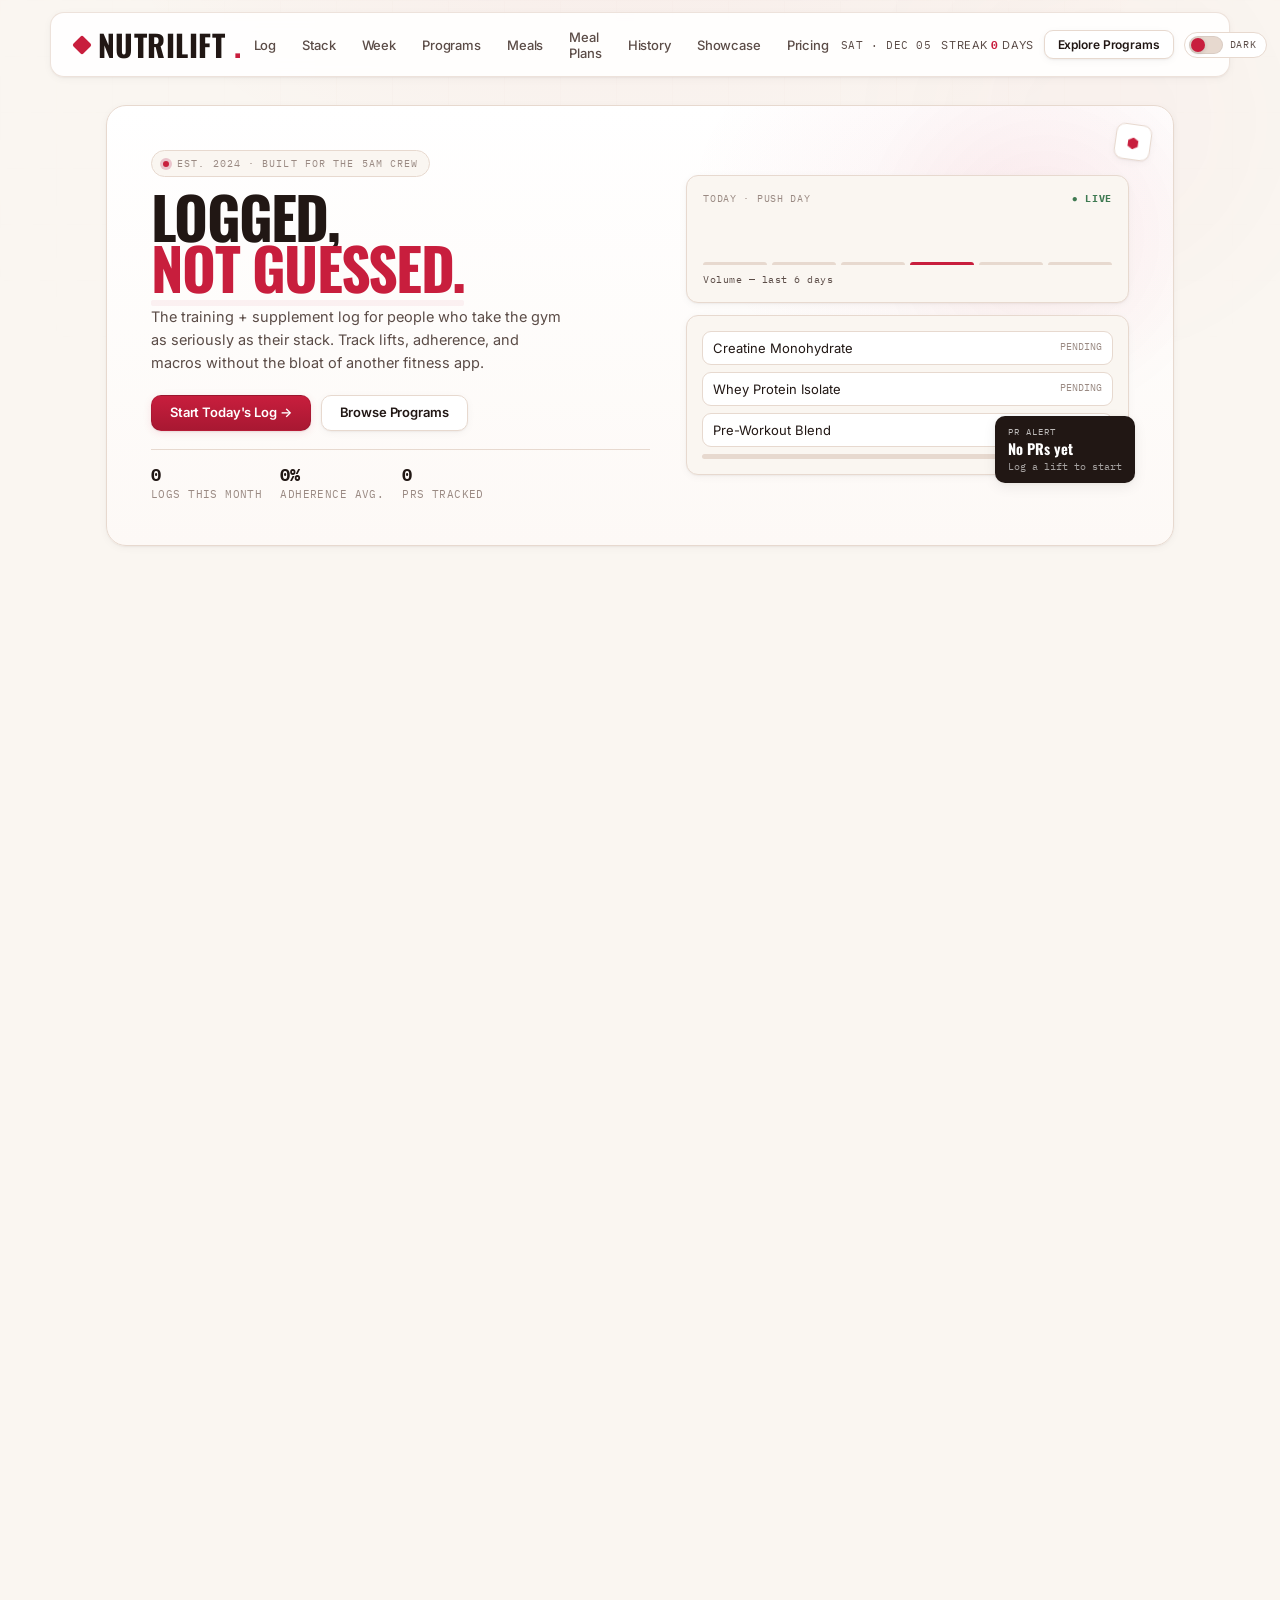
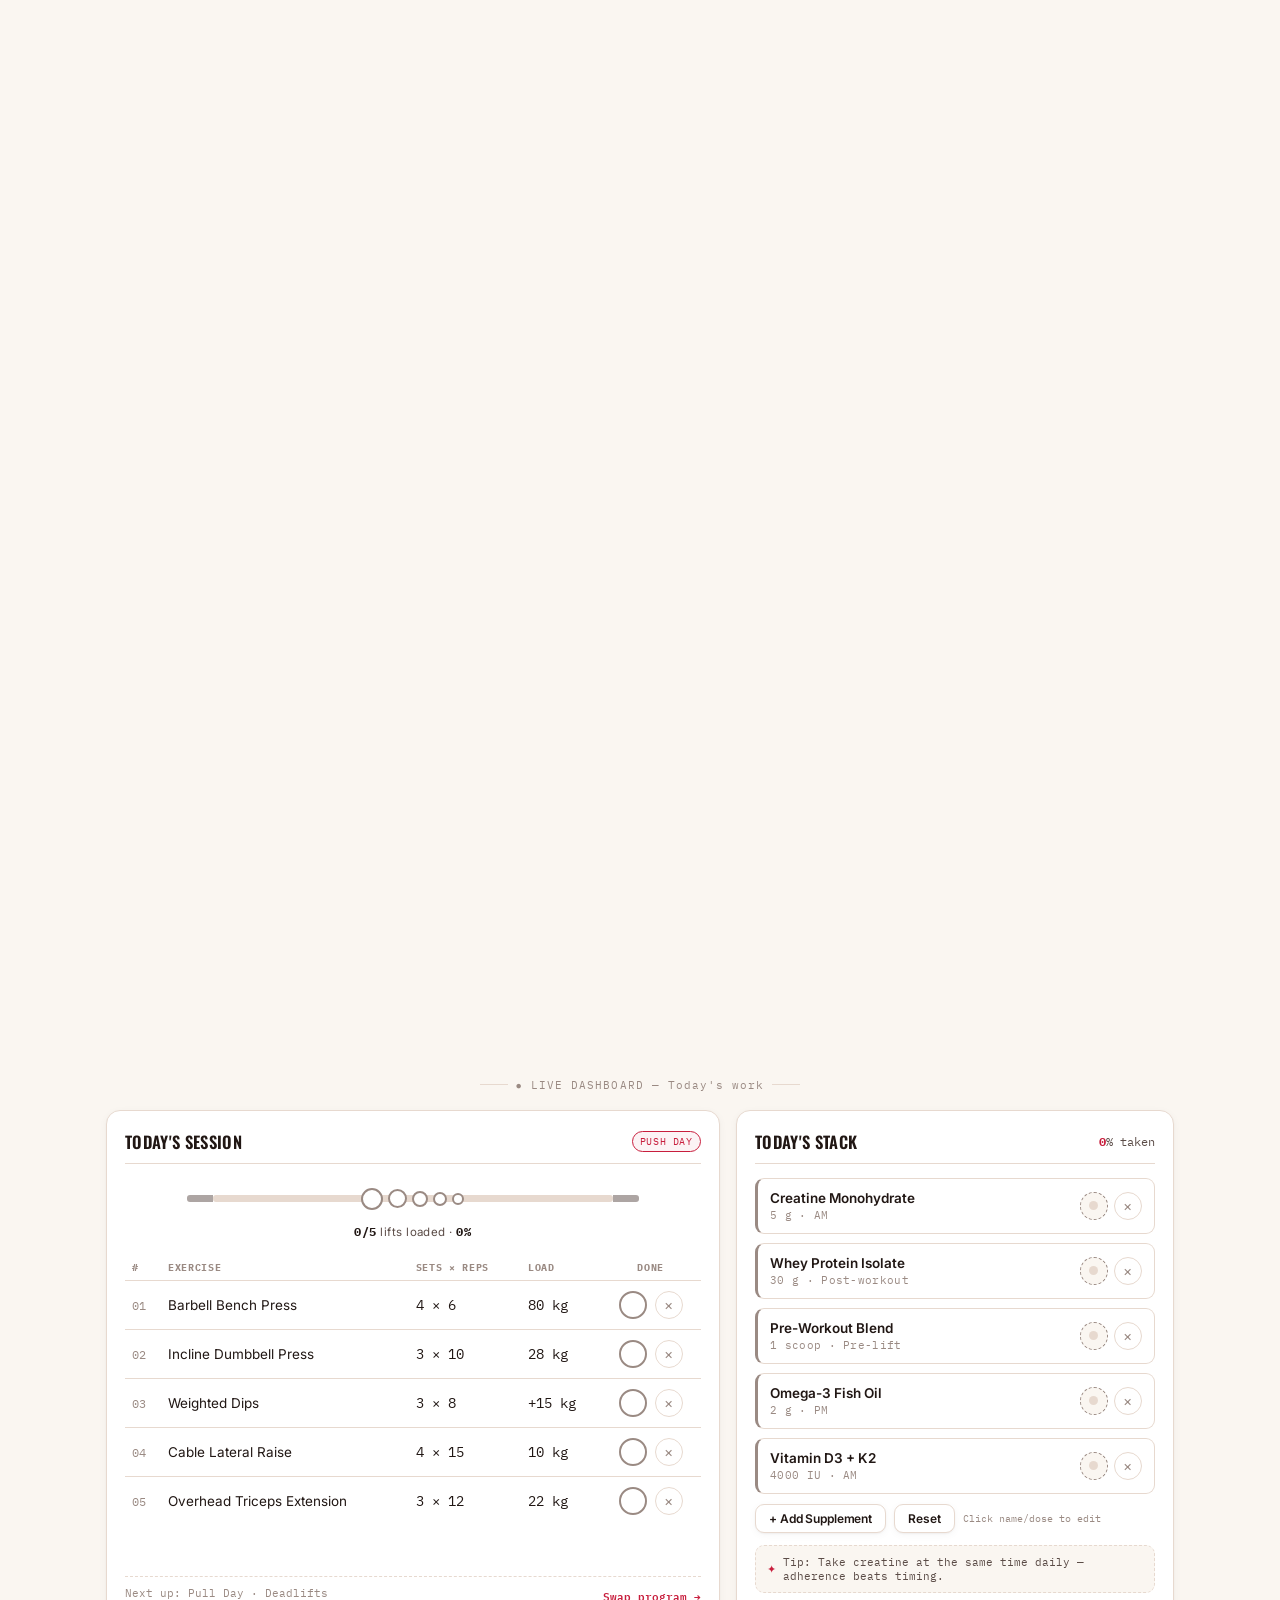
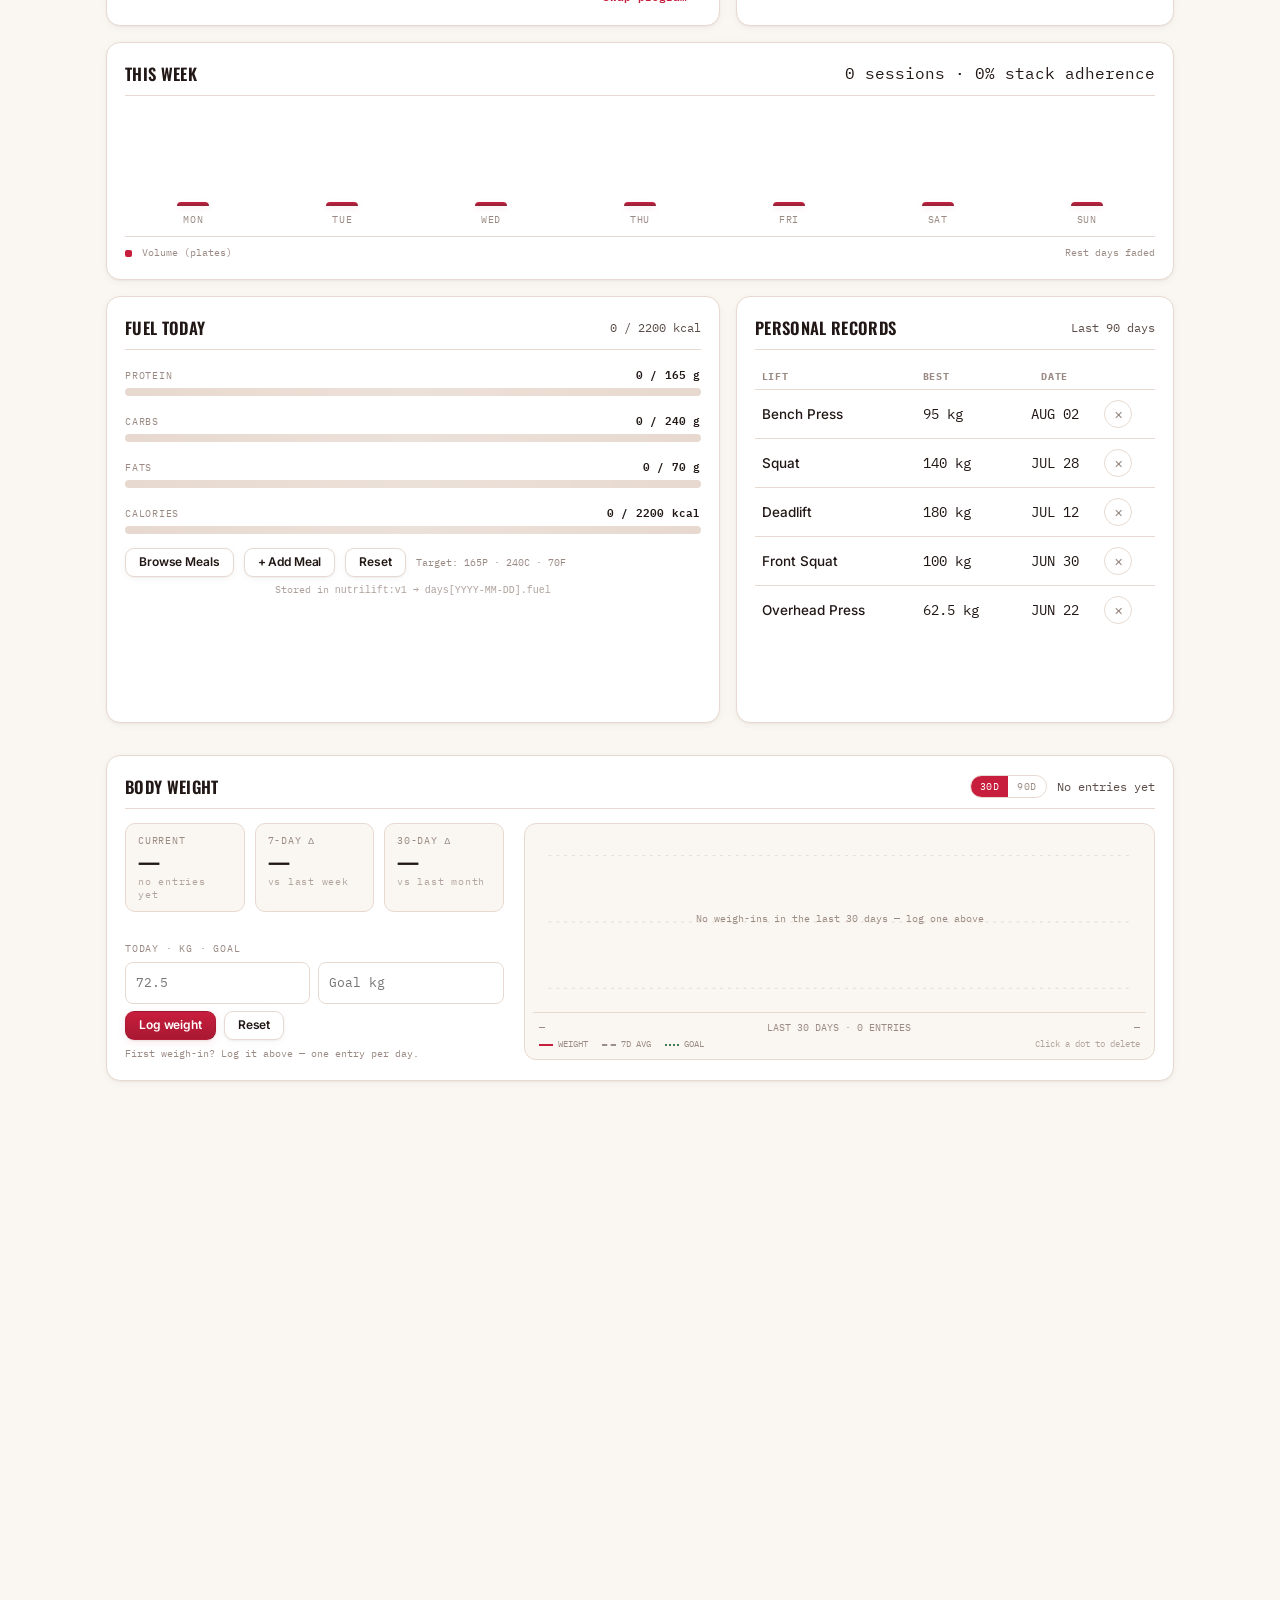
<file: index.html>
<!DOCTYPE html>
<html lang="en" data-theme="light">
<head>
  <meta charset="UTF-8">
  <meta name="viewport" content="width=device-width, initial-scale=1.0">
  <meta name="description" content="Nutrilift — training and supplement stack log. Log your lifts, track your macros, and keep the streak alive.">
  <meta name="theme-color" content="#C81E3D">
  <title>Nutrilift — Training & Stack Log</title>
  <link rel="icon" href="data:image/svg+xml,%3Csvg xmlns='http://www.w3.org/2000/svg' viewBox='0 0 32 32'%3E%3Crect x='7' y='7' width='18' height='18' rx='2' fill='%23C81E3D' transform='rotate(45 16 16)'/%3E%3Crect x='12.5' y='12.5' width='7' height='7' fill='white' opacity='0.92' transform='rotate(45 16 16)'/%3E%3C/svg%3E">
  <link rel="preconnect" href="https://fonts.googleapis.com">
  <link rel="preconnect" href="https://fonts.gstatic.com" crossorigin>
  <link href="https://fonts.googleapis.com/css2?family=Oswald:wght@500;600;700&family=Inter:wght@400;500;600;700&family=IBM+Plex+Mono:wght@500;600&display=swap" rel="stylesheet">
  <link rel="stylesheet" href="style.css">
  <script>
    (function() {
      try {
        var s = JSON.parse(localStorage.getItem("nutrilift:v1") || "{}");
        var t = s.theme || (window.matchMedia("(prefers-color-scheme: dark)").matches ? "dark" : "light");
        document.documentElement.setAttribute("data-theme", t);
      } catch (e) {}
    })();
  </script>
</head>
<body>
  <a href="#dashboard" class="skip-link">Skip to content</a>
  <div class="scene-bg" aria-hidden="true"><div class="scene-grid"></div><div class="orb orb-1"></div></div>

  <!-- Masthead -->
  <header class="masthead">
    <div class="masthead-left">
      <a href="index.html" class="wordmark"><span class="mark"></span>NUTRILIFT<span class="dot">.</span></a>
    </div>
    <nav class="masthead-center" aria-label="Primary">
      <a href="#log">Log</a>
      <a href="#stack">Stack</a>
      <a href="#week">Week</a>
      <a href="programs.html">Programs</a>
      <a href="meals.html">Meals</a>
      <a href="meal-plans.html">Meal Plans</a>
      <a href="history.html">History</a>
      <a href="showcase.html">Showcase</a>
      <a href="#pricing">Pricing</a>
    </nav>
    <button type="button" id="mobileNavToggle" class="mobile-toggle" aria-label="Toggle navigation" aria-expanded="false" aria-controls="mobileNav">☰</button>
    <nav id="mobileNav" class="mobile-nav" aria-hidden="true" aria-label="Mobile">
      <a href="#log">Log</a><a href="#stack">Stack</a><a href="#week">Week</a><a href="programs.html">Programs</a><a href="meals.html">Meals</a><a href="meal-plans.html">Meal Plans</a><a href="history.html">History</a><a href="showcase.html">Showcase</a><a href="#pricing">Pricing</a>
    </nav>
    <div class="masthead-right">
      <span class="date-badge mono" id="dateBadge"></span>
      <span class="streak">STREAK <strong class="mono" id="streakCount">0</strong> DAYS</span>
      <a href="programs.html" class="btn btn-sm btn-outline hide-mobile">Explore Programs</a>
      <button id="themeToggle" class="mode-switch" aria-pressed="false" aria-label="Switch to dark mode">
        <span class="switch-track"><span class="switch-thumb"></span></span>
        <span class="switch-label">DARK</span>
      </button>
    </div>
  </header>

  <!-- HERO -->
  <section class="hero">
    <div class="hero-inner tilt-3d subtle-tilt" data-tilt id="heroInner">
      <div class="hero-ambient" aria-hidden="true"><div class="hero-glow"></div></div>
      <div class="hero-float" aria-hidden="true"><span>⬢</span></div>
      <div class="hero-copy">
        <div class="hero-eyebrow mono"><span class="eyebrow-dot"></span> EST. 2024 · BUILT FOR THE 5AM CREW</div>
        <h1 class="hero-title">LOGGED,<br><span class="accent">NOT GUESSED.</span></h1>
        <p class="hero-sub">The training + supplement log for people who take the gym as seriously as their stack. Track lifts, adherence, and macros without the bloat of another fitness app.</p>
        <div class="hero-actions">
          <a href="#log" class="btn btn-primary">Start Today's Log →</a>
          <a href="programs.html" class="btn btn-ghost">Browse Programs</a>
        </div>
        <div class="hero-stats">
          <div class="h-stat"><strong class="mono">0</strong><span>logs this month</span></div>
          <div class="h-stat"><strong class="mono">0%</strong><span>adherence avg.</span></div>
          <div class="h-stat"><strong class="mono">0</strong><span>PRs tracked</span></div>
        </div>
      </div>
      <div class="hero-visual">
        <div class="hero-card hero-card-main">
          <div class="hero-card-head">
            <span class="mono" id="heroSessionLabel">TODAY · PUSH DAY</span><span class="mono live-dot">● LIVE</span>
          </div>
          <div class="hero-mini-bars">
            <span style="--h:38%"></span><span style="--h:65%"></span><span style="--h:42%"></span><span style="--h:88%"></span><span style="--h:55%"></span><span style="--h:72%"></span>
          </div>
          <div class="hero-mini-label mono">Volume — last 6 days</div>
        </div>
        <div class="hero-card hero-card-stack">
          <div class="hero-stack-row"><span>Creatine</span><span class="mono taken">TAKEN ✓</span></div>
          <div class="hero-stack-row"><span>Whey Isolate</span><span class="mono taken">TAKEN ✓</span></div>
          <div class="hero-stack-row"><span>Pre-Workout</span><span class="mono pending">PENDING</span></div>
          <div class="hero-stack-progress"><span style="width:66%" id="heroStackProgress"></span></div>
        </div>
        <div class="hero-badge">
          <span class="mono">PR ALERT</span>
          <strong>No PRs yet</strong>
          <span class="mono">Log a lift to start</span>
        </div>
      </div>
    </div>
  </section>

  <!-- METHOD / FEATURES -->
  <section class="method" id="method">
    <div class="section-head">
      <span class="mono eyebrow">THE METHOD</span>
      <h2>Three pillars. No fluff.</h2>
      <p>Most apps try to do everything. We obsess over three things and do them absurdly well.</p>
    </div>
    <div class="feature-grid">
      <article class="feature-card">
        <div class="feature-icon">◈</div>
        <h3>Lift Log that respects tempo</h3>
        <p>Sets × reps × load with RPE hints, rest timers, and a barbell that loads as you check off. Zero swipe-fatigue.</p>
        <ul class="mono">
          <li>→ Barbell progress visualization</li>
          <li>→ PR auto-detection</li>
          <li>→ Export to CSV / Sheets</li>
        </ul>
      </article>
      <article class="feature-card featured tilt-3d subtle-tilt" data-tilt>
        <div class="feature-icon">⬢</div>
        <h3>Stack adherence, not reminders spam</h3>
        <p>Your supplement stack is a ritual, not a notification hell. One-tap pop, streaks, and weekly adherence that matters.</p>
        <ul class="mono">
          <li>→ Creatine / Whey / Omega-3 presets</li>
          <li>→ AM / Pre / Post / PM timing</li>
          <li>→ 90-day adherence curve</li>
        </ul>
        <span class="featured-tag mono">MOST LOVED</span>
      </article>
      <article class="feature-card">
        <div class="feature-icon">⬣</div>
        <h3>Fuel without MyFitnessPal trauma</h3>
        <p>Protein, carbs, fats, calories — tracked as bars, not a second job. Set targets once, log with one tap.</p>
        <ul class="mono">
          <li>→ Macro bars with targets</li>
          <li>→ 1-tap meal presets</li>
          <li>→ Weekly avg. & deficit view</li>
        </ul>
      </article>
    </div>
  </section>

  <!-- MAIN DASHBOARD CONTENT -->
  <main class="content" id="dashboard">

    <div class="section-label mono">● LIVE DASHBOARD — Today's work</div>

    <div class="grid">
      <section class="panel session-panel" id="log">
        <div class="panel-head">
          <h2>Today's Session</h2>
          <button type="button" class="session-tag" id="sessionTag" aria-label="Change session — current Push Day" title="Click to switch Push → Pull → Legs">PUSH DAY</button>
        </div>

        <div class="barbell" id="barbell">
          <span class="sleeve left"></span>
          <div class="plates" id="platesRow"></div>
          <span class="sleeve right"></span>
        </div>
        <p class="progress-label"><span class="mono" id="doneCount">0</span><span class="mono">/</span><span class="mono" id="totalCount">5</span> lifts loaded · <span class="mono" id="donePct">0%</span></p>

        <table class="log-sheet" id="logSheet">
          <thead>
            <tr><th>#</th><th>Exercise</th><th>Sets × Reps</th><th>Load</th><th class="th-check">Done</th></tr>
          </thead>
          <tbody>
            <tr data-done="false">
              <td class="idx mono">01</td>
              <td contenteditable="true" data-field="name" spellcheck="false">Barbell Bench Press</td>
              <td class="mono" contenteditable="true" data-field="sets" spellcheck="false">4 × 6</td>
              <td class="mono" contenteditable="true" data-field="load" spellcheck="false">80 kg</td>
              <td class="th-check row-actions"><button type="button" class="check-btn" aria-pressed="false" aria-label="Mark Barbell Bench Press complete"></button><button type="button" class="del-lift icon-btn" aria-label="Delete exercise" title="Delete">×</button></td>
            </tr>
            <tr data-done="false">
              <td class="idx mono">02</td>
              <td contenteditable="true" data-field="name" spellcheck="false">Incline Dumbbell Press</td>
              <td class="mono" contenteditable="true" data-field="sets" spellcheck="false">3 × 10</td>
              <td class="mono" contenteditable="true" data-field="load" spellcheck="false">28 kg</td>
              <td class="th-check row-actions"><button type="button" class="check-btn" aria-pressed="false" aria-label="Mark Incline Dumbbell Press complete"></button><button type="button" class="del-lift icon-btn" aria-label="Delete exercise" title="Delete">×</button></td>
            </tr>
            <tr data-done="false">
              <td class="idx mono">03</td>
              <td contenteditable="true" data-field="name" spellcheck="false">Weighted Dips</td>
              <td class="mono" contenteditable="true" data-field="sets" spellcheck="false">3 × 8</td>
              <td class="mono" contenteditable="true" data-field="load" spellcheck="false">+15 kg</td>
              <td class="th-check row-actions"><button type="button" class="check-btn" aria-pressed="false" aria-label="Mark Weighted Dips complete"></button><button type="button" class="del-lift icon-btn" aria-label="Delete exercise" title="Delete">×</button></td>
            </tr>
            <tr data-done="false">
              <td class="idx mono">04</td>
              <td contenteditable="true" data-field="name" spellcheck="false">Cable Lateral Raise</td>
              <td class="mono" contenteditable="true" data-field="sets" spellcheck="false">4 × 15</td>
              <td class="mono" contenteditable="true" data-field="load" spellcheck="false">10 kg</td>
              <td class="th-check row-actions"><button type="button" class="check-btn" aria-pressed="false" aria-label="Mark Cable Lateral Raise complete"></button><button type="button" class="del-lift icon-btn" aria-label="Delete exercise" title="Delete">×</button></td>
            </tr>
            <tr data-done="false">
              <td class="idx mono">05</td>
              <td contenteditable="true" data-field="name" spellcheck="false">Overhead Triceps Extension</td>
              <td class="mono" contenteditable="true" data-field="sets" spellcheck="false">3 × 12</td>
              <td class="mono" contenteditable="true" data-field="load" spellcheck="false">22 kg</td>
              <td class="th-check row-actions"><button type="button" class="check-btn" aria-pressed="false" aria-label="Mark Overhead Triceps Extension complete"></button><button type="button" class="del-lift icon-btn" aria-label="Delete exercise" title="Delete">×</button></td>
            </tr>
          </tbody>
        </table>
        <div style="display:flex; gap:8px; margin-top:10px; flex-wrap:wrap;">
          <button type="button" class="btn btn-sm btn-outline" id="addLiftBtn">+ Add Exercise</button>
          <button type="button" class="btn btn-sm btn-ghost" id="resetLiftsBtn">Reset Session</button>
          <span class="mono" style="font-size:10px; color:var(--muted); align-self:center;">Click text to edit · saved locally</span>
        </div>
        <div class="panel-foot mono">
          <span id="nextUp">Next up: Pull Day · Deadlifts</span><a href="programs.html">Swap program →</a>
        </div>
      </section>

      <aside class="panel stack-panel" id="stack">
        <div class="panel-head">
          <h2>Today's Stack</h2>
          <span class="adherence mono"><span id="adherencePct">0</span>% taken</span>
        </div>

        <ul class="pill-list" id="pillList">
          <li class="pill-card" data-taken="false">
            <div class="pill-label">
              <span class="pill-name" contenteditable="true" spellcheck="false">Creatine Monohydrate</span>
              <span class="pill-dose mono" contenteditable="true" spellcheck="false">5 g · AM</span>
            </div>
            <div style="display:flex; gap:6px; align-items:center;"><button type="button" class="pop-btn" aria-pressed="false" aria-label="Mark taken"><span class="pop"></span></button><button type="button" class="del-stack icon-btn" aria-label="Delete" title="Delete">×</button></div>
          </li>
          <li class="pill-card" data-taken="false">
            <div class="pill-label">
              <span class="pill-name" contenteditable="true" spellcheck="false">Whey Protein Isolate</span>
              <span class="pill-dose mono" contenteditable="true" spellcheck="false">30 g · Post-workout</span>
            </div>
            <div style="display:flex; gap:6px; align-items:center;"><button type="button" class="pop-btn" aria-pressed="false" aria-label="Mark taken"><span class="pop"></span></button><button type="button" class="del-stack icon-btn" aria-label="Delete" title="Delete">×</button></div>
          </li>
          <li class="pill-card" data-taken="false">
            <div class="pill-label">
              <span class="pill-name" contenteditable="true" spellcheck="false">Pre-Workout Blend</span>
              <span class="pill-dose mono" contenteditable="true" spellcheck="false">1 scoop · Pre-lift</span>
            </div>
            <div style="display:flex; gap:6px; align-items:center;"><button type="button" class="pop-btn" aria-pressed="false" aria-label="Mark taken"><span class="pop"></span></button><button type="button" class="del-stack icon-btn" aria-label="Delete" title="Delete">×</button></div>
          </li>
          <li class="pill-card" data-taken="false">
            <div class="pill-label">
              <span class="pill-name" contenteditable="true" spellcheck="false">Omega-3 Fish Oil</span>
              <span class="pill-dose mono" contenteditable="true" spellcheck="false">2 g · PM</span>
            </div>
            <div style="display:flex; gap:6px; align-items:center;"><button type="button" class="pop-btn" aria-pressed="false" aria-label="Mark taken"><span class="pop"></span></button><button type="button" class="del-stack icon-btn" aria-label="Delete" title="Delete">×</button></div>
          </li>
          <li class="pill-card" data-taken="false">
            <div class="pill-label">
              <span class="pill-name" contenteditable="true" spellcheck="false">Vitamin D3 + K2</span>
              <span class="pill-dose mono" contenteditable="true" spellcheck="false">4000 IU · AM</span>
            </div>
            <div style="display:flex; gap:6px; align-items:center;"><button type="button" class="pop-btn" aria-pressed="false" aria-label="Mark taken"><span class="pop"></span></button><button type="button" class="del-stack icon-btn" aria-label="Delete" title="Delete">×</button></div>
          </li>
        </ul>
        <div style="display:flex; gap:8px; margin-top:10px; flex-wrap:wrap;">
          <button type="button" class="btn btn-sm btn-outline" id="addStackBtn">+ Add Supplement</button>
          <button type="button" class="btn btn-sm btn-ghost" id="resetStackBtn">Reset</button>
          <span class="mono" style="font-size:10px; color:var(--muted); align-self:center;">Click name/dose to edit</span>
        </div>
        <form id="stackForm" hidden style="margin-top:10px; display:grid; gap:8px; background:var(--paper); border:1px solid var(--line); border-radius:9px; padding:10px;">
          <div style="display:grid; grid-template-columns:1.15fr 0.85fr; gap:8px;">
            <label class="mono" style="font-size:10px; color:var(--muted);">Name<input id="stackName" placeholder="Ashwagandha" style="width:100%; margin-top:4px; padding:7px 8px; border:1px solid var(--line); border-radius:7px; background:var(--surface);"></label>
            <label class="mono" style="font-size:10px; color:var(--muted);">Dose<input id="stackDose" placeholder="600 mg · PM" style="width:100%; margin-top:4px; padding:7px 8px; border:1px solid var(--line); border-radius:7px; background:var(--surface);"></label>
          </div>
          <div style="display:flex; gap:8px;"><button type="submit" class="btn btn-primary btn-sm" style="flex:1;">Add</button><button type="button" class="btn btn-ghost btn-sm" id="cancelStackBtn">Cancel</button></div>
        </form>
        <div class="stack-tip mono">
          <span class="tip-icon">✦</span> Tip: Take creatine at the same time daily — adherence beats timing.
        </div>
      </aside>
    </div>

    <section class="panel week-panel" id="week">
      <div class="panel-head">
        <h2>This Week</h2>
        <span class="mono" id="weekSummary">0 sessions · 0% stack adherence</span>
      </div>
      <div class="week-chart">
        <div class="day-col" style="--vol:0"><div class="plate-stack"></div><span class="day-label mono">MON</span></div>
        <div class="day-col" style="--vol:0"><div class="plate-stack"></div><span class="day-label mono">TUE</span></div>
        <div class="day-col" style="--vol:0"><div class="plate-stack"></div><span class="day-label mono">WED</span></div>
        <div class="day-col" style="--vol:0"><div class="plate-stack"></div><span class="day-label mono">THU</span></div>
        <div class="day-col" style="--vol:0"><div class="plate-stack"></div><span class="day-label mono">FRI</span></div>
        <div class="day-col" style="--vol:0"><div class="plate-stack"></div><span class="day-label mono">SAT</span></div>
        <div class="day-col" style="--vol:0"><div class="plate-stack"></div><span class="day-label mono">SUN</span></div>
      </div>
      <div class="week-legend mono"><span><i class="legend-dot"></i> Volume (plates)</span><span>Rest days faded</span></div>
    </section>

    <div class="grid">
      <section class="panel nutrition-panel" id="fuelPanel" aria-label="Fuel Today">
        <div class="panel-head">
          <h2>Fuel Today</h2>
          <span class="adherence mono" id="fuelKcalHead">0 / 2200 kcal</span>
        </div>
        <div class="macro-list" id="macroList">
          <div class="macro" data-macro="protein" style="--pct:0">
            <div class="macro-top"><span>PROTEIN</span><span class="macro-nums mono" id="proteinText">0 / 165 g</span></div>
            <div class="macro-bar"><span class="macro-fill" id="proteinFill"></span></div>
          </div>
          <div class="macro" data-macro="carbs" style="--pct:0">
            <div class="macro-top"><span>CARBS</span><span class="macro-nums mono" id="carbsText">0 / 240 g</span></div>
            <div class="macro-bar"><span class="macro-fill" id="carbsFill"></span></div>
          </div>
          <div class="macro" data-macro="fats" style="--pct:0">
            <div class="macro-top"><span>FATS</span><span class="macro-nums mono" id="fatsText">0 / 70 g</span></div>
            <div class="macro-bar"><span class="macro-fill" id="fatsFill"></span></div>
          </div>
          <div class="macro" data-macro="kcal" style="--pct:0">
            <div class="macro-top"><span>CALORIES</span><span class="macro-nums mono" id="kcalText">0 / 2200 kcal</span></div>
            <div class="macro-bar"><span class="macro-fill" id="kcalFill"></span></div>
          </div>
        </div>
        <div class="macro-actions">
          <a href="meals.html" class="btn btn-sm btn-ghost">Browse Meals</a>
          <button type="button" class="btn btn-sm btn-outline" id="addMealBtn">+ Add Meal</button>
          <button type="button" class="btn btn-sm btn-ghost" id="resetFuelBtn" title="Reset today">Reset</button>
          <span class="mono macro-hint">Target: 165P · 240C · 70F</span>
        </div>
        <form id="mealForm" hidden style="margin-top:12px; display:grid; gap:8px; background:var(--paper); border:1px solid var(--line); border-radius:9px; padding:10px;">
          <div style="display:grid; grid-template-columns:1fr 1fr; gap:8px;">
            <label class="mono" style="font-size:10px; color:var(--muted);">Protein g<input type="number" inputmode="decimal" id="mProtein" min="0" max="300" placeholder="25" style="width:100%; margin-top:4px; padding:7px 8px; border:1px solid var(--line); border-radius:7px; background:var(--surface);"></label>
            <label class="mono" style="font-size:10px; color:var(--muted);">Carbs g<input type="number" inputmode="decimal" id="mCarbs" min="0" max="500" placeholder="40" style="width:100%; margin-top:4px; padding:7px 8px; border:1px solid var(--line); border-radius:7px; background:var(--surface);"></label>
            <label class="mono" style="font-size:10px; color:var(--muted);">Fats g<input type="number" inputmode="decimal" id="mFats" min="0" max="200" placeholder="12" style="width:100%; margin-top:4px; padding:7px 8px; border:1px solid var(--line); border-radius:7px; background:var(--surface);"></label>
            <label class="mono" style="font-size:10px; color:var(--muted);">Kcal<input type="number" inputmode="decimal" id="mKcal" min="0" max="3000" placeholder="350" style="width:100%; margin-top:4px; padding:7px 8px; border:1px solid var(--line); border-radius:7px; background:var(--surface);"></label>
          </div>
          <div class="mono" style="font-size:10px; color:var(--muted);">Quick presets:</div>
          <div style="display:flex; gap:6px; flex-wrap:wrap;">
            <button type="button" class="btn btn-sm btn-ghost" data-preset="whey" style="font-size:11px;">Whey 25P 3C 2F 130kcal</button>
            <button type="button" class="btn btn-sm btn-ghost" data-preset="meal" style="font-size:11px;">Meal 35P 45C 15F 455kcal</button>
            <button type="button" class="btn btn-sm btn-ghost" data-preset="snack" style="font-size:11px;">Snack 10P 20C 8F 190kcal</button>
          </div>
          <div style="display:flex; gap:8px;">
            <button type="submit" class="btn btn-primary btn-sm" style="flex:1;">Save meal</button>
            <button type="button" class="btn btn-ghost btn-sm" id="cancelMealBtn">Cancel</button>
          </div>
          <span class="mono" style="font-size:10px; color:var(--muted);">Saved to localStorage · persists per day</span>
        </form>
        <div class="mono" style="font-size:10px; color:var(--muted); margin-top:6px; text-align:center; opacity:0.8;">Stored in <code>nutrilift:v1</code> → <code>days[YYYY-MM-DD].fuel</code></div>
      </section>

      <section class="panel pr-panel">
        <div class="panel-head">
          <h2>Personal Records</h2>
          <span class="adherence mono">Last 90 days</span>
        </div>
        <table class="pr-sheet" id="prSheet">
          <thead>
            <tr><th>Lift</th><th>Best</th><th class="th-check">Date</th><th></th></tr>
          </thead>
          <tbody>
            <tr><td contenteditable="true" spellcheck="false">Bench Press</td><td class="mono" contenteditable="true" spellcheck="false">95 kg</td><td class="mono th-check" contenteditable="true" spellcheck="false">AUG 02</td><td style="text-align:center;"><button type="button" class="del-pr icon-btn" aria-label="Delete">×</button></td></tr>
            <tr><td contenteditable="true" spellcheck="false">Squat</td><td class="mono" contenteditable="true" spellcheck="false">140 kg</td><td class="mono th-check" contenteditable="true" spellcheck="false">JUL 28</td><td style="text-align:center;"><button type="button" class="del-pr icon-btn" aria-label="Delete">×</button></td></tr>
            <tr><td contenteditable="true" spellcheck="false">Deadlift</td><td class="mono" contenteditable="true" spellcheck="false">180 kg</td><td class="mono th-check" contenteditable="true" spellcheck="false">JUL 12</td><td style="text-align:center;"><button type="button" class="del-pr icon-btn" aria-label="Delete">×</button></td></tr>
            <tr><td contenteditable="true" spellcheck="false">Front Squat</td><td class="mono" contenteditable="true" spellcheck="false">100 kg</td><td class="mono th-check" contenteditable="true" spellcheck="false">JUN 30</td><td style="text-align:center;"><button type="button" class="del-pr icon-btn" aria-label="Delete">×</button></td></tr>
            <tr><td contenteditable="true" spellcheck="false">Overhead Press</td><td class="mono" contenteditable="true" spellcheck="false">62.5 kg</td><td class="mono th-check" contenteditable="true" spellcheck="false">JUN 22</td><td style="text-align:center;"><button type="button" class="del-pr icon-btn" aria-label="Delete">×</button></td></tr>
          </tbody>
        </table>
        <div style="display:flex; gap:8px; margin-top:10px; flex-wrap:wrap;">
          <button type="button" class="btn btn-sm btn-outline" id="addPrBtn">+ Add PR</button>
          <button type="button" class="btn btn-sm btn-ghost" id="resetPrBtn">Reset</button>
          <span class="mono" style="font-size:10px; color:var(--muted); align-self:center;">Click to edit · saved locally</span>
        </div>
        <a href="history.html" class="pr-link mono">See log history →</a>
      </section>
    </div>

    <section class="panel weight-panel" id="weightPanel" aria-label="Body Weight">
      <div class="panel-head">
        <h2>Body Weight</h2>
        <div class="weight-head-right">
          <div class="weight-ranges" role="group" aria-label="Chart range">
            <button type="button" class="active" data-range="30" aria-pressed="true">30D</button>
            <button type="button" data-range="90" aria-pressed="false">90D</button>
          </div>
          <span class="adherence mono" id="weightHead">No entries yet</span>
        </div>
      </div>
      <div class="weight-layout">
        <div class="weight-side">
          <div class="weight-stats">
            <div class="weight-stat"><span class="mono">CURRENT</span><strong id="wCurrent">—</strong><span class="mono weight-sub" id="wCurrentDate">no entries yet</span></div>
            <div class="weight-stat"><span class="mono">7-DAY Δ</span><strong id="wDelta7" class="w-delta">—</strong><span class="mono weight-sub">vs last week</span></div>
            <div class="weight-stat"><span class="mono">30-DAY Δ</span><strong id="wDelta30" class="w-delta">—</strong><span class="mono weight-sub">vs last month</span></div>
          </div>
          <form id="weightForm" class="weight-form">
            <label class="mono" for="weightInput">TODAY · KG · GOAL</label>
            <div class="weight-row">
              <input type="number" inputmode="decimal" id="weightInput" min="20" max="400" step="0.1" placeholder="72.5" aria-label="Today's body weight in kilograms">
              <input type="number" inputmode="decimal" id="weightGoal" min="20" max="400" step="0.1" placeholder="Goal kg" aria-label="Goal body weight in kilograms (optional)">
            </div>
            <div class="weight-row">
              <button type="submit" class="btn btn-primary btn-sm">Log weight</button>
              <button type="button" class="btn btn-sm btn-ghost" id="resetWeightBtn" title="Delete all weight entries">Reset</button>
            </div>
            <span class="mono weight-hint" id="weightHint">First weigh-in? Log it above — one entry per day.</span>
          </form>
        </div>
        <div class="weight-chart-wrap" id="weightChartWrap">
          <svg id="weightChart" class="weight-chart" role="img" aria-label="Body weight trend, last 30 days"></svg>
          <div class="weight-chart-foot mono"><span id="wRangeStart">—</span><span id="wRangeMeta">LAST 30 DAYS · 0 ENTRIES</span><span id="wRangeEnd">—</span></div>
          <div class="weight-legend mono"><span><i class="wl-line"></i>WEIGHT</span><span><i class="wl-dash"></i>7D AVG</span><span><i class="wl-goal"></i>GOAL</span><span class="wl-hint">Click a dot to delete</span></div>
        </div>
      </div>
    </section>

  </main>

  <!-- INSIGHTS STRIP -->
  <section class="insights">
    <div class="insights-inner">
      <div class="insight-card">
        <span class="mono insight-kicker">STREAK MATH</span>
        <strong id="insightStreak">0 days</strong>
        <span class="mono">longest streak this year</span>
      </div>
      <div class="insight-card">
        <span class="mono insight-kicker">VOLUME</span>
        <strong id="insightVolume">0%</strong>
        <span class="mono">vs last 4 weeks</span>
      </div>
      <div class="insight-card">
        <span class="mono insight-kicker">ADHERENCE</span>
        <strong id="insightAdherence">0%</strong>
        <span class="mono">stack taken (90d avg)</span>
      </div>
      <div class="insight-card cta">
        <p>Your week in one email. No spam, just numbers.</p>
          <div class="inline-form">
          <input type="email" placeholder="you@email.com" aria-label="Email for weekly recap">
          <button type="button" class="btn btn-primary btn-sm" id="recapBtn">Get recap</button>
        </div>
      </div>
    </div>
  </section>

  <!-- PROGRAMS TEASER -->
  <section class="programs-teaser" id="programs-teaser">
    <div class="section-head">
      <span class="mono eyebrow">PROGRAM LIBRARY</span>
      <h2>Pick a program. Stick to it.</h2>
      <p>Six proven splits — from beginner 3-day to comp-peaking 6-day. Every set logged here.</p>
    </div>
    <div class="teaser-grid">
      <article class="program-card">
        <span class="mono program-meta">3 DAY · BEGINNER</span>
        <h3>Full-Body Foundation</h3>
        <p>Compound-first, 45-min sessions. Build base strength without living in the gym.</p>
        <div class="program-tags mono"><span>Squat</span><span>Bench</span><span>Row</span></div>
        <a href="programs.html" class="mono program-link">View program →</a>
      </article>
      <article class="program-card featured tilt-3d subtle-tilt" data-tilt>
        <span class="mono program-meta">5 DAY · INTERMEDIATE ★ POPULAR</span>
        <h3>Push / Pull / Legs Pro</h3>
        <p>Our most-logged split. Push, pull, legs, upper, lower — with progressive overload built in.</p>
        <div class="program-tags mono"><span>5× week</span><span>~70 min</span><span>PPL</span></div>
        <a href="programs.html" class="mono program-link">View program →</a>
      </article>
      <article class="program-card">
        <span class="mono program-meta">4 DAY · STRENGTH</span>
        <h3>Upper / Lower Power</h3>
        <p>Heavy upper, heavy lower, volume upper, volume lower. For lifters chasing numbers.</p>
        <div class="program-tags mono"><span>Strength</span><span>Hypertrophy</span><span>Peaking</span></div>
        <a href="programs.html" class="mono program-link">View program →</a>
      </article>
    </div>
    <a href="programs.html" class="btn btn-outline">Browse all 6 programs</a>
  </section>

  <!-- PRICING -->
  <section class="pricing" id="pricing">
    <div class="section-head">
      <span class="mono eyebrow">PRICING</span>
      <h2>Pay for iron, not for features you'll never use.</h2>
      <p>Free forever for logging. Pro is for streak-obsessed humans.</p>
    </div>
    <div class="pricing-grid">
      <article class="price-card">
        <h3>Starter</h3>
        <div class="price"><strong class="mono">₹0</strong><span class="mono">/ forever</span></div>
        <ul class="mono">
          <li>✓ Unlimited lift logging</li>
          <li>✓ 5-supplement stack</li>
          <li>✓ Weekly volume chart</li>
          <li class="muted">— No export / no insights</li>
        </ul>
        <a href="#log" class="btn btn-outline btn-block">Stay Free</a>
      </article>
      <article class="price-card popular tilt-3d subtle-tilt" data-tilt>
        <div class="popular-badge mono">MOST CHOSEN</div>
        <h3>Pro</h3>
        <div class="price"><strong class="mono">₹199</strong><span class="mono">/ month</span></div>
        <ul class="mono">
          <li>✓ Everything in Starter</li>
          <li>✓ Unlimited stack + history</li>
          <li>✓ PR timeline & streak freeze</li>
          <li>✓ CSV export & weekly email</li>
          <li>✓ Program library + swaps</li>
        </ul>
        <a href="programs.html" class="btn btn-primary btn-block">Get Pro — 14 days free</a>
        <span class="mono price-note">Cancel anytime. No questions.</span>
      </article>
      <article class="price-card">
        <h3>Squad</h3>
        <div class="price"><strong class="mono">₹499</strong><span class="mono">/ month</span></div>
        <ul class="mono">
          <li>✓ Everything in Pro</li>
          <li>✓ 5 seats — coach + lifters</li>
          <li>✓ Shared leaderboards</li>
          <li>✓ Coach comments on logs</li>
        </ul>
        <a href="programs.html" class="btn btn-outline btn-block">Start Squad</a>
      </article>
    </div>
  </section>

  <!-- FAQ -->
  <section class="faq" id="faq">
    <div class="section-head">
      <span class="mono eyebrow">FAQ</span>
      <h2>Straight answers.</h2>
    </div>
    <div class="faq-list">
      <details class="faq-item" open>
        <summary><span>Do I need to create an account?</span><span class="faq-icon"></span></summary>
        <p>No. Everything saves locally in your browser. Add to home screen and it behaves like an app. Account sync is coming for Pro.</p>
      </details>
      <details class="faq-item">
        <summary><span>Can I change exercises in Today's Session?</span><span class="faq-icon"></span></summary>
        <p>Yes — the table is just a starter Push Day. Swap any row, it persists for today, and your PRs track whatever you log.</p>
      </details>
      <details class="faq-item">
        <summary><span>How is the streak calculated?</span><span class="faq-icon"></span></summary>
        <p>A day counts if you log at least one lift or one supplement. Today is forgiven until midnight — yesterday's streak stays alive until you miss it.</p>
      </details>
      <details class="faq-item">
        <summary><span>Is my data private?</span><span class="faq-icon"></span></summary>
        <p>100% localStorage. Nothing leaves your device. Clear storage = reset. We don't sell supplements, we log them.</p>
      </details>
      <details class="faq-item">
        <summary><span>Dark mode?</span><span class="faq-icon"></span></summary>
        <p>Toggle top-right. It remembers your choice and respects system preference on first visit.</p>
      </details>
    </div>
  </section>

  <!-- EXTERNAL FITNESS RESOURCES — curated, opens in new tab -->
  <section class="external-resources" id="resources" aria-label="Trusted fitness resources">
    <div class="section-head">
      <span class="mono eyebrow">LEARN MORE</span>
      <h2>Trusted fitness resources</h2>
      <p>Curated external guides — opens in new tab, never leaves your log.</p>
    </div>
    <div class="resource-grid">
      <a href="https://www.bodybuilding.com/content/training.html" target="_blank" rel="noopener noreferrer" class="resource-card"><span class="mono resource-kicker">TRAINING</span><strong>Bodybuilding.com — Training Hub</strong><span>Programs, form guides &amp; exercise database</span><span class="mono resource-link">Visit →</span></a>
      <a href="https://www.healthline.com/nutrition" target="_blank" rel="noopener noreferrer" class="resource-card"><span class="mono resource-kicker">NUTRITION</span><strong>Healthline Nutrition</strong><span>Evidence-based articles on macros &amp; micros</span><span class="mono resource-link">Visit →</span></a>
      <a href="https://www.nerdfitness.com/blog/" target="_blank" rel="noopener noreferrer" class="resource-card"><span class="mono resource-kicker">BEGINNER</span><strong>Nerd Fitness</strong><span>Friendly strength &amp; habit guides</span><span class="mono resource-link">Visit →</span></a>
      <a href="https://examine.com/supplements/" target="_blank" rel="noopener noreferrer" class="resource-card"><span class="mono resource-kicker">SUPPLEMENTS</span><strong>Examine.com</strong><span>Unbiased supplement research breakdowns</span><span class="mono resource-link">Visit →</span></a>
      <a href="https://www.myfitnesspal.com/blog" target="_blank" rel="noopener noreferrer" class="resource-card"><span class="mono resource-kicker">TRACKING</span><strong>MyFitnessPal Blog</strong><span>Calorie &amp; macro tracking tips</span><span class="mono resource-link">Visit →</span></a>
      <a href="https://www.fitnessblender.com/articles" target="_blank" rel="noopener noreferrer" class="resource-card"><span class="mono resource-kicker">WORKOUTS</span><strong>Fitness Blender</strong><span>Free workout videos &amp; plans</span><span class="mono resource-link">Visit →</span></a>
    </div>
    <p class="mono" style="text-align:center; font-size:10.5px; color:var(--muted); margin-top:12px;">External sites — Nutrilift does not track you there.</p>
  </section>

  <!-- FINAL CTA -->
  <section class="cta-banner">
    <div class="cta-inner">
      <h2>Start today's log. <span>Keep the streak.</span></h2>
      <p class="mono">Push Day is waiting. It takes 12 seconds to log your first set.</p>
      <div class="cta-actions">
        <a href="#log" class="btn btn-primary btn-lg">Log Today's Session →</a>
        <a href="programs.html" class="btn btn-ghost btn-lg">Explore Programs</a>
      </div>
    </div>
  </section>

  <footer class="site-footer">
    <div class="footer-grid">
      <div class="footer-brand-col">
        <span class="footer-brand">NUTRILIFT<span>.</span></span>
        <p>Logged, not guessed. Training & stack log for the 5am crew. No ads, no supplement store, just the log.</p>
        <div class="footer-social mono">
          <a href="history.html">History</a><a href="showcase.html">Showcase</a>
        </div>
      </div>
      <div class="footer-col">
        <span class="mono footer-title">Product</span>
        <a href="#log">Today's Log</a><a href="#stack">Stack</a><a href="programs.html">Programs</a><a href="#pricing">Pricing</a>
      </div>
      <div class="footer-col">
        <span class="mono footer-title">Resources</span>
        <a href="#method">The Method</a><a href="#week">This Week</a><a href="#faq">FAQ</a><a href="showcase.html">Showcase</a>
      </div>
      <div class="footer-col">
        <span class="mono footer-title">Stay in the loop</span>
        <p class="mono footer-note">Weekly volume + adherence recap. Unsubscribe anytime.</p>
        <form class="footer-form" onsubmit="event.preventDefault(); this.reset(); window.NutriliftToast && window.NutriliftToast('You\'re on the list — check your inbox.');">
          <input type="email" placeholder="you@email.com" required aria-label="Email">
          <button class="btn btn-primary btn-sm" type="submit">Subscribe</button>
        </form>
      </div>
    </div>
    <div class="footer-bottom mono">
      <span>© <span id="footerYear">2026</span> Nutrilift · Built for lifters, not influencers. <span class="hide-mobile">· Press <kbd>?</kbd> for shortcuts, <kbd>t</kbd> theme</span></span>
      <span>SQUAT · BENCH · DEADLIFT · RINSE · REPEAT</span>
    </div>
  </footer>

  <div class="toast-stack" id="toastStack" aria-live="polite" aria-atomic="true"></div>
  <script src="script.js"></script>
</body>
</html>
</file>
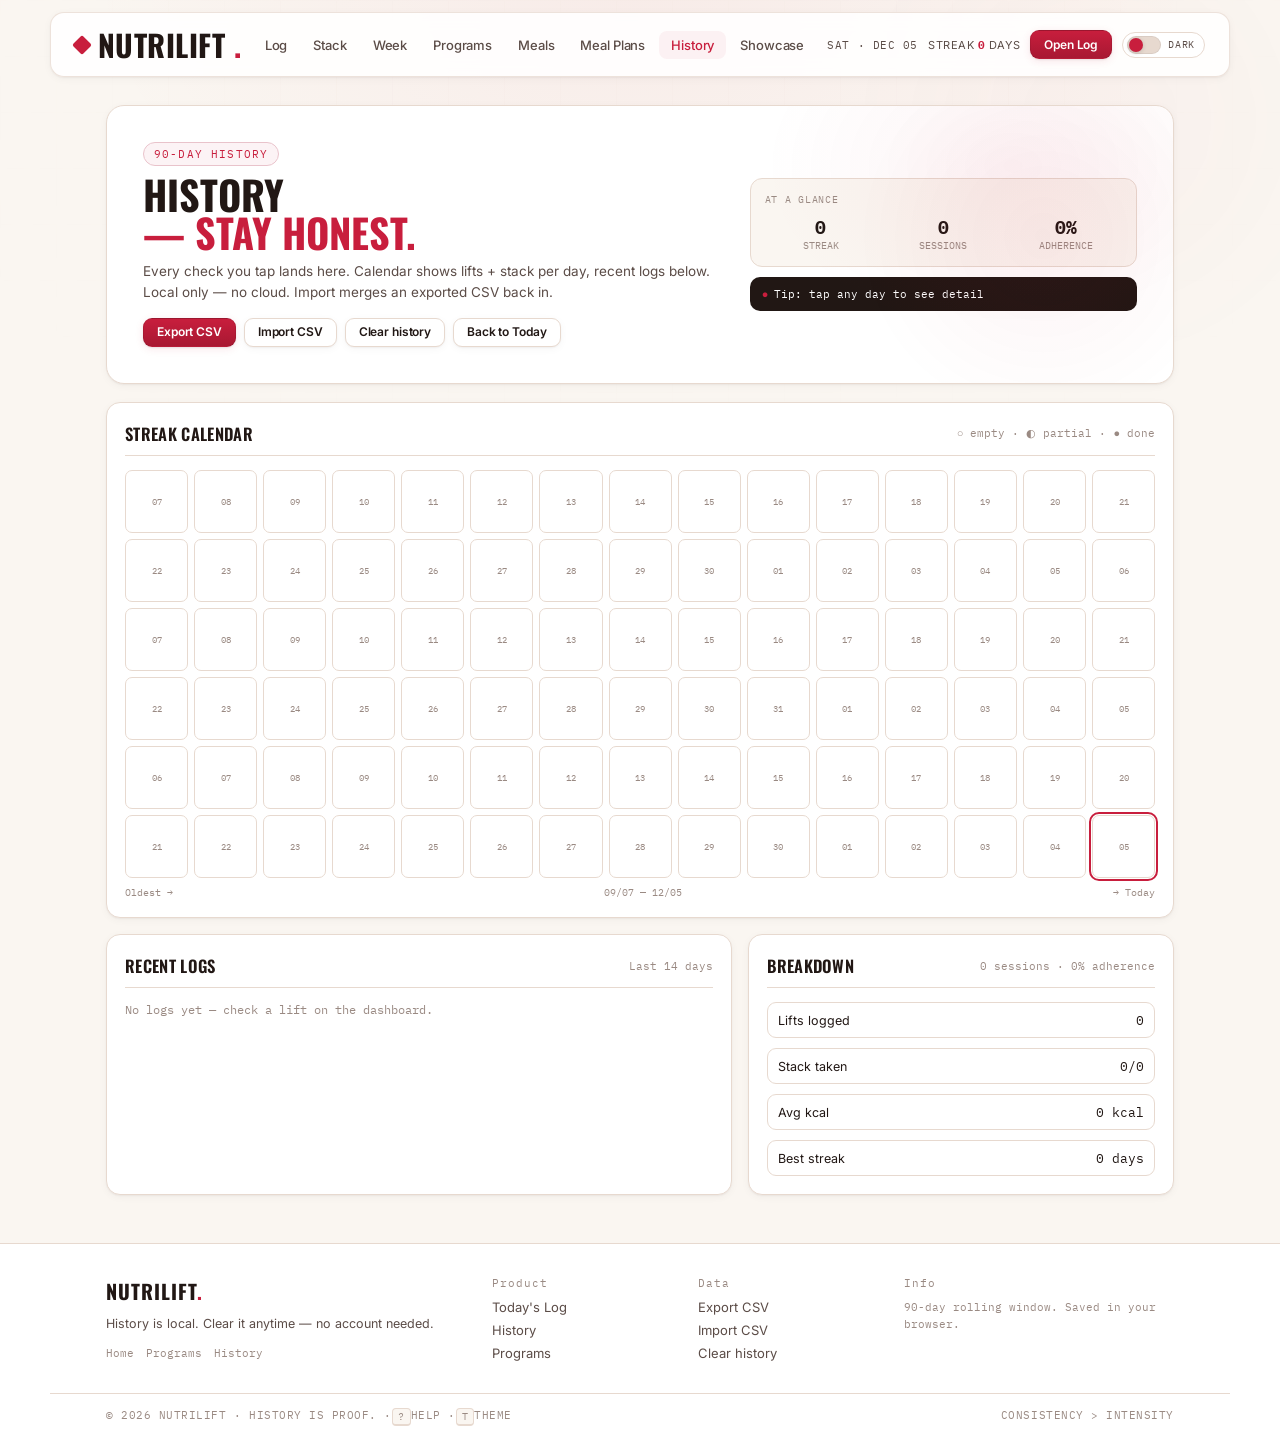
<file: history.html>
<!DOCTYPE html>
<html lang="en" data-theme="light">
<head>
  <meta charset="UTF-8">
  <meta name="viewport" content="width=device-width, initial-scale=1.0">
  <meta name="description" content="Nutrilift History — 90 days of lifts, stack, and streaks. Your consistency, visualized.">
  <meta name="theme-color" content="#C81E3D">
  <title>History — Nutrilift</title>
  <link rel="icon" href="data:image/svg+xml,%3Csvg xmlns='http://www.w3.org/2000/svg' viewBox='0 0 32 32'%3E%3Crect x='7' y='7' width='18' height='18' rx='2' fill='%23C81E3D' transform='rotate(45 16 16)'/%3E%3Crect x='12.5' y='12.5' width='7' height='7' fill='white' opacity='0.92' transform='rotate(45 16 16)'/%3E%3C/svg%3E">
  <link rel="preconnect" href="https://fonts.googleapis.com">
  <link rel="preconnect" href="https://fonts.gstatic.com" crossorigin>
  <link href="https://fonts.googleapis.com/css2?family=Oswald:wght@500;600;700&family=Inter:wght@400;500;600;700&family=IBM+Plex+Mono:wght@500;600&display=swap" rel="stylesheet">
  <link rel="stylesheet" href="style.css">
  <script>
    (function(){try{var s=JSON.parse(localStorage.getItem("nutrilift:v1")||"{}");var t=s.theme||(window.matchMedia("(prefers-color-scheme: dark)").matches?"dark":"light");document.documentElement.setAttribute("data-theme",t);}catch(e){}})();
  </script>
</head>
<body>
  <a href="#historyGrid" class="skip-link">Skip to content</a>
  <div class="scene-bg" aria-hidden="true"><div class="scene-grid"></div><div class="orb orb-1"></div></div>
  <header class="masthead">
    <div class="masthead-left"><a href="index.html" class="wordmark"><span class="mark"></span>NUTRILIFT<span class="dot">.</span></a></div>
    <nav class="masthead-center" aria-label="Primary">
      <a href="index.html#log">Log</a>
      <a href="index.html#stack">Stack</a>
      <a href="index.html#week">Week</a>
      <a href="programs.html">Programs</a>
      <a href="meals.html">Meals</a>
      <a href="meal-plans.html">Meal Plans</a>
      <a href="history.html" class="active">History</a>
      <a href="showcase.html">Showcase</a>
    </nav>
    <button type="button" id="mobileNavToggle" class="mobile-toggle" aria-label="Toggle navigation" aria-expanded="false" aria-controls="mobileNav">☰</button>
    <nav id="mobileNav" class="mobile-nav" aria-hidden="true" aria-label="Mobile">
      <a href="index.html#log">Log</a><a href="index.html#stack">Stack</a><a href="index.html#week">Week</a><a href="programs.html">Programs</a><a href="meals.html">Meals</a><a href="meal-plans.html">Meal Plans</a><a href="history.html">History</a><a href="showcase.html">Showcase</a><a href="index.html#pricing">Pricing</a>
    </nav>
    <div class="masthead-right">
      <span class="date-badge mono" id="dateBadge"></span>
      <span class="streak">STREAK <strong class="mono" id="streakCount">0</strong> DAYS</span>
      <a href="index.html#log" class="btn btn-sm btn-primary hide-mobile">Open Log</a>
      <button id="themeToggle" class="mode-switch" aria-pressed="false" aria-label="Switch to dark mode"><span class="switch-track"><span class="switch-thumb"></span></span><span class="switch-label">DARK</span></button>
    </div>
  </header>

  <section class="programs-hero">
    <div class="programs-hero-inner tilt-3d subtle-tilt" data-tilt style="position:relative; overflow:hidden;">
      <div class="hero-ambient" aria-hidden="true"><div class="hero-glow"></div></div>
      <div>
        <span class="mono eyebrow" style="display:inline-block; font-size:10.5px; letter-spacing:0.11em; color:var(--iron-red); border:1px solid var(--iron-red-dim); padding:4px 10px; border-radius:20px; background:var(--iron-red-soft);">90-DAY HISTORY</span>
        <h1>HISTORY<br><span>— STAY HONEST.</span></h1>
        <p>Every check you tap lands here. Calendar shows lifts + stack per day, recent logs below. Local only — no cloud. Import merges an exported CSV back in.</p>
        <div style="display:flex; gap:8px; flex-wrap:wrap; margin-top:10px;">
          <button type="button" class="btn btn-primary btn-sm" id="exportBtn">Export CSV</button>
          <button type="button" class="btn btn-outline btn-sm" id="importBtn">Import CSV</button>
          <button type="button" class="btn btn-outline btn-sm" id="clearBtn">Clear history</button>
          <a href="index.html#log" class="btn btn-ghost btn-sm">Back to Today</a>
        </div>
      </div>
      <div style="display:grid; gap:10px;">
        <div style="background:var(--paper); border:1px solid var(--line); border-radius:12px; padding:14px;">
          <div class="mono" style="font-size:10px; color:var(--muted); letter-spacing:0.07em;">AT A GLANCE</div>
          <div style="display:grid; grid-template-columns:1fr 1fr 1fr; gap:10px; margin-top:10px; text-align:center;">
            <div><strong class="mono" id="hStreak" style="font-size:18px;">0</strong><div class="mono" style="font-size:10px; color:var(--muted);">STREAK</div></div>
            <div><strong class="mono" id="hSessions" style="font-size:18px;">0</strong><div class="mono" style="font-size:10px; color:var(--muted);">SESSIONS</div></div>
            <div><strong class="mono" id="hAdherence" style="font-size:18px;">0%</strong><div class="mono" style="font-size:10px; color:var(--muted);">ADHERENCE</div></div>
          </div>
        </div>
        <div class="mono" style="background:var(--ink); color:var(--surface); border-radius:10px; padding:10px 12px; font-size:11px; display:flex; gap:6px; align-items:center;"><span style="color:var(--iron-red);">●</span> Tip: tap any day to see detail</div>
      </div>
    </div>
  </section>

  <main id="historyGrid" style="max-width:1180px; margin:18px auto 0; padding:0 clamp(20px,5vw,56px); display:grid; gap:16px;">
    <section class="panel" style="padding:18px;">
      <div class="panel-head"><h2>Streak Calendar</h2><span class="mono" style="font-size:11px; color:var(--muted);" id="calendarLegend">○ empty · ◐ partial · ● done</span></div>
      <div class="history-cal" id="historyCal" aria-label="90 day calendar"></div>
      <div class="mono" style="font-size:10px; color:var(--muted); margin-top:8px; display:flex; justify-content:space-between;"><span>Oldest →</span><span id="calRange">—</span><span>→ Today</span></div>
    </section>
    <div style="display:grid; grid-template-columns:1.25fr 0.85fr; gap:16px;">
      <section class="panel" style="padding:18px;">
        <div class="panel-head"><h2>Recent Logs</h2><span class="mono" style="font-size:11px; color:var(--muted);">Last 14 days</span></div>
        <div id="recentList" style="display:grid; gap:8px;"></div>
      </section>
      <section class="panel" style="padding:18px;">
        <div class="panel-head"><h2>Breakdown</h2><span class="mono" style="font-size:11px; color:var(--muted);" id="breakdownMeta">—</span></div>
        <div id="breakdown" style="display:grid; gap:10px;"></div>
        <div id="dayDetail" style="margin-top:12px; padding:10px; background:var(--paper); border:1px dashed var(--line); border-radius:9px; font-size:12px; color:var(--ink-soft); display:none;"></div>
      </section>
    </div>
  </main>

  <footer class="site-footer">
    <div class="footer-grid">
      <div class="footer-brand-col"><span class="footer-brand">NUTRILIFT<span>.</span></span><p>History is local. Clear it anytime — no account needed.</p><div class="footer-social mono"><a href="index.html">Home</a><a href="programs.html">Programs</a><a href="history.html">History</a></div></div>
      <div class="footer-col"><span class="mono footer-title">Product</span><a href="index.html#log">Today's Log</a><a href="history.html">History</a><a href="programs.html">Programs</a></div>
      <div class="footer-col"><span class="mono footer-title">Data</span><a href="#" id="footerExport">Export CSV</a><a href="#" id="footerImport">Import CSV</a><a href="#" id="footerClear">Clear history</a></div>
      <div class="footer-col"><span class="mono footer-title">Info</span><p class="mono footer-note">90-day rolling window. Saved in your browser.</p></div>
    </div>
    <div class="footer-bottom mono"><span>© <span id="footerYear">2026</span> Nutrilift · History is proof. <span class="hide-mobile">· <kbd>?</kbd> help · <kbd>t</kbd> theme</span></span><span>CONSISTENCY &gt; INTENSITY</span></div>
  </footer>

  <div class="toast-stack" id="toastStack" aria-live="polite" aria-atomic="true"></div>
  <input type="file" id="importFile" accept=".csv,text/csv" hidden tabindex="-1" aria-hidden="true">
  <script src="script.js"></script>
</body>
</html>
</file>
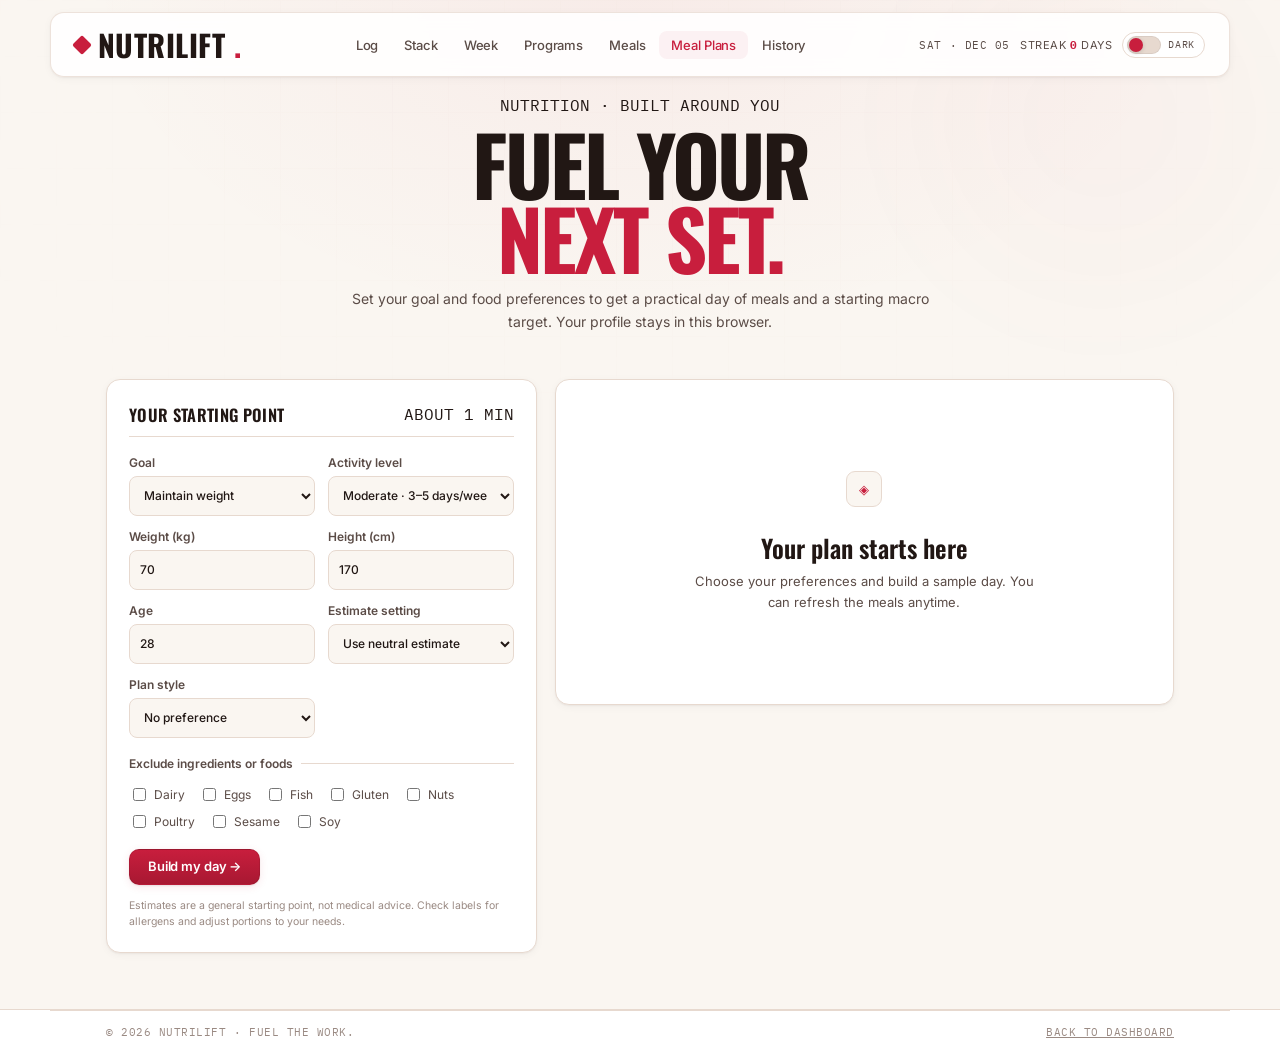
<file: meal-plans.html>
<!DOCTYPE html>
<html lang="en" data-theme="light">
<head>
  <meta charset="UTF-8"><meta name="viewport" content="width=device-width, initial-scale=1.0">
  <meta name="description" content="Build a meal plan around your goals, activity, and food preferences with Nutrilift.">
  <meta name="theme-color" content="#C81E3D"><title>Meal Plans — Nutrilift</title>
  <link rel="preconnect" href="https://fonts.googleapis.com"><link rel="preconnect" href="https://fonts.gstatic.com" crossorigin>
  <link href="https://fonts.googleapis.com/css2?family=Oswald:wght@500;600;700&family=Inter:wght@400;500;600;700&family=IBM+Plex+Mono:wght@500;600&display=swap" rel="stylesheet"><link rel="stylesheet" href="style.css">
  <script>(function(){try{var s=JSON.parse(localStorage.getItem('nutrilift:v1')||'{}');document.documentElement.dataset.theme=s.theme||(matchMedia('(prefers-color-scheme: dark)').matches?'dark':'light')}catch(e){}})();</script>
</head>
<body class="meal-page">
  <a href="#mealContent" class="skip-link">Skip to content</a><div class="scene-bg" aria-hidden="true"><div class="scene-grid"></div><div class="orb orb-1"></div></div>
  <header class="masthead"><div class="masthead-left"><a href="index.html" class="wordmark"><span class="mark"></span>NUTRILIFT<span class="dot">.</span></a></div>
    <nav class="masthead-center" aria-label="Primary"><a href="index.html#log">Log</a><a href="index.html#stack">Stack</a><a href="index.html#week">Week</a><a href="programs.html">Programs</a><a href="meals.html">Meals</a><a href="meal-plans.html" class="active">Meal Plans</a><a href="history.html">History</a></nav>
    <button type="button" id="mobileNavToggle" class="mobile-toggle" aria-label="Toggle navigation" aria-expanded="false" aria-controls="mobileNav">☰</button>
    <nav id="mobileNav" class="mobile-nav" aria-hidden="true" aria-label="Mobile"><a href="index.html#log">Log</a><a href="programs.html">Programs</a><a href="meals.html">Meals</a><a href="meal-plans.html">Meal Plans</a><a href="history.html">History</a><a href="showcase.html">Showcase</a></nav>
    <div class="masthead-right"><span class="date-badge mono" id="dateBadge"></span><span class="streak">STREAK <strong class="mono" id="streakCount">0</strong> DAYS</span><button id="themeToggle" class="mode-switch" aria-pressed="false" aria-label="Switch to dark mode"><span class="switch-track"><span class="switch-thumb"></span></span><span class="switch-label">DARK</span></button></div>
  </header>
  <main class="meal-content content" id="mealContent">
    <section class="meal-hero"><span class="mono eyebrow">NUTRITION · BUILT AROUND YOU</span><h1>FUEL YOUR<br><span class="accent">NEXT SET.</span></h1><p>Set your goal and food preferences to get a practical day of meals and a starting macro target. Your profile stays in this browser.</p></section>
    <div class="meal-layout">
      <form id="mealProfile" class="panel meal-form">
        <div class="panel-head"><h2>Your starting point</h2><span class="mono eyebrow">ABOUT 1 MIN</span></div>
        <div class="meal-fields">
          <label>Goal<select name="goal"><option value="maintain">Maintain weight</option><option value="lose">Lose weight gradually</option><option value="gain">Build muscle</option></select></label>
          <label>Activity level<select name="activity"><option value="1.2">Mostly sitting</option><option value="1.375">Light activity · 1–3 days/week</option><option value="1.55" selected>Moderate · 3–5 days/week</option><option value="1.725">Very active · 6–7 days/week</option></select></label>
          <label>Weight (kg)<input name="weight" type="number" min="35" max="250" value="70" required></label>
          <label>Height (cm)<input name="height" type="number" min="120" max="230" value="170" required></label>
          <label>Age<input name="age" type="number" min="18" max="100" value="28" required></label>
          <label>Estimate setting<select name="sex"><option value="female">Female</option><option value="male">Male</option><option value="neutral" selected>Use neutral estimate</option></select></label>
          <label>Plan style<select name="diet"><option value="any">No preference</option><option value="vegetarian">Vegetarian · no meat, fish, or eggs</option><option value="vegan">Vegan</option><option value="pescatarian">Pescatarian</option><option value="high-protein">Higher protein</option></select></label>
        </div>
        <fieldset class="meal-avoid"><legend>Exclude ingredients or foods</legend><div class="avoid-options"><label><input type="checkbox" name="avoid" value="dairy"> Dairy</label><label><input type="checkbox" name="avoid" value="eggs"> Eggs</label><label><input type="checkbox" name="avoid" value="fish"> Fish</label><label><input type="checkbox" name="avoid" value="gluten"> Gluten</label><label><input type="checkbox" name="avoid" value="nuts"> Nuts</label><label><input type="checkbox" name="avoid" value="poultry"> Poultry</label><label><input type="checkbox" name="avoid" value="sesame"> Sesame</label><label><input type="checkbox" name="avoid" value="soy"> Soy</label></div></fieldset>
        <button class="btn btn-primary" type="submit">Build my day →</button>
        <p class="meal-disclaimer">Estimates are a general starting point, not medical advice. Check labels for allergens and adjust portions to your needs.</p>
      </form>
      <section class="panel meal-results" id="mealResults" aria-live="polite">
        <div class="meal-empty"><div class="feature-icon">◈</div><h2>Your plan starts here</h2><p>Choose your preferences and build a sample day. You can refresh the meals anytime.</p></div>
      </section>
    </div>
  </main>
  <footer class="site-footer"><div class="footer-bottom mono"><span>© <span id="footerYear">2026</span> Nutrilift · Fuel the work.</span><a href="index.html">Back to dashboard</a></div></footer>
  <div id="toastStack" class="toast-stack" aria-live="polite"></div><script src="script.js"></script>
</body></html>
</file>
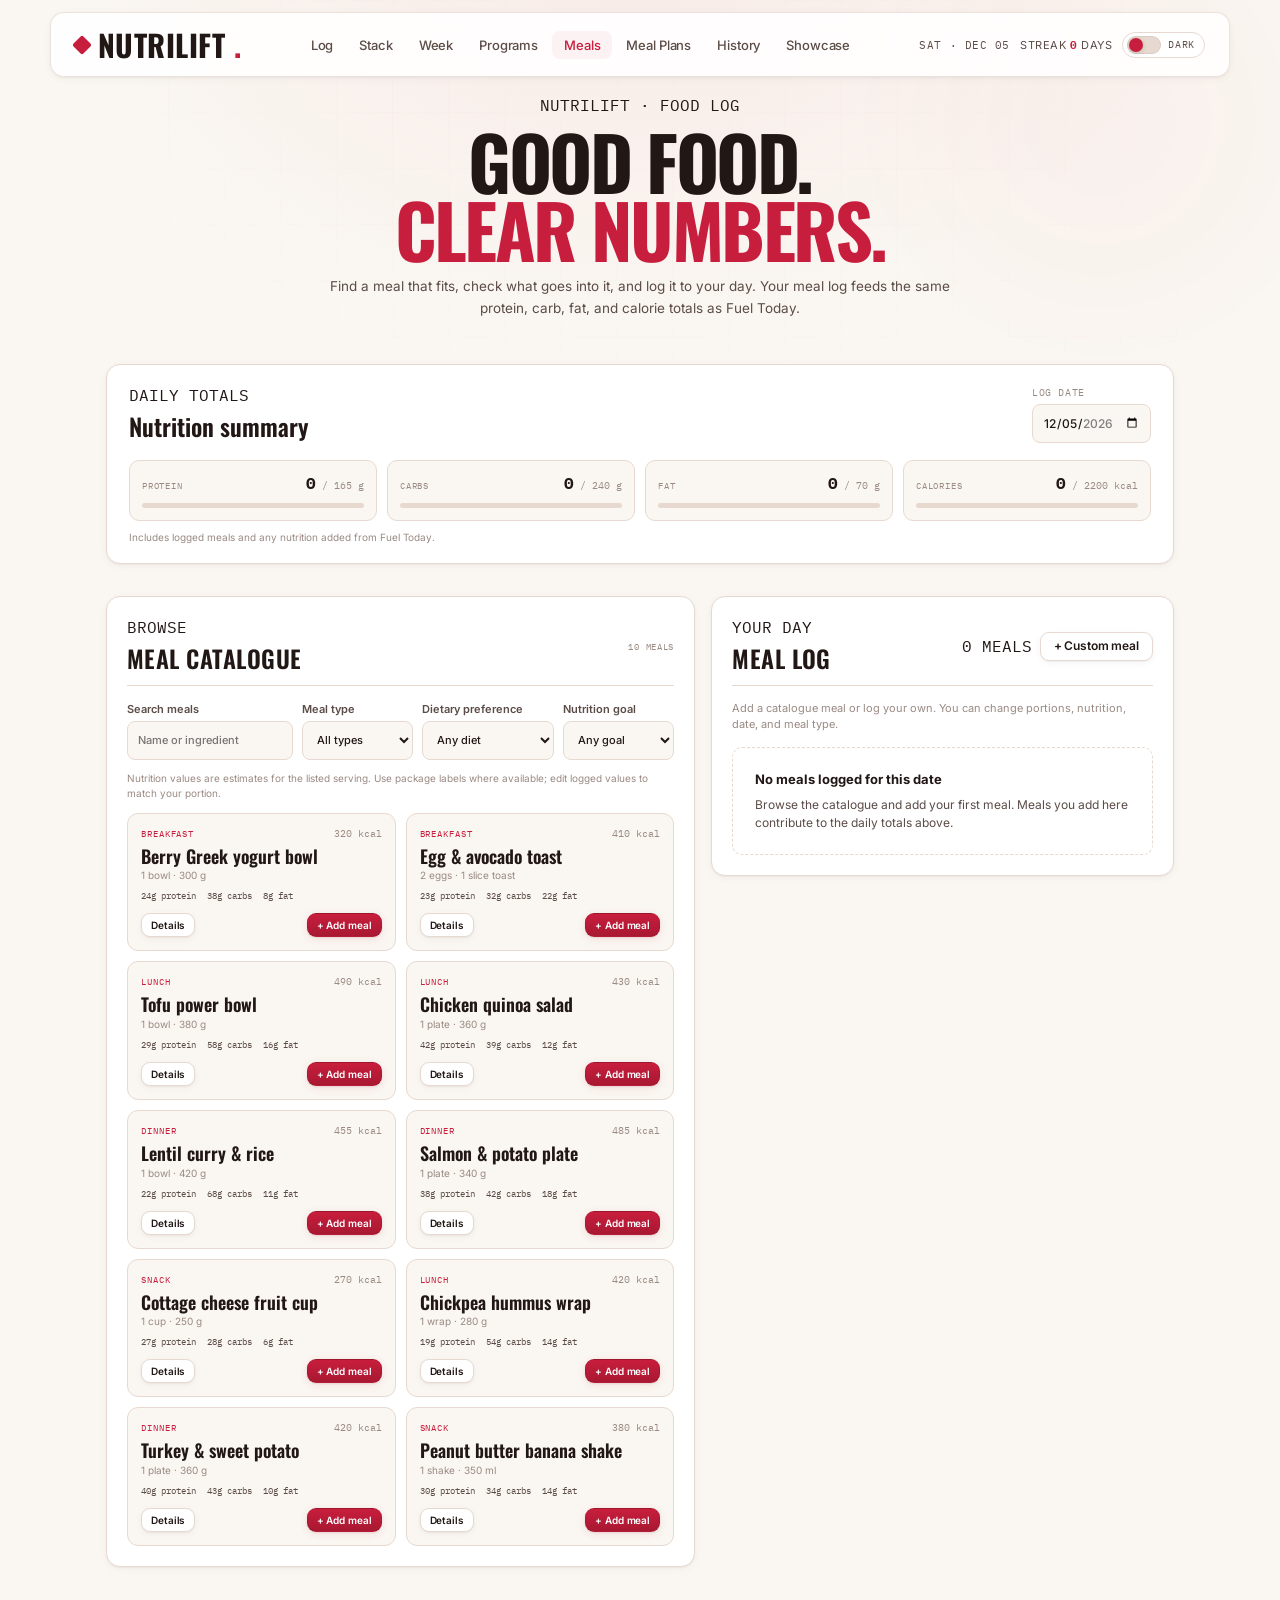
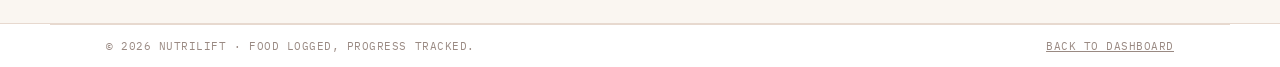
<file: meals.html>
<!DOCTYPE html>
<html lang="en" data-theme="light">
<head>
  <meta charset="UTF-8"><meta name="viewport" content="width=device-width, initial-scale=1.0">
  <meta name="description" content="Browse, explore, and log meals with daily nutrition tracking in Nutrilift.">
  <meta name="theme-color" content="#C81E3D"><title>Meals — Nutrilift</title>
  <link rel="preconnect" href="https://fonts.googleapis.com"><link rel="preconnect" href="https://fonts.gstatic.com" crossorigin>
  <link href="https://fonts.googleapis.com/css2?family=Oswald:wght@500;600;700&family=Inter:wght@400;500;600;700&family=IBM+Plex+Mono:wght@500;600&display=swap" rel="stylesheet"><link rel="stylesheet" href="style.css">
  <script>(function(){try{var s=JSON.parse(localStorage.getItem('nutrilift:v1')||'{}');document.documentElement.dataset.theme=s.theme||(matchMedia('(prefers-color-scheme: dark)').matches?'dark':'light')}catch(e){}})();</script>
</head>
<body class="meals-page">
  <a href="#mealsContent" class="skip-link">Skip to meals</a>
  <div class="scene-bg" aria-hidden="true"><div class="scene-grid"></div><div class="orb orb-1"></div></div>
  <header class="masthead">
    <div class="masthead-left"><a href="index.html" class="wordmark"><span class="mark"></span>NUTRILIFT<span class="dot">.</span></a></div>
    <nav class="masthead-center" aria-label="Primary"><a href="index.html#log">Log</a><a href="index.html#stack">Stack</a><a href="index.html#week">Week</a><a href="programs.html">Programs</a><a href="meals.html" class="active">Meals</a><a href="meal-plans.html">Meal Plans</a><a href="history.html">History</a><a href="showcase.html">Showcase</a></nav>
    <button type="button" id="mobileNavToggle" class="mobile-toggle" aria-label="Toggle navigation" aria-expanded="false" aria-controls="mobileNav">☰</button>
    <nav id="mobileNav" class="mobile-nav" aria-hidden="true" aria-label="Mobile"><a href="index.html#log">Log</a><a href="programs.html">Programs</a><a href="meals.html">Meals</a><a href="meal-plans.html">Meal Plans</a><a href="history.html">History</a><a href="showcase.html">Showcase</a></nav>
    <div class="masthead-right"><span class="date-badge mono" id="dateBadge"></span><span class="streak">STREAK <strong class="mono" id="streakCount">0</strong> DAYS</span><button id="themeToggle" class="mode-switch" aria-pressed="false" aria-label="Switch to dark mode"><span class="switch-track"><span class="switch-thumb"></span></span><span class="switch-label">DARK</span></button></div>
  </header>
  <main class="content meals-content" id="mealsContent">
    <section class="meals-hero"><span class="mono eyebrow">NUTRILIFT · FOOD LOG</span><h1>GOOD FOOD.<br><span class="accent">CLEAR NUMBERS.</span></h1><p>Find a meal that fits, check what goes into it, and log it to your day. Your meal log feeds the same protein, carb, fat, and calorie totals as Fuel Today.</p></section>
    <section class="panel daily-nutrition" aria-labelledby="dailyNutritionTitle">
      <div class="daily-nutrition-head"><div><span class="mono eyebrow">DAILY TOTALS</span><h2 id="dailyNutritionTitle">Nutrition summary</h2></div><label class="meal-date-label">Log date<input id="mealLogDate" type="date" aria-label="Meal log date"></label></div>
      <div class="daily-nutrition-grid" id="mealNutritionSummary" aria-live="polite"></div>
      <p class="daily-nutrition-note">Includes logged meals and any nutrition added from Fuel Today.</p>
    </section>
    <div class="meals-columns">
      <section class="panel meal-library" aria-labelledby="mealLibraryTitle">
        <div class="panel-head"><div><span class="mono eyebrow">BROWSE</span><h2 id="mealLibraryTitle">Meal catalogue</h2></div><span class="mono meal-count" id="mealResultCount" aria-live="polite"></span></div>
        <div class="meal-filters">
          <label class="meal-search">Search meals<input id="mealSearch" type="search" placeholder="Name or ingredient" autocomplete="off"></label>
          <label>Meal type<select id="mealTypeFilter"><option value="all">All types</option><option value="breakfast">Breakfast</option><option value="lunch">Lunch</option><option value="dinner">Dinner</option><option value="snack">Snack</option></select></label>
          <label>Dietary preference<select id="mealDietFilter"><option value="all">Any diet</option><option value="vegetarian">Vegetarian · no eggs</option><option value="vegan">Vegan</option><option value="pescatarian">Pescatarian</option><option value="gluten-free">Gluten-free</option></select></label>
          <label>Nutrition goal<select id="mealGoalFilter"><option value="all">Any goal</option><option value="higher-protein">Higher protein</option><option value="balanced">Balanced</option><option value="lighter">Lighter meal</option></select></label>
        </div>
        <p class="meal-catalog-note">Nutrition values are estimates for the listed serving. Use package labels where available; edit logged values to match your portion.</p>
        <div class="meal-catalog-grid" id="mealCatalog" aria-live="polite" aria-busy="true"><p class="meal-initial-loading">Loading meal catalogue…</p></div>
      </section>
      <section class="panel daily-meal-log" aria-labelledby="dailyLogTitle">
        <div class="panel-head"><div><span class="mono eyebrow">YOUR DAY</span><h2 id="dailyLogTitle">Meal log</h2></div><div class="meal-log-head-actions"><span class="mono" id="loggedMealCount">0 MEALS</span><button type="button" class="btn btn-sm btn-outline" id="customMealBtn">+ Custom meal</button></div></div>
        <p class="meal-log-hint">Add a catalogue meal or log your own. You can change portions, nutrition, date, and meal type.</p>
        <div id="dailyMealLog" aria-live="polite"></div>
      </section>
    </div>
  </main>
  <dialog class="meal-dialog" id="mealDetailDialog" aria-labelledby="mealDetailTitle">
    <div class="meal-dialog-head"><span class="mono eyebrow">MEAL DETAILS</span><button type="button" class="icon-btn" data-close-dialog="mealDetailDialog" aria-label="Close meal details">×</button></div>
    <div id="mealDetailBody"></div>
  </dialog>
  <dialog class="meal-dialog meal-edit-dialog" id="mealEntryDialog" aria-labelledby="mealEntryTitle">
    <div class="meal-dialog-head"><div><span class="mono eyebrow">DAILY MEAL LOG</span><h2 id="mealEntryTitle">Log a meal</h2></div><button type="button" class="icon-btn" data-close-dialog="mealEntryDialog" aria-label="Close meal form">×</button></div>
    <form id="mealEntryForm" class="meal-entry-form">
      <input type="hidden" name="entryId"><input type="hidden" name="sourceDate"><input type="hidden" name="mealId">
      <label>Meal name<input name="name" maxlength="80" required></label>
      <div class="meal-entry-row"><label>Meal type<select name="type" required><option value="breakfast">Breakfast</option><option value="lunch">Lunch</option><option value="dinner">Dinner</option><option value="snack">Snack</option></select></label><label>Date<input name="date" type="date" required></label></div>
      <div class="meal-entry-row"><label>Servings<input name="servings" type="number" min="0.25" max="10" step="0.25" value="1" required></label><label>Serving size<input name="servingSize" maxlength="60" required></label></div>
      <fieldset class="meal-nutrition-fields"><legend>Nutrition per serving</legend><div class="meal-entry-row"><label>Protein (g)<input name="protein" type="number" min="0" max="3000" step="0.1" required></label><label>Carbs (g)<input name="carbs" type="number" min="0" max="3000" step="0.1" required></label></div><div class="meal-entry-row"><label>Fat (g)<input name="fats" type="number" min="0" max="3000" step="0.1" required></label><label>Calories<input name="kcal" type="number" min="0" max="6000" step="1" required></label></div></fieldset>
      <p class="meal-entry-error mono" id="mealEntryError" role="alert" hidden></p>
      <div class="meal-entry-actions"><button type="button" class="btn btn-ghost" data-close-dialog="mealEntryDialog">Cancel</button><button type="submit" class="btn btn-primary" id="saveMealEntry">Add to log</button></div>
    </form>
  </dialog>
  <footer class="site-footer"><div class="footer-bottom mono"><span>© <span id="footerYear">2026</span> Nutrilift · Food logged, progress tracked.</span><a href="index.html">Back to dashboard</a></div></footer>
  <div id="toastStack" class="toast-stack" aria-live="polite"></div><script src="script.js"></script>
</body>
</html>
</file>
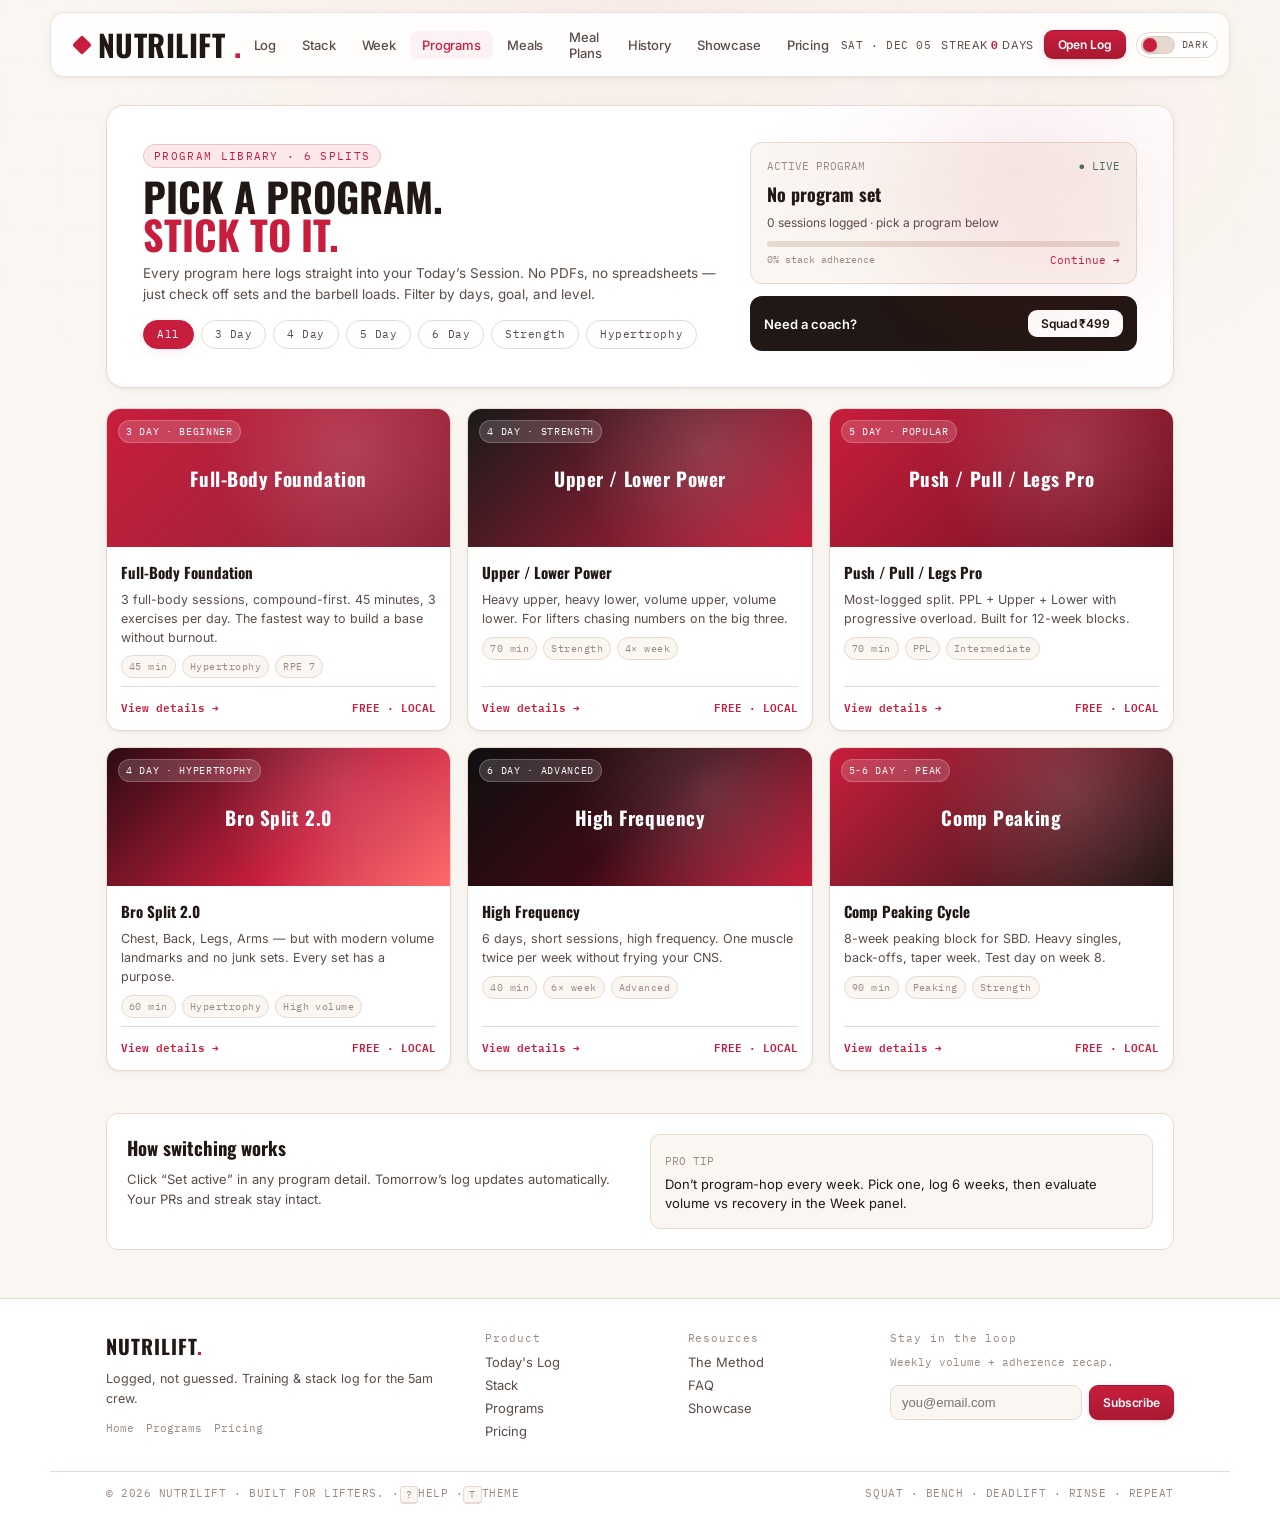
<file: programs.html>
<!DOCTYPE html>
<html lang="en" data-theme="light">
<head>
  <meta charset="UTF-8">
  <meta name="viewport" content="width=device-width, initial-scale=1.0">
  <meta name="description" content="Nutrilift Programs — 6 proven splits from foundation to peaking. Pick a program and log every set.">
  <meta name="theme-color" content="#C81E3D">
  <title>Programs — Nutrilift</title>
  <link rel="icon" href="data:image/svg+xml,%3Csvg xmlns='http://www.w3.org/2000/svg' viewBox='0 0 32 32'%3E%3Crect x='7' y='7' width='18' height='18' rx='2' fill='%23C81E3D' transform='rotate(45 16 16)'/%3E%3Crect x='12.5' y='12.5' width='7' height='7' fill='white' opacity='0.92' transform='rotate(45 16 16)'/%3E%3C/svg%3E">
  <link rel="preconnect" href="https://fonts.googleapis.com">
  <link rel="preconnect" href="https://fonts.gstatic.com" crossorigin>
  <link href="https://fonts.googleapis.com/css2?family=Oswald:wght@500;600;700&family=Inter:wght@400;500;600;700&family=IBM+Plex+Mono:wght@500;600&display=swap" rel="stylesheet">
  <link rel="stylesheet" href="style.css">
  <script>
    (function() {
      try {
        var s = JSON.parse(localStorage.getItem("nutrilift:v1") || "{}");
        var t = s.theme || (window.matchMedia("(prefers-color-scheme: dark)").matches ? "dark" : "light");
        document.documentElement.setAttribute("data-theme", t);
      } catch(e){}
    })();
  </script>
</head>
<body>
  <a href="#programsGrid" class="skip-link">Skip to content</a>
  <div class="scene-bg" aria-hidden="true"><div class="scene-grid"></div><div class="orb orb-1"></div></div>

  <header class="masthead">
    <div class="masthead-left">
      <a href="index.html" class="wordmark"><span class="mark"></span>NUTRILIFT<span class="dot">.</span></a>
    </div>
    <nav class="masthead-center" aria-label="Primary">
      <a href="index.html#log">Log</a>
      <a href="index.html#stack">Stack</a>
      <a href="index.html#week">Week</a>
      <a href="programs.html" class="active">Programs</a>
      <a href="meals.html">Meals</a>
      <a href="meal-plans.html">Meal Plans</a>
      <a href="history.html">History</a>
      <a href="showcase.html">Showcase</a>
      <a href="index.html#pricing">Pricing</a>
    </nav>
    <button type="button" id="mobileNavToggle" class="mobile-toggle" aria-label="Toggle navigation" aria-expanded="false" aria-controls="mobileNav">☰</button>
    <nav id="mobileNav" class="mobile-nav" aria-hidden="true" aria-label="Mobile">
      <a href="index.html#log">Log</a><a href="index.html#stack">Stack</a><a href="index.html#week">Week</a><a href="programs.html">Programs</a><a href="meals.html">Meals</a><a href="meal-plans.html">Meal Plans</a><a href="history.html">History</a><a href="showcase.html">Showcase</a><a href="index.html#pricing">Pricing</a>
    </nav>
    <div class="masthead-right">
      <span class="date-badge mono" id="dateBadge"></span>
      <span class="streak">STREAK <strong class="mono" id="streakCount">0</strong> DAYS</span>
      <a href="index.html#log" class="btn btn-sm btn-primary hide-mobile">Open Log</a>
      <button id="themeToggle" class="mode-switch" aria-pressed="false" aria-label="Switch to dark mode">
        <span class="switch-track"><span class="switch-thumb"></span></span>
        <span class="switch-label">DARK</span>
      </button>
    </div>
  </header>

  <!-- Hero -->
  <section class="programs-hero">
    <div class="programs-hero-inner" style="position:relative; overflow:hidden;">
      <div class="hero-ambient" aria-hidden="true"><div class="hero-glow"></div></div>
      <div>
        <span class="mono eyebrow" style="display:inline-block; font-size:11px; letter-spacing:0.12em; color:var(--iron-red); border:1px solid var(--iron-red-dim); padding:4px 10px; border-radius:20px; background:var(--iron-red-glow);">PROGRAM LIBRARY · 6 SPLITS</span>
        <h1>PICK A PROGRAM.<br><span>STICK TO IT.</span></h1>
        <p>Every program here logs straight into your Today’s Session. No PDFs, no spreadsheets — just check off sets and the barbell loads. Filter by days, goal, and level.</p>
        <div class="filter-row" id="filterRow">
          <button type="button" class="filter-btn active" data-filter="all">All</button>
          <button type="button" class="filter-btn" data-filter="3day">3 Day</button>
          <button type="button" class="filter-btn" data-filter="4day">4 Day</button>
          <button type="button" class="filter-btn" data-filter="5day">5 Day</button>
          <button type="button" class="filter-btn" data-filter="6day">6 Day</button>
          <button type="button" class="filter-btn" data-filter="strength">Strength</button>
          <button type="button" class="filter-btn" data-filter="hypertrophy">Hypertrophy</button>
        </div>
      </div>
      <div style="display:grid; gap:12px;">
        <div style="background:var(--paper); border:1px solid var(--line); border-radius:12px; padding:16px;">
          <div style="display:flex; justify-content:space-between; font-size:11px;" class="mono"><span style="color:var(--muted);">ACTIVE PROGRAM</span><span style="color:var(--success);">● LIVE</span></div>
          <strong style="font-family:var(--font-display); font-size:18px; display:block; margin:8px 0 4px;" id="activeProgName">Push / Pull / Legs Pro</strong>
          <span style="font-size:12px; color:var(--ink-soft);" id="activeProgMeta">—</span>
          <div style="height:6px; background:var(--line); border-radius:3px; margin-top:10px; overflow:hidden;"><span style="display:block; width:0%; height:100%; background:var(--iron-red);" id="activeProgPct"></span></div>
          <div style="display:flex; justify-content:space-between; margin-top:6px;" class="mono"><span style="font-size:10px; color:var(--muted);" id="activeProgPctLabel">—</span><a href="index.html#log" style="font-size:11px; color:var(--iron-red); text-decoration:none;">Continue →</a></div>
        </div>
        <div style="background:var(--ink); color:var(--surface); border-radius:12px; padding:14px; display:flex; justify-content:space-between; align-items:center;">
          <span style="font-size:13px; font-weight:600;">Need a coach?</span><a href="index.html#pricing" class="btn btn-sm" style="background:#fff; color:var(--ink); border:none;">Squad ₹499</a>
        </div>
      </div>
    </div>
  </section>

  <!-- Grid -->
  <section class="programs-grid" id="programsGrid">

    <article class="program-full-card" data-tags="3day hypertrophy beginner">
      <div class="pfc-top"><span class="pfc-badge">3 DAY · BEGINNER</span><strong>Full-Body Foundation</strong></div>
      <div class="pfc-body">
        <h3>Full-Body Foundation</h3>
        <p>3 full-body sessions, compound-first. 45 minutes, 3 exercises per day. The fastest way to build a base without burnout.</p>
        <div class="pfc-meta"><span>45 min</span><span>Hypertrophy</span><span>RPE 7</span></div>
        <div class="pfc-foot"><button class="mono" data-program="fbf">View details →</button><span class="pfc-stats mono">FREE · LOCAL</span></div>
      </div>
    </article>

    <article class="program-full-card" data-tags="4day strength">
      <div class="pfc-top" style="background: linear-gradient(135deg, #1a1a1a 0%, #C81E3D 100%);"><span class="pfc-badge">4 DAY · STRENGTH</span><strong>Upper / Lower Power</strong></div>
      <div class="pfc-body">
        <h3>Upper / Lower Power</h3>
        <p>Heavy upper, heavy lower, volume upper, volume lower. For lifters chasing numbers on the big three.</p>
        <div class="pfc-meta"><span>70 min</span><span>Strength</span><span>4× week</span></div>
        <div class="pfc-foot"><button class="mono" data-program="ul">View details →</button><span class="pfc-stats mono">FREE · LOCAL</span></div>
      </div>
    </article>

    <article class="program-full-card tilt-3d subtle-tilt" data-tilt data-tags="5day hypertrophy strength">
      <div class="pfc-top" style="background: linear-gradient(135deg, #C81E3D 0%, #6a1020 100%);"><span class="pfc-badge">5 DAY · POPULAR</span><strong>Push / Pull / Legs Pro</strong></div>
      <div class="pfc-body">
        <h3>Push / Pull / Legs Pro</h3>
        <p>Most-logged split. PPL + Upper + Lower with progressive overload. Built for 12-week blocks.</p>
        <div class="pfc-meta"><span>70 min</span><span>PPL</span><span>Intermediate</span></div>
        <div class="pfc-foot"><button class="mono" data-program="ppl">View details →</button><span class="pfc-stats mono">FREE · LOCAL</span></div>
      </div>
    </article>

    <article class="program-full-card" data-tags="4day hypertrophy">
      <div class="pfc-top" style="background: linear-gradient(135deg, #2b0b12 0%, #C81E3D 60%, #ff6b6b 100%);"><span class="pfc-badge">4 DAY · HYPERTROPHY</span><strong>Bro Split 2.0</strong></div>
      <div class="pfc-body">
        <h3>Bro Split 2.0</h3>
        <p>Chest, Back, Legs, Arms — but with modern volume landmarks and no junk sets. Every set has a purpose.</p>
        <div class="pfc-meta"><span>60 min</span><span>Hypertrophy</span><span>High volume</span></div>
        <div class="pfc-foot"><button class="mono" data-program="bro">View details →</button><span class="pfc-stats mono">FREE · LOCAL</span></div>
      </div>
    </article>

    <article class="program-full-card" data-tags="6day hypertrophy">
      <div class="pfc-top" style="background: linear-gradient(135deg, #0f0f0f 0%, #3a0a14 50%, #C81E3D 100%);"><span class="pfc-badge">6 DAY · ADVANCED</span><strong>High Frequency</strong></div>
      <div class="pfc-body">
        <h3>High Frequency</h3>
        <p>6 days, short sessions, high frequency. One muscle twice per week without frying your CNS.</p>
        <div class="pfc-meta"><span>40 min</span><span>6× week</span><span>Advanced</span></div>
        <div class="pfc-foot"><button class="mono" data-program="hf">View details →</button><span class="pfc-stats mono">FREE · LOCAL</span></div>
      </div>
    </article>

    <article class="program-full-card" data-tags="5day 6day strength">
      <div class="pfc-top" style="background: linear-gradient(135deg, #C81E3D 0%, #211714 100%);"><span class="pfc-badge">5-6 DAY · PEAK</span><strong>Comp Peaking</strong></div>
      <div class="pfc-body">
        <h3>Comp Peaking Cycle</h3>
        <p>8-week peaking block for SBD. Heavy singles, back-offs, taper week. Test day on week 8.</p>
        <div class="pfc-meta"><span>90 min</span><span>Peaking</span><span>Strength</span></div>
        <div class="pfc-foot"><button class="mono" data-program="peak">View details →</button><span class="pfc-stats mono">FREE · LOCAL</span></div>
      </div>
    </article>

  </section>

  <!-- FAQ strip -->
  <section style="max-width:1180px; margin:42px auto 0; padding:0 clamp(20px,5vw,56px);">
    <div style="background:var(--surface); border:1px solid var(--line); border-radius:12px; padding:20px; display:grid; grid-template-columns:1fr 1fr; gap:20px;">
      <div>
        <h3 style="font-family:var(--font-display); margin:0 0 8px;">How switching works</h3>
        <p style="font-size:13px; line-height:1.6; color:var(--ink-soft); margin:0;">Click “Set active” in any program detail. Tomorrow’s log updates automatically. Your PRs and streak stay intact.</p>
      </div>
      <div style="background:var(--paper); border:1px solid var(--line); border-radius:10px; padding:14px;">
        <span class="mono" style="font-size:11px; color:var(--muted);">PRO TIP</span>
        <p style="font-size:13px; margin:6px 0 0; line-height:1.5;">Don’t program-hop every week. Pick one, log 6 weeks, then evaluate volume vs recovery in the Week panel.</p>
      </div>
    </div>
  </section>

  <!-- Modal -->
  <div class="modal-overlay" id="programModal" aria-hidden="true">
    <div class="modal-box" role="dialog" aria-modal="true" aria-labelledby="modalTitle">
      <button class="modal-close" id="modalClose" aria-label="Close">×</button>
      <h3 id="modalTitle"></h3>
      <p id="modalDesc"></p>
      <div id="modalMeta" style="display:flex; gap:8px; flex-wrap:wrap; margin-bottom:10px;"></div>
      <table class="modal-table" id="modalTable">
        <thead><tr><th>Day</th><th>Focus</th><th>Key lifts</th></tr></thead>
        <tbody></tbody>
      </table>
      <div style="display:flex; gap:10px; margin-top:16px;">
        <button class="btn btn-primary" id="modalSetActive" style="flex:1;">Set as active program</button>
        <a href="index.html#log" class="btn btn-outline" style="flex:1; text-align:center;">Back to log</a>
      </div>
      <p class="mono" style="font-size:11px; color:var(--muted); text-align:center; margin-top:10px;">Logs to your dashboard instantly. No import needed.</p>
    </div>
  </div>

  <footer class="site-footer">
    <div class="footer-grid">
      <div class="footer-brand-col">
        <span class="footer-brand">NUTRILIFT<span>.</span></span>
        <p>Logged, not guessed. Training & stack log for the 5am crew.</p>
        <div class="footer-social mono"><a href="index.html">Home</a><a href="programs.html">Programs</a><a href="index.html#pricing">Pricing</a></div>
      </div>
      <div class="footer-col"><span class="mono footer-title">Product</span><a href="index.html#log">Today's Log</a><a href="index.html#stack">Stack</a><a href="programs.html">Programs</a><a href="index.html#pricing">Pricing</a></div>
      <div class="footer-col"><span class="mono footer-title">Resources</span><a href="index.html#method">The Method</a><a href="index.html#faq">FAQ</a><a href="showcase.html">Showcase</a></div>
      <div class="footer-col"><span class="mono footer-title">Stay in the loop</span><p class="mono footer-note">Weekly volume + adherence recap.</p><form class="footer-form" onsubmit="event.preventDefault(); this.reset(); window.NutriliftToast && window.NutriliftToast('You\'re on the list — check your inbox.');"><input type="email" placeholder="you@email.com" required aria-label="Email"><button class="btn btn-primary btn-sm" type="submit">Subscribe</button></form></div>
    </div>
    <div class="footer-bottom mono"><span>© <span id="footerYear">2026</span> Nutrilift · Built for lifters. <span class="hide-mobile">· <kbd>?</kbd> help · <kbd>t</kbd> theme</span></span><span>SQUAT · BENCH · DEADLIFT · RINSE · REPEAT</span></div>
  </footer>

  <div class="toast-stack" id="toastStack" aria-live="polite" aria-atomic="true"></div>
  <script src="script.js"></script>
</body>
</html>
</file>
<file: style.css>
/* ============================================
   NUTRILIFT — Clean Premium + Subtle 3D Accent
   ============================================ */
:root {
  --paper: #FAF6F1;
  --surface: #FFFFFF;
  --ink: #211714;
  --ink-soft: #5B4C47;
  --muted: #9A8A83;
  --line: #E7D9CF;
  --iron-red: #C81E3D;
  --iron-red-dim: #E9C3CB;
  --iron-red-glow: rgba(200,30,61,0.10);
  --iron-red-soft: rgba(200,30,61,0.05);
  --brick: #8F2438;
  --success: #3F7A52;
  --hover: #F6ECE4;

  --font-display: "Oswald", "Arial Narrow", sans-serif;
  --font-body: "Inter", -apple-system, sans-serif;
  --font-mono: "IBM Plex Mono", monospace;

  --radius: 8px;
  --radius-lg: 16px;

  --shadow-sm: 0 1px 2px rgba(33,23,20,0.05), 0 2px 8px rgba(33,23,20,0.04);
  --shadow-md: 0 4px 14px rgba(33,23,20,0.07), 0 1px 4px rgba(33,23,20,0.05);
  --shadow-lg: 0 12px 28px rgba(33,23,20,0.09), 0 4px 10px rgba(33,23,20,0.05);

  color-scheme: light;
}

html[data-theme="dark"] {
  --paper: #0E0B0B;
  --surface: #1A1313;
  --ink: #F1E7E3;
  --ink-soft: #C9B7B1;
  --muted: #7C6963;
  --line: #2C2020;
  --iron-red: #D3335A;
  --iron-red-dim: #4A1E28;
  --iron-red-glow: rgba(211,51,90,0.14);
  --iron-red-soft: rgba(211,51,90,0.06);
  --brick: #B0153A;
  --success: #5DA579;
  --hover: #241A1A;
  --shadow-sm: 0 1px 3px rgba(0,0,0,0.22), 0 2px 8px rgba(0,0,0,0.18);
  --shadow-md: 0 4px 16px rgba(0,0,0,0.28), 0 2px 6px rgba(0,0,0,0.20);
  --shadow-lg: 0 12px 32px rgba(0,0,0,0.34), 0 4px 12px rgba(0,0,0,0.22);
  color-scheme: dark;
}

html { scroll-behavior: smooth; scroll-padding-top: 84px; }
* { box-sizing: border-box; }
::selection { background: var(--iron-red); color: #fff; }
*::-webkit-scrollbar{ width:8px; height:8px; }
*::-webkit-scrollbar-thumb{ background: var(--line); border-radius:8px; border:2px solid var(--paper); }
*::-webkit-scrollbar-thumb:hover{ background: var(--muted); }
html{ scrollbar-width: thin; scrollbar-color: var(--line) var(--paper); }

body {
  margin: 0;
  background: var(--paper);
  color: var(--ink);
  font-family: var(--font-body);
  transition: background 0.2s ease, color 0.2s ease;
  -webkit-font-smoothing: antialiased;
  overflow-x: hidden;
  /* single soft wash — fixed removed for scroll perf, uses composited layer */
  background-image: radial-gradient(ellipse 820px 520px at 50% -2%, var(--iron-red-soft) 0%, transparent 68%);
}

.mono { font-family: var(--font-mono); }
button { font: inherit; }
button:focus-visible, a:focus-visible, input:focus-visible {
  outline: 2px solid var(--iron-red);
  outline-offset: 2px;
}
a { color: inherit; }

/* — Scene background — minimal, static, no animation — */
.scene-bg {
  position: fixed;
  inset: 0;
  z-index: -1;
  pointer-events: none;
  overflow: hidden;
}
.scene-grid {
  position: absolute;
  inset: 0;
  background-image:
    linear-gradient(var(--line) 1px, transparent 1px),
    linear-gradient(90deg, var(--line) 1px, transparent 1px);
  background-size: 56px 56px;
  opacity: 0.06;
  mask-image: radial-gradient(ellipse 78% 62% at 50% 12%, black 22%, transparent 74%);
  -webkit-mask-image: radial-gradient(ellipse 78% 62% at 50% 12%, black 22%, transparent 74%);
}
html[data-theme="dark"] .scene-grid { opacity: 0.035; }
.orb {
  position: absolute;
  border-radius: 50%;
  filter: blur(42px);
  opacity: 0.28;
  pointer-events: none;
}
/* only one visible orb, no animation — subtle accent */
.orb-1 {
  width: 560px; height: 560px;
  background: radial-gradient(circle, var(--iron-red-glow) 0%, transparent 68%);
  top: -160px; right: -100px;
}
html[data-theme="dark"] .orb-1 { opacity: 0.18; filter: blur(48px); }

/* — Directional bow — custom element follows mouse, rotates with movement — */
html.bow-active{ cursor: none !important; }
html.bow-active a, html.bow-active button, html.bow-active [role="button"], html.bow-active .btn{ cursor: none !important; }
#bowCursor{ position:fixed; left:0; top:0; width:34px; height:34px; pointer-events:none; z-index:9999; transform: translate(-50%,-50%) rotate(0deg); will-change: transform; filter: drop-shadow(0 2px 4px rgba(33,23,20,0.14)); display:none; }
#bowCursor.show{ display:block; }
#bowCursor svg{ width:100%; height:100%; display:block; }
#bowCursor .bow-string{ stroke-dasharray:2 2; opacity:0.22; }
/* keep text inputs readable */
input, textarea, [contenteditable="true"]{ cursor: text !important; }
html.bow-active input, html.bow-active textarea, html.bow-active [contenteditable="true"]{ cursor: text !important; }
/* shot arrow — rotates with shoot direction */
.shot-arrow{ position:fixed; width:30px; height:14px; pointer-events:none; z-index:9998; will-change:transform, opacity; filter:drop-shadow(0 1px 3px rgba(0,0,0,0.18)); }
.arrow-hit{ outline:2px solid var(--iron-red) !important; outline-offset:2px; transform:scale(0.97); box-shadow:0 0 0 6px var(--iron-red-glow) !important; }
/* archery board — dblclick spawns it on the predicted flight path */
.archery-board{ position:fixed; width:120px; height:120px; margin:-60px 0 0 -60px; border-radius:50%; pointer-events:none; z-index:9997;
  background:radial-gradient(circle, #C81E3D 0 9px, #fff 9px 20px, #211714 20px 32px, #fff 32px 44px, #C81E3D 44px 56px, #8F2438 56px 60px);
  border:3px solid var(--line); box-shadow:0 8px 30px rgba(0,0,0,0.25), 0 0 0 6px var(--iron-red-glow);
  animation:boardPop 0.35s cubic-bezier(0.2,1.4,0.4,1); }
@keyframes boardPop{ from{ transform:scale(0.3); opacity:0; } to{ transform:scale(1); opacity:1; } }
.archery-board.board-hit{ animation:boardHit 0.55s ease forwards; }
@keyframes boardHit{ 0%{ filter:brightness(1); } 30%{ filter:brightness(2); transform:scale(1.12); } 100%{ filter:brightness(1.4); transform:scale(1); opacity:0; } }
@media (pointer: coarse){ #bowCursor{ display:none !important; } html.bow-active, html.bow-active *{ cursor: auto !important; } .shot-arrow{ display:none !important; } }
@media (prefers-reduced-motion: reduce){ #bowCursor{ display:none !important; } html.bow-active{ cursor: auto !important; } html.bow-active a, html.bow-active button{ cursor: pointer !important; } .shot-arrow{ display:none !important; } }

/* — Buttons — clean premium, subtle elevation only — */
.btn {
  display: inline-flex;
  align-items: center;
  justify-content: center;
  gap: 6px;
  padding: 10.5px 18px;
  border-radius: 10px;
  font-family: var(--font-body);
  font-size: 13px;
  font-weight: 600;
  letter-spacing: -0.01em;
  text-decoration: none;
  border: 1px solid transparent;
  cursor: pointer;
  transition: background 0.18s ease, border-color 0.18s ease, color 0.18s ease, box-shadow 0.18s ease, transform 0.15s ease;
  white-space: nowrap;
  line-height: 1;
}
.btn-primary {
  background: linear-gradient(180deg, var(--iron-red) 0%, #a81832 100%);
  color: #fff;
  border-color: rgba(0,0,0,0.08);
  box-shadow: 0 2px 8px var(--iron-red-glow), 0 1px 2px rgba(0,0,0,0.08);
}
.btn-primary:hover {
  background: linear-gradient(180deg, #d12344 0%, var(--iron-red) 100%);
  box-shadow: 0 6px 16px var(--iron-red-glow), 0 2px 6px rgba(0,0,0,0.10);
  transform: translateY(-1px);
}
.btn-primary:active { transform: translateY(0) scale(0.985); box-shadow: 0 1px 4px var(--iron-red-glow); }
/* refined primary for hero / pricing — slightly more prominent but still subtle */
.btn-primary.btn-lg {
  padding: 13px 22px;
  font-size: 13.5px;
  border-radius: 12px;
  box-shadow: 0 4px 14px var(--iron-red-glow), 0 2px 6px rgba(0,0,0,0.08);
}
.btn-ghost {
  background: var(--surface);
  color: var(--ink);
  border-color: var(--line);
  box-shadow: var(--shadow-sm);
}
.btn-ghost:hover { border-color: var(--muted); background: var(--surface); transform: translateY(-1px); box-shadow: var(--shadow-md); }
.btn-ghost:active { transform: translateY(0); }
.btn-outline {
  background: var(--surface);
  color: var(--ink);
  border-color: var(--line);
  box-shadow: var(--shadow-sm);
}
.btn-outline:hover { border-color: var(--iron-red); color: var(--iron-red); background: var(--surface); transform: translateY(-1px); box-shadow: var(--shadow-md); }
.btn-outline:active { transform: translateY(0); }
.btn-sm { padding: 7.5px 13px; font-size: 12px; border-radius: 9px; }
.btn-lg { padding: 13px 24px; font-size: 13.5px; border-radius: 12px; }
.btn-block { width: 100%; }
.hide-mobile { display: inline-flex; }
@media (max-width: 860px){ .hide-mobile{ display:none !important; } }

/* ============================================
   Masthead — clean floating, subtle blur
   ============================================ */
.masthead {
  position: sticky;
  top: 12px;
  z-index: 1000;
  display: flex;
  align-items: center;
  justify-content: space-between;
  max-width: 1180px;
  margin: 12px auto 0;
  padding: 9px clamp(16px, 3vw, 24px);
  background: rgba(255,255,255,0.88);
  backdrop-filter: blur(8px) saturate(1.02);
  -webkit-backdrop-filter: blur(8px) saturate(1.02);
  border: 1px solid rgba(231,217,207,0.75);
  border-radius: 14px;
  box-shadow: var(--shadow-sm);
  transition: padding 0.2s ease, box-shadow 0.2s ease, background 0.2s ease;
  contain: layout style;
  will-change: padding, box-shadow;
}
html[data-theme="dark"] .masthead {
  background: rgba(26,19,19,0.78);
  border-color: rgba(44,32,32,0.9);
}
.masthead.is-scrolled {
  padding: 7px clamp(16px, 3vw, 24px);
  box-shadow: var(--shadow-md);
}
.masthead-left, .masthead-right { display: flex; align-items: center; gap: 10px; flex-shrink: 0; }
.masthead-center { display: flex; align-items: center; gap: 2px; }
.masthead-center a {
  font-size: 13px; font-weight: 500; letter-spacing: -0.01em;
  color: var(--ink-soft);
  text-decoration: none;
  padding: 6px 12px;
  border-radius: 8px;
  transition: color 0.15s ease, background 0.15s ease;
}
.masthead-center a:hover { color: var(--ink); background: var(--hover); }
.masthead-center a.active { color: var(--iron-red); background: var(--iron-red-soft); }
.masthead.is-scrolled .masthead-center a { font-size: 12.5px; padding: 5px 10px; }
.wordmark {
  font-family: var(--font-display);
  font-weight: 700;
  font-size: clamp(24px, 3.6vw, 30px);
  letter-spacing: 0.015em;
  display: flex; align-items: center; gap: 9px;
  text-decoration: none; color: inherit;
  transition: font-size 0.22s ease, gap 0.22s ease;
}
.masthead.is-scrolled .wordmark { font-size: clamp(16px, 2.1vw, 20px); gap: 7px; }
.wordmark .mark {
  width: 14px; height: 14px;
  background: var(--iron-red);
  border-radius: 2px;
  display: inline-block;
  transform: rotate(45deg);
  transition: width 0.22s ease, height 0.22s ease;
}
.masthead.is-scrolled .mark { width: 10px; height: 10px; }
.wordmark .dot { color: var(--iron-red); }
.mode-switch {
  display: flex; align-items: center; gap: 7px;
  background: var(--surface);
  border: 1px solid var(--line);
  border-radius: 20px;
  padding: 3px 9px 3px 4px;
  cursor: pointer;
  font-family: var(--font-mono);
  font-size: 10px; letter-spacing: 0.07em;
  color: var(--ink-soft);
  transition: border-color 0.15s ease, background 0.15s ease;
}
.mode-switch:hover { border-color: var(--muted); }
.switch-track {
  width: 34px; height: 18px; border-radius: 9px;
  background: var(--line);
  border: 1px solid rgba(0,0,0,0.06);
  position: relative; display: inline-block;
}
.switch-thumb {
  position: absolute; top: 1px; left: 1px;
  width: 14px; height: 14px; border-radius: 50%;
  background: var(--iron-red);
  box-shadow: 0 1px 4px rgba(0,0,0,0.16);
  transition: transform 0.20s cubic-bezier(0.4,0,0.2,1);
}
.mode-switch[aria-pressed="true"] .switch-thumb { transform: translateX(16px); }
.mode-switch[aria-pressed="true"] .switch-track { background: var(--iron-red-dim); }
.masthead-right .date-badge { font-size: 11px; color: var(--ink-soft); letter-spacing: 0.05em; }
.masthead-right .streak { font-size: 11px; color: var(--ink-soft); letter-spacing: 0.05em; }
.masthead-right .streak strong { color: var(--iron-red); font-weight: 700; }
.mobile-toggle{ display:none; width:32px; height:32px; border-radius:8px; border:1px solid var(--line); background:var(--surface); color:var(--ink); cursor:pointer; place-items:center; font-size:16px; }
.mobile-nav{ display:none; position:absolute; top:calc(100% + 8px); left:12px; right:12px; background:var(--surface); border:1px solid var(--line); border-radius:12px; padding:8px; box-shadow:var(--shadow-md); flex-direction:column; gap:4px; z-index:999; }
.mobile-nav.open{ display:flex; }
.mobile-nav a{ padding:10px 12px; border-radius:8px; text-decoration:none; color:var(--ink-soft); font-size:13px; }
.mobile-nav a:hover{ background:var(--hover); color:var(--ink); }
@media (max-width: 960px) {
  .masthead-center { display: none; }
  .masthead-right .date-badge, .masthead-right .streak { display: none; }
  .mobile-toggle{ display:grid; }
  .masthead{ position:relative; }
}
@media(max-width:640px){
  .log-sheet, .pr-sheet, #prSheet{ display:block; overflow-x:auto; white-space:nowrap; -webkit-overflow-scrolling:touch; }
  .log-sheet td, .pr-sheet td{ white-space:nowrap; }
}

/* ============================================
   Hero — clean, subtle depth only
   ============================================ */
.hero {
  max-width: 1180px;
  margin: 28px auto 0;
  padding: 0 clamp(20px, 5vw, 56px);
  perspective: 1000px;
}
.hero-inner {
  display: grid;
  grid-template-columns: 1.06fr 0.94fr;
  gap: 36px;
  align-items: center;
  background: linear-gradient(180deg, var(--surface) 0%, #fdf9f6 100%);
  border: 1px solid var(--line);
  border-radius: 20px;
  padding: clamp(28px, 4.8vw, 44px);
  position: relative;
  overflow: hidden;
  box-shadow: var(--shadow-sm), 0 1px 0 rgba(255,255,255,0.8) inset;
  transform-style: preserve-3d;
  transition: transform 0.35s cubic-bezier(0.22,1,0.36,1), box-shadow 0.35s ease;
}
.hero-inner:hover{ transform: rotateX(0.7deg) rotateY(-0.7deg) translateZ(0); box-shadow: var(--shadow-md), 0 1px 0 rgba(255,255,255,0.9) inset; }
html[data-theme="dark"] .hero-inner{ background: linear-gradient(180deg, var(--surface) 0%, #1e1515 100%); }
/* single soft wash behind hero — not animated */
.hero-inner::before {
  content: "";
  position: absolute;
  width: 620px; height: 420px;
  top: -120px; right: -120px;
  background: radial-gradient(ellipse at center, var(--iron-red-soft) 0%, transparent 68%);
  pointer-events: none;
}
.hero-ambient{ position:absolute; inset:0; pointer-events:none; overflow:hidden; border-radius:inherit; }
.hero-glow{ position:absolute; width:420px; height:420px; top:-80px; right:-80px; background:radial-gradient(circle, var(--iron-red-soft) 0%, transparent 68%); opacity:0.9; transform: translateZ(2px); }

.hero-float{ position:absolute; top:18px; right:22px; width:36px; height:36px; display:grid; place-items:center; background:var(--surface); border:1px solid var(--line); border-radius:9px; box-shadow:var(--shadow-sm); color:var(--iron-red); font-size:14px; transform: translateZ(18px) rotate(8deg); animation: float3d 5s ease-in-out infinite; z-index:2; }
@keyframes float3d{ 0%,100%{ transform: translateZ(18px) rotate(8deg) translateY(0); } 50%{ transform: translateZ(22px) rotate(8deg) translateY(-4px); } }
.hero-copy { position: relative; z-index: 1; }
.hero-visual { position: relative; z-index: 1; }

.hero-eyebrow {
  display: inline-flex; align-items: center; gap: 8px;
  font-size: 10px; letter-spacing: 0.11em; color: var(--muted);
  border: 1px solid var(--line);
  padding: 6px 11px; border-radius: 20px;
  background: var(--paper);
}
.eyebrow-dot {
  width: 6px; height: 6px;
  background: var(--iron-red);
  border-radius: 50%;
  display: inline-block;
  box-shadow: 0 0 0 3px var(--iron-red-dim);
}
.hero-title {
  font-family: var(--font-display);
  font-size: clamp(38px, 5.6vw, 58px);
  line-height: 0.88;
  letter-spacing: -0.03em;
  margin: 14px 0 12px;
  font-weight: 700;
  text-wrap: balance;
}
.hero-title .accent { color: var(--iron-red); position:relative; }
.hero-title .accent::after{ content:""; position:absolute; left:0; right:0; bottom:4px; height:6px; background:var(--iron-red-soft); z-index:-1; border-radius:2px; }
.hero-sub {
  font-size: 14.5px; line-height: 1.6;
  color: var(--ink-soft);
  max-width: 46ch;
  margin: 0 0 20px;
}
.hero-actions { display: flex; gap: 10px; flex-wrap: wrap; margin-bottom: 18px; }
.hero-stats {
  display: flex; gap: 18px; flex-wrap: wrap;
  border-top: 1px solid var(--line);
  padding-top: 14px; margin-top: 2px;
}
.h-stat { display: flex; flex-direction: column; gap: 1px; }
.h-stat strong { font-size: 17px; letter-spacing: -0.015em; }
.h-stat span { font-size: 10.5px; color: var(--muted); letter-spacing: 0.04em; text-transform: uppercase; font-family: var(--font-mono); }

.hero-visual { display: grid; gap: 12px; align-content: start; }
.hero-card {
  background: var(--paper);
  border: 1px solid var(--line);
  border-radius: 12px;
  padding: 15px;
  box-shadow: var(--shadow-sm);
  transition: transform 0.18s ease, box-shadow 0.18s ease, border-color 0.18s ease;
}
.hero-card:hover { transform: translateY(-1px); box-shadow: var(--shadow-md); border-color: var(--line); }
.hero-card:focus-within{ border-color:var(--iron-red-dim); box-shadow:0 0 0 3px var(--iron-red-glow); }
.hero-card-main { padding: 16px; }
.hero-card-head {
  display: flex; justify-content: space-between;
  font-size: 10px; letter-spacing: 0.07em; color: var(--muted); margin-bottom: 12px;
}
.live-dot { color: var(--success); font-weight: 700; }
.hero-mini-bars { display: flex; align-items: end; gap: 5px; height: 48px; margin-bottom: 8px; }
.hero-mini-bars span {
  flex: 1; height: var(--h);
  background: var(--line);
  border-radius: 3px 3px 0 0;
}
.hero-mini-bars span:nth-child(4) { background: var(--iron-red); }
.hero-mini-label { font-size: 10px; color: var(--ink-soft); letter-spacing: 0.05em; }
.hero-card-stack { display: flex; flex-direction: column; gap: 7px; }
.hero-stack-row {
  display: flex; justify-content: space-between;
  font-size: 13px; padding: 8px 10px;
  background: var(--surface);
  border: 1px solid var(--line);
  border-radius: 9px;
}
.hero-stack-row .taken { color: var(--success); font-size: 10px; font-weight: 700; }
.hero-stack-row .pending { color: var(--muted); font-size: 10px; }
.hero-stack-progress { height: 5px; background: var(--line); border-radius: 3px; overflow: hidden; }
.hero-stack-progress span { display: block; height: 100%; background: var(--iron-red); border-radius: 3px; }
.hero-badge {
  position: absolute; right: -6px; bottom: -8px;
  background: var(--ink);
  color: var(--surface);
  padding: 10px 13px;
  border-radius: 10px;
  display: flex; flex-direction: column; gap: 1px;
  box-shadow: var(--shadow-md);
}
html[data-theme="dark"] .hero-badge { background: var(--surface); color: var(--ink); border: 1px solid var(--line); }
.hero-badge span:first-child { font-size: 8.5px; letter-spacing: 0.11em; opacity: 0.7; }
.hero-badge strong { font-family: var(--font-display); font-size: 14.5px; }
.hero-badge span:last-child { font-size: 10px; opacity: 0.6; }
@media (max-width: 880px){
  .hero-inner { grid-template-columns: 1fr; }
  .hero-badge { position: static; }
}

/* ============================================
   Section head
   ============================================ */
.section-head { max-width: 700px; margin: 0 auto 26px; text-align: center; }
.section-head .eyebrow {
  display: inline-block;
  font-size: 10.5px; letter-spacing: 0.12em;
  color: var(--iron-red);
  border: 1px solid var(--iron-red-dim);
  padding: 4px 10px; border-radius: 20px;
  background: var(--iron-red-soft);
  margin-bottom: 10px;
}
.section-head h2 {
  font-family: var(--font-display);
  font-size: clamp(26px, 3.8vw, 34px);
  font-weight: 600; letter-spacing: -0.012em;
  margin: 0 0 8px; line-height: 1.08;
}
.section-head p { color: var(--ink-soft); font-size: 13.5px; line-height: 1.6; margin: 0; }
.section-label {
  font-size: 10.5px; letter-spacing: 0.10em; color: var(--muted);
  text-align: center; padding: 4px 0 2px;
  display: flex; align-items: center; justify-content: center; gap: 8px;
}
.section-label::before, .section-label::after {
  content: ""; flex: 0 0 28px; height: 1px;
  background: var(--line);
}

/* — tilt helper — subtle 3D, premium — */
.tilt-3d { transition: transform 0.22s cubic-bezier(0.22,1,0.36,1), box-shadow 0.22s ease, border-color 0.22s ease; transform-style: preserve-3d; }
.tilt-3d:hover { transform: translateY(-3px) rotateX(0.6deg) rotateY(-0.6deg); box-shadow: var(--shadow-md); }
.subtle-tilt{ transform-style: preserve-3d; }
.hero-visual, .hero-copy{ transform: translateZ(12px); transition: transform 0.35s ease; }
.hero-inner:hover .hero-copy{ transform: translateZ(18px); }
.hero-inner:hover .hero-visual{ transform: translateZ(22px); }

/* ============================================
   Method / Features — clean cards
   ============================================ */
.method { max-width: 1180px; margin: 48px auto 0; padding: 0 clamp(20px, 5vw, 56px); }
.feature-grid { display: grid; grid-template-columns: repeat(3,1fr); gap: 16px; }
@media (max-width: 860px){ .feature-grid{ grid-template-columns: 1fr; } }
.feature-card {
  background: var(--surface);
  border: 1px solid var(--line);
  border-radius: 14px;
  padding: 20px 18px;
  position: relative;
  box-shadow: var(--shadow-sm);
  transition: transform 0.22s cubic-bezier(0.22,1,0.36,1), box-shadow 0.22s ease, border-color 0.22s ease;
  transform-style: preserve-3d;
}
.feature-card:hover { transform: translateY(-3px) rotateX(0.4deg) rotateY(-0.4deg); box-shadow: var(--shadow-md); border-color: var(--line); }
.feature-card .feature-icon{ transform: translateZ(8px); transition: transform 0.22s ease; }
.feature-card:hover .feature-icon{ transform: translateZ(14px) scale(1.03); }
.feature-card.featured {
  border-color: rgba(200,30,61,0.18);
  box-shadow: var(--shadow-md);
}
.feature-icon {
  width: 36px; height: 36px;
  display: grid; place-items: center;
  background: var(--paper);
  border: 1px solid var(--line);
  border-radius: 9px;
  font-size: 13px; margin-bottom: 12px;
  color: var(--iron-red);
}
.feature-card h3 { font-family: var(--font-display); font-size: 16.5px; font-weight: 600; margin: 0 0 7px; letter-spacing: -0.01em; }
.feature-card p { font-size: 13px; line-height: 1.6; color: var(--ink-soft); margin: 0 0 12px; }
.feature-card ul { list-style: none; padding: 0; margin: 0; display: grid; gap: 5px; }
.feature-card li { font-size: 11px; color: var(--muted); letter-spacing: 0.02em; }
.featured-tag {
  position: absolute; top: 12px; right: 12px;
  background: var(--iron-red);
  color: #fff; font-size: 9px; letter-spacing: 0.07em;
  padding: 4px 8px; border-radius: 20px;
}

/* ============================================
   Dashboard
   ============================================ */
main.content {
  max-width: 1180px;
  margin: 0 auto;
  padding: 18px clamp(20px, 5vw, 56px) 8px;
  display: flex; flex-direction: column; gap: 16px;
}
.grid { display: grid; grid-template-columns: 1.4fr 1fr; gap: 16px; }
@media (max-width: 860px) { .grid { grid-template-columns: 1fr; } }
.panel {
  background: var(--surface);
  border: 1px solid var(--line);
  border-radius: 14px;
  padding: 18px 18px 20px;
  box-shadow: var(--shadow-sm);
  transition: box-shadow 0.22s cubic-bezier(0.22,1,0.36,1), border-color 0.22s ease, transform 0.22s cubic-bezier(0.22,1,0.36,1);
  position:relative;
  transform-style: preserve-3d;
}
.panel::before{ content:""; position:absolute; top:0; left:18px; right:18px; height:2px; background:linear-gradient(90deg, transparent, var(--iron-red-soft), transparent); opacity:0; transition:opacity 0.18s ease; }
.panel:hover::before{ opacity:1; }
.panel:hover { box-shadow: var(--shadow-md); transform:translateY(-2px) rotateX(0.3deg); }
.panel-head, .barbell, .macro-list{ transform: translateZ(6px); }
.panel-head {
  display: flex; align-items: center; justify-content: space-between;
  border-bottom: 1px solid var(--line);
  padding-bottom: 9px; margin-bottom: 14px;
}
.panel-head h2 {
  font-family: var(--font-display); font-size: 16.5px; font-weight: 600;
  letter-spacing: 0.02em; text-transform: uppercase; margin: 0;
}
.panel-foot {
  display: flex; justify-content: space-between;
  margin-top: 12px; padding-top: 9px;
  border-top: 1px dashed var(--line);
  font-size: 11px; color: var(--muted);
}
.panel-foot a { color: var(--iron-red); text-decoration: none; font-weight: 600; }
.panel-foot a:hover { text-decoration: underline; }
.session-tag {
  font-family: var(--font-mono); font-size: 10px; color: var(--iron-red);
  border: 1px solid var(--iron-red); padding: 3px 7px; border-radius: 20px;
  letter-spacing: 0.06em; background: var(--iron-red-soft);
}
button.session-tag{ cursor:pointer; transition: transform 0.12s ease, background 0.12s ease, box-shadow 0.12s ease; }
button.session-tag:hover{ background:var(--surface); box-shadow:0 2px 8px var(--iron-red-glow); transform:translateY(-1px); }
button.session-tag:active{ transform:translateY(0); }
.adherence { font-size: 12px; color: var(--ink-soft); }
.adherence #adherencePct { color: var(--iron-red); font-weight: 700; }

/* Barbell */
.barbell { display: flex; align-items: center; justify-content: center; gap: 0; height: 42px; margin-bottom: 4px; }
.sleeve { width: 26px; height: 7px; background: var(--ink-soft); opacity: 0.5; }
.sleeve.left { border-radius: 3px 0 0 3px; }
.sleeve.right { border-radius: 0 3px 3px 0; }
.plates {
  flex: 1; max-width: 400px; height: 7px;
  background: var(--line); border-radius: 3px;
  display: flex; align-items: center; justify-content: center; gap: 5px;
}
.plate-disc {
  border-radius: 50%; border: 2px solid var(--muted); background: var(--surface);
  transition: all 0.22s ease; flex-shrink: 0;
}
.plate-disc.loaded { border-color: var(--iron-red); background: var(--iron-red); box-shadow: 0 0 0 3px var(--iron-red-dim); }
.progress-label { text-align: center; font-size: 11.5px; color: var(--ink-soft); letter-spacing: 0.04em; margin: 4px 0 16px; }
.progress-label .mono { color: var(--ink); font-weight: 700; }

/* Tables */
.log-sheet, .pr-sheet { width: 100%; border-collapse: collapse; font-size: 13.5px; }
.log-sheet thead th, .pr-sheet thead th {
  text-align: left; font-family: var(--font-mono); font-size: 9.5px; letter-spacing: 0.07em;
  color: var(--muted); text-transform: uppercase; padding: 6px 7px; border-bottom: 1px solid var(--line);
}
.log-sheet th.th-check, .log-sheet td.th-check, .pr-sheet th.th-check, .pr-sheet td.th-check { text-align: center; }
.log-sheet td, .pr-sheet td { padding: 10px 7px; border-bottom: 1px solid var(--line); vertical-align: middle; transition: background 0.12s ease; }
.log-sheet tbody tr:hover td, .pr-sheet tbody tr:hover td { background: var(--hover); }
.log-sheet tr:last-child td, .pr-sheet tr:last-child td { border-bottom: none; }
.log-sheet .idx, .pr-sheet .idx { color: var(--muted); font-size: 11.5px; }
.pr-sheet td:first-child { font-weight: 500; }
.log-sheet tr[data-done="true"] td:nth-child(2) { color: var(--ink-soft); text-decoration: line-through; text-decoration-color: var(--iron-red-dim); text-decoration-thickness: 1.5px; }
.log-sheet td[contenteditable="true"]{ outline:none; border-radius:4px; }
.log-sheet td[contenteditable="true"]:focus{ background:var(--paper); box-shadow:0 0 0 2px var(--iron-red-glow); }
.log-sheet td[contenteditable="true"]:hover{ background:var(--hover); }
.del-lift, .del-stack, .del-pr, .icon-btn{ width:28px; height:28px; border-radius:50%; border:1px solid var(--line); background:var(--surface); color:var(--muted); cursor:pointer; font-size:14px; line-height:1; display:grid; place-items:center; flex-shrink:0; transition:border-color 0.15s ease, color 0.15s ease, background 0.15s ease, transform 0.12s ease; }
.del-lift:hover, .del-stack:hover, .del-pr:hover, .icon-btn:hover{ border-color:var(--iron-red); color:var(--iron-red); background:var(--iron-red-soft); }
.del-lift:active, .del-stack:active, .del-pr:active, .icon-btn:active{ transform:scale(0.9); }
.row-actions{ display:flex; gap:8px; justify-content:center; align-items:center; }
.check-btn {
  width: 28px; height: 28px; border: 2px solid var(--muted); border-radius: 50%;
  background: var(--surface); cursor: pointer; position: relative; transition: all 0.15s ease; flex-shrink:0;
}
.check-btn:hover { border-color: var(--iron-red); transform: scale(1.06); }
.check-btn:active { transform: scale(0.9); }
.check-btn[aria-pressed="true"] { background: var(--iron-red); border-color: var(--iron-red); box-shadow:0 2px 8px var(--iron-red-glow); }
.check-btn[aria-pressed="true"]::after {
  content: ""; position: absolute; top: 8px; left: 7px;
  width: 11px; height: 6px; border-left: 2.5px solid #fff; border-bottom: 2.5px solid #fff; transform: rotate(-45deg);
}

/* Stack */
.pill-list { list-style: none; margin: 0; padding: 0; display: flex; flex-direction: column; gap: 9px; }
.pill-card {
  display: flex; align-items: center; justify-content: space-between;
  border: 1px solid var(--line); border-left: 3px solid var(--muted);
  border-radius: 9px; padding: 11px 12px;
  background: var(--surface);
  transition: border-color 0.15s ease, background 0.15s ease;
}
.pill-card:hover { border-color: var(--muted); }
.pill-card[data-taken="true"] { border-left-color: var(--iron-red); background: var(--iron-red-soft); }
.pill-label { display: flex; flex-direction: column; gap: 2px; }
.pill-name { font-size: 13.5px; font-weight: 600; }
.pill-dose { font-size: 10.5px; color: var(--muted); letter-spacing: 0.03em; }
.pop-btn {
  width: 28px; height: 28px; border-radius: 50%; border: 1.5px dashed var(--muted);
  background: var(--paper); cursor: pointer; display: flex; align-items: center; justify-content: center;
  transition: border-color 0.15s ease, transform 0.12s ease;
}
.pop-btn:hover { border-color: var(--iron-red); }
.pop-btn:active { transform: scale(0.94); }
.pop-btn .pop { width: 9px; height: 9px; border-radius: 50%; background: var(--line); transition: all 0.18s ease; }
.pop-btn[aria-pressed="true"] { border-style: solid; border-color: var(--iron-red); background: var(--surface); }
.pop-btn[aria-pressed="true"] .pop { background: var(--iron-red); box-shadow: 0 0 0 3px var(--iron-red-dim); }
.stack-tip {
  margin-top: 12px; background: var(--paper);
  border: 1px dashed var(--line); border-radius: 9px; padding: 9px 11px;
  font-size: 11px; color: var(--ink-soft); display: flex; gap: 7px; align-items: center;
}
.tip-icon { color: var(--iron-red); }

/* Macros */
.macro-list { display: grid; gap: 14px; }
.macro { display: flex; flex-direction: column; gap: 5px; }
.macro-top { display: flex; justify-content: space-between; align-items: baseline; font-family: var(--font-mono); font-size: 9.5px; letter-spacing: 0.08em; color: var(--muted); }
.macro-nums { color: var(--ink); font-weight: 600; font-size: 10.5px; letter-spacing: 0.02em; }
.macro-bar { height: 8px; border-radius: 99px; background: var(--line); overflow: hidden; position:relative; }
.macro-bar::after{ content:""; position:absolute; inset:0; background:linear-gradient(90deg, transparent, rgba(255,255,255,0.35), transparent); opacity:0.6; }
.macro-fill { display: block; height: 100%; width: calc(var(--pct, 0) * 1%); background: linear-gradient(90deg, var(--iron-red), var(--brick)); border-radius: 99px; transition: width 0.6s cubic-bezier(0.22,1,0.36,1); position:relative; z-index:1; }
.macro-actions { display: flex; align-items: center; gap: 10px; margin-top: 14px; }
.macro-hint { font-size: 10px; color: var(--muted); }

/* Week */
.week-panel { padding: 18px 18px 20px; }
.week-chart { display: grid; grid-template-columns: repeat(7, 1fr); gap: 12px; align-items: end; height: 116px; padding-top: 8px; }
.day-col { display: flex; flex-direction: column; align-items: center; height: 100%; justify-content: flex-end; gap: 7px; }
.plate-stack {
  width: 100%; max-width: 32px; height: calc(var(--vol) * 16px + 4px); min-height: 4px;
  border-radius: 4px 4px 0 0;
  background: linear-gradient(180deg, var(--iron-red) 0%, var(--brick) 100%);
  box-shadow: 0 2px 6px var(--iron-red-glow);
  transition: height 0.5s cubic-bezier(0.22,1,0.36,1), filter 0.15s ease;
}
.day-col:hover .plate-stack{ filter:brightness(1.05); }
.day-col[style*="--vol:0"] .plate-stack { background: var(--line); }
.day-label { font-size: 9.5px; letter-spacing: 0.07em; color: var(--muted); }
.week-legend { display: flex; justify-content: space-between; margin-top: 10px; font-size: 10px; color: var(--muted); border-top: 1px solid var(--line); padding-top: 9px; }
.legend-dot { display: inline-block; width: 7px; height: 7px; background: var(--iron-red); border-radius: 2px; margin-right: 4px; vertical-align: middle; }
.pr-link { display: inline-block; margin-top: 10px; font-size: 11px; color: var(--iron-red); text-decoration: none; font-weight: 600; }
.pr-link:hover { text-decoration: underline; }

/* Body Weight */
.weight-panel { margin-top: 16px; }
.weight-layout { display: grid; grid-template-columns: 0.9fr 1.5fr; gap: 20px; align-items: stretch; }
@media (max-width: 860px){ .weight-layout{ grid-template-columns: 1fr; } }
.weight-side { display: flex; flex-direction: column; gap: 14px; }
.weight-stats { display: grid; grid-template-columns: repeat(3, 1fr); gap: 10px; }
@media (max-width: 540px){ .weight-stats{ grid-template-columns: 1fr; } }
.weight-stat { display: flex; flex-direction: column; gap: 2px; background: var(--paper); border: 1px solid var(--line); border-radius: 10px; padding: 10px 12px; }
.weight-stat > .mono { font-size: 9.5px; letter-spacing: 0.08em; color: var(--muted); }
.weight-stat strong { font-family: var(--font-display); font-size: 21px; line-height: 1.15; color: var(--ink); }
.weight-sub { font-size: 9.5px !important; opacity: 0.75; }
.w-delta.flat { color: var(--muted); }
.weight-form { display: flex; flex-direction: column; gap: 7px; margin-top: auto; }
.weight-form > label { font-size: 10px; color: var(--muted); letter-spacing: 0.08em; }
.weight-row { display: flex; gap: 8px; flex-wrap: wrap; }
.weight-row input { flex: 1; min-width: 110px; min-height: 42px; padding: 8px 10px; border: 1px solid var(--line); border-radius: 8px; background: var(--surface); font-family: var(--font-mono); font-size: 13px; color: var(--ink); }
.weight-row input:focus { outline: 2px solid var(--iron-red-soft); border-color: var(--iron-red); }
.weight-hint { font-size: 10px; color: var(--muted); }
.weight-head-right { display: flex; align-items: center; gap: 10px; flex-wrap: wrap; justify-content: flex-end; }
.weight-ranges { display: inline-flex; border: 1px solid var(--line); border-radius: 20px; overflow: hidden; }
.weight-ranges button { font-family: var(--font-mono); font-size: 9.5px; letter-spacing: 0.06em; padding: 4px 9px; border: 0; background: transparent; color: var(--muted); cursor: pointer; transition: background 0.15s ease, color 0.15s ease; }
.weight-ranges button.active { background: var(--iron-red); color: #fff; }
.weight-ranges button:not(.active):hover { background: var(--paper); color: var(--ink); }
.weight-legend { display: flex; gap: 14px; justify-content: flex-end; align-items: center; padding: 2px 6px 4px; font-size: 9px; color: var(--muted); flex-wrap: wrap; }
.weight-legend i { display: inline-block; width: 14px; height: 0; vertical-align: middle; margin-right: 5px; }
.wl-line { border-top: 2px solid var(--iron-red); }
.wl-dash { border-top: 2px dashed var(--ink-soft); opacity: 0.6; }
.wl-goal { border-top: 2px dotted var(--success); }
.wl-hint { margin-left: auto; opacity: 0.75; }
.weight-chart-wrap { background: var(--paper); border: 1px solid var(--line); border-radius: 12px; padding: 10px 8px 6px; display: flex; flex-direction: column; justify-content: space-between; min-height: 210px; }
.weight-chart { width: 100%; height: 172px; display: block; }
.weight-chart-foot { display: flex; justify-content: space-between; gap: 8px; padding: 8px 6px 2px; font-size: 9.5px; color: var(--muted); border-top: 1px solid var(--line); margin-top: 6px; }
.wc-grid { stroke: var(--line); stroke-dasharray: 3 5; }
.wc-line { fill: none; stroke: var(--iron-red); stroke-width: 2; stroke-linejoin: round; stroke-linecap: round; }
.wc-area { fill: url(#wgArea); }
.wc-dot { fill: var(--iron-red); }
.wc-today { fill: var(--iron-red); stroke: var(--surface); stroke-width: 2; }
.wc-dot, .wc-today { cursor: pointer; }
.wc-hit { fill: transparent; cursor: pointer; }
.wc-trend { fill: none; stroke: var(--ink-soft); stroke-width: 1.5; stroke-dasharray: 4 4; opacity: 0.55; }
.wc-goal { stroke: var(--success); stroke-width: 1.5; stroke-dasharray: 2 4; opacity: 0.8; }
.wc-goal-label { fill: var(--success); font-size: 9px; font-family: var(--font-mono); }
.wc-label { fill: var(--muted); font-size: 9px; font-family: var(--font-mono); }
.wc-empty { fill: var(--muted); font-size: 10px; text-anchor: middle; font-family: var(--font-mono); }
.wg-top { stop-color: var(--iron-red); stop-opacity: 0.20; }
.wg-bot { stop-color: var(--iron-red); stop-opacity: 0; }

/* Insights */
.insights { max-width: 1180px; margin: 16px auto 0; padding: 0 clamp(20px, 5vw, 56px); }
.insights-inner { display: grid; grid-template-columns: repeat(4,1fr); gap: 14px; }
@media (max-width: 860px){ .insights-inner{ grid-template-columns: 1fr 1fr; } }
@media (max-width: 540px){ .insights-inner{ grid-template-columns: 1fr; } }
.insight-card {
  background: var(--surface); border: 1px solid var(--line); border-radius: 12px;
  padding: 16px; display: flex; flex-direction: column; gap: 3px;
  box-shadow: var(--shadow-sm);
  transition: transform 0.16s ease, box-shadow 0.16s ease;
  position:relative; overflow:hidden;
}
.insight-card::after{ content:""; position:absolute; top:0; left:0; right:0; height:2px; background:linear-gradient(90deg, var(--iron-red), transparent); opacity:0; transition:opacity 0.16s ease; }
.insight-card:hover::after{ opacity:1; }
.insight-card:hover { transform: translateY(-1px); box-shadow: var(--shadow-md); }
.insight-card.cta { background: var(--ink); color: var(--surface); border-color: var(--ink); }
html[data-theme="dark"] .insight-card.cta { background: var(--surface); color: var(--ink); border-color: var(--line); }
.insight-kicker { font-size: 9.5px; letter-spacing: 0.09em; color: var(--muted); }
.insight-card strong { font-family: var(--font-display); font-size: 26px; letter-spacing: -0.015em; }
.insight-card span:last-child { font-size: 11px; color: var(--muted); }
.insight-card.cta p { font-size: 12.5px; line-height: 1.5; margin: 0 0 9px; opacity: 0.92; }
.inline-form { display: flex; gap: 7px; }
.inline-form input {
  flex: 1; min-width: 0; padding: 7px 11px; border-radius: 9px;
  border: 1px solid var(--line); background: var(--surface); color: var(--ink);
  font-size: 13px;
}
.insight-card.cta input { background: var(--surface); }

/* Programs teaser / etc */
.programs-teaser, .pricing, .faq, .cta-banner {
  max-width: 1180px; margin: 52px auto 0; padding: 0 clamp(20px, 5vw, 56px);
}
.teaser-grid { display: grid; grid-template-columns: repeat(3,1fr); gap: 16px; margin-bottom: 18px; }
@media (max-width: 860px){ .teaser-grid{ grid-template-columns: 1fr; } }
.program-card {
  background: var(--surface); border: 1px solid var(--line); border-radius: 12px;
  padding: 18px; display: flex; flex-direction: column; gap: 7px;
  box-shadow: var(--shadow-sm);
  transition: transform 0.16s ease, box-shadow 0.16s ease, border-color 0.16s ease;
}
.program-card:hover { transform: translateY(-2px); box-shadow: var(--shadow-md); }
.program-card.featured { border-color: rgba(200,30,61,0.18); box-shadow: var(--shadow-md); }
.program-card.featured:hover { border-color: var(--iron-red); }
.program-meta { font-size: 9.5px; letter-spacing: 0.07em; color: var(--muted); }
.program-card h3 { font-family: var(--font-display); font-size: 16.5px; margin: 0; }
.program-card p { font-size: 13px; line-height: 1.6; color: var(--ink-soft); margin: 0; }
.program-tags { display: flex; gap: 6px; flex-wrap: wrap; margin-top: 2px; }
.program-tags span { font-size: 10px; padding: 4px 8px; background: var(--paper); border: 1px solid var(--line); border-radius: 20px; color: var(--ink-soft); }
.program-link { font-size: 11px; color: var(--iron-red); text-decoration: none; margin-top: 4px; font-weight: 600; }
.program-link:hover { text-decoration: underline; }
.programs-teaser > .btn { display: flex; width: fit-content; margin: 0 auto; }

/* Pricing */
.pricing-grid { display: grid; grid-template-columns: repeat(3,1fr); gap: 16px; align-items: start; }
@media (max-width: 860px){ .pricing-grid{ grid-template-columns: 1fr; } }
.price-card {
  background: var(--surface); border: 1px solid var(--line); border-radius: 14px;
  padding: 22px 18px; display: flex; flex-direction: column; gap: 12px;
  position: relative; box-shadow: var(--shadow-sm);
  transition: transform 0.16s ease, box-shadow 0.16s ease, border-color 0.16s ease;
}
.price-card:hover { transform: translateY(-1px); box-shadow: var(--shadow-md); }
.price-card.popular {
  border-color: rgba(200,30,61,0.20);
  box-shadow: var(--shadow-md);
}
.price-card.popular:hover { border-color: var(--iron-red); }
.popular-badge {
  position: absolute; top: -9px; left: 50%; transform: translateX(-50%);
  background: var(--iron-red); color: #fff;
  font-size: 9.5px; letter-spacing: 0.07em; padding: 4px 11px; border-radius: 20px; white-space: nowrap;
  box-shadow: 0 2px 8px var(--iron-red-glow);
}
.price-card h3 { font-family: var(--font-display); font-size: 19px; margin: 0; }
.price { display: flex; align-items: baseline; gap: 6px; }
.price strong { font-size: 32px; letter-spacing: -0.02em; }
.price span { font-size: 11.5px; color: var(--muted); }
.price-card ul { list-style: none; padding: 0; margin: 0; display: grid; gap: 7px; }
.price-card li { font-size: 12px; color: var(--ink-soft); }
.price-card li.muted { color: var(--muted); opacity: 0.7; }
.price-note { font-size: 10px; color: var(--muted); text-align: center; }

/* FAQ */
.faq-list { max-width: 740px; margin: 0 auto; display: grid; gap: 9px; }
.faq-item {
  background: var(--surface); border: 1px solid var(--line); border-radius: 10px;
  overflow: hidden; box-shadow: var(--shadow-sm);
  transition: border-color 0.15s ease, box-shadow 0.15s ease;
}
.faq-item:hover { border-color: var(--muted); }
.faq-item[open] { border-color: rgba(200,30,61,0.16); box-shadow: var(--shadow-sm); }
.faq-item summary {
  list-style: none; display: flex; justify-content: space-between; align-items: center;
  padding: 14px 16px; cursor: pointer; font-weight: 600; font-size: 13.5px;
}
.faq-item summary::-webkit-details-marker { display: none; }
.faq-icon {
  width: 22px; height: 22px; border-radius: 50%; border: 1px solid var(--line);
  display: grid; place-items: center; flex-shrink: 0; position: relative;
  background: var(--paper);
  transition: background 0.15s ease, border-color 0.15s ease, transform 0.15s ease;
}
.faq-item[open] .faq-icon { background: var(--iron-red); border-color: var(--iron-red); }
.faq-item[open] .faq-icon::before, .faq-item[open] .faq-icon::after { background: #fff; }
.faq-icon::before, .faq-icon::after { content: ""; position: absolute; background: var(--ink-soft); transition: transform 0.15s ease; }
.faq-icon::before { width: 9px; height: 1.5px; }
.faq-icon::after { width: 1.5px; height: 9px; }
.faq-item[open] .faq-icon::after { transform: scaleY(0); }
.faq-item p { margin: 0; padding: 0 16px 14px; font-size: 12.5px; line-height: 1.6; color: var(--ink-soft); }

/* External resources — trusted redirects */
.external-resources{ max-width:1180px; margin:52px auto 0; padding:0 clamp(20px,5vw,56px); content-visibility:auto; contain-intrinsic-size: 620px; }
.resource-grid{ display:grid; grid-template-columns:repeat(3,1fr); gap:14px; }
.resource-card{ background:var(--surface); border:1px solid var(--line); border-radius:12px; padding:16px; text-decoration:none; display:flex; flex-direction:column; gap:4px; color:inherit; transition: transform 0.14s ease, box-shadow 0.14s ease, border-color 0.14s ease; }
.resource-card:hover{ transform:translateY(-2px); box-shadow:var(--shadow-md); border-color:var(--iron-red-dim); }
.resource-kicker{ font-size:9px; letter-spacing:0.08em; color:var(--iron-red); }
.resource-card strong{ font-family:var(--font-display); font-size:14px; letter-spacing:-0.01em; }
.resource-card span:nth-of-type(2){ font-size:12px; color:var(--ink-soft); line-height:1.45; }
.resource-link{ font-size:10.5px; color:var(--iron-red); margin-top:2px; }
@media(max-width:860px){ .resource-grid{ grid-template-columns:1fr 1fr; } }
@media(max-width:520px){ .resource-grid{ grid-template-columns:1fr; } }
/* Perf: below-fold sections render lazily */
.method, .insights, .programs-teaser, .pricing, .faq, .external-resources{ content-visibility:auto; contain-intrinsic-size: 500px; }
/* CTA banner */
.cta-banner { margin-top: 48px; padding: 0 clamp(20px, 5vw, 56px); max-width: 1180px; }
.cta-inner {
  background: var(--ink);
  color: var(--surface);
  border-radius: 18px;
  padding: clamp(28px, 4.5vw, 40px);
  text-align: center;
  position: relative; overflow: hidden;
  box-shadow: var(--shadow-md);
}
html[data-theme="dark"] .cta-inner { background: var(--surface); color: var(--ink); border: 1px solid var(--line); }
.cta-inner::before {
  content: ""; position: absolute; inset: 0;
  background: radial-gradient(560px 280px at 22% 14%, rgba(200,30,61,0.16) 0%, transparent 66%);
  pointer-events: none;
}
.cta-inner h2 { font-family: var(--font-display); font-size: clamp(26px, 3.8vw, 34px); margin: 0 0 7px; position: relative; }
.cta-inner h2 span { color: var(--iron-red); }
.cta-inner p { font-size: 12.5px; opacity: 0.72; margin: 0 0 16px; position: relative; }
.cta-actions { display: flex; gap: 10px; justify-content: center; flex-wrap: wrap; position: relative; }
.cta-inner .btn-ghost { color: var(--surface); border-color: rgba(255,255,255,0.20); background: rgba(255,255,255,0.07); }
html[data-theme="dark"] .cta-inner .btn-ghost { color: var(--ink); border-color: var(--line); background: var(--paper); }
.cta-inner .btn-ghost:hover { background: rgba(255,255,255,0.12); }
html[data-theme="dark"] .cta-inner .btn-ghost:hover { background: var(--paper); }

/* Footer */
.site-footer { margin-top: 48px; background: var(--surface); border-top: 1px solid var(--line); padding: 0; }
.footer-grid { max-width: 1180px; margin: 0 auto; padding: 32px clamp(20px, 5vw, 56px); display: grid; grid-template-columns: 1.6fr 0.8fr 0.8fr 1.2fr; gap: 26px; }
@media (max-width: 860px){ .footer-grid{ grid-template-columns: 1fr 1fr; } }
@media (max-width: 520px){ .footer-grid{ grid-template-columns: 1fr; } }
.footer-brand { font-family: var(--font-display); font-weight: 700; font-size: 20px; letter-spacing: 0.05em; color: var(--ink); }
.footer-brand span { color: var(--iron-red); }
.footer-brand-col p { font-size: 12.5px; line-height: 1.6; color: var(--ink-soft); margin: 8px 0 12px; }
.footer-social { display: flex; gap: 12px; font-size: 11px; }
.footer-social a { color: var(--muted); text-decoration: none; }
.footer-social a:hover { color: var(--iron-red); }
.footer-col { display: flex; flex-direction: column; gap: 7px; }
.footer-title { font-size: 10.5px; letter-spacing: 0.09em; color: var(--muted); margin-bottom: 2px; }
.footer-col a { font-size: 13px; color: var(--ink-soft); text-decoration: none; }
.footer-col a:hover { color: var(--iron-red); }
.footer-note { font-size: 11px; color: var(--muted); line-height: 1.5; margin: 0; }
.footer-form { display: flex; gap: 7px; margin-top: 8px; }
.footer-form input {
  flex: 1; min-width: 0; padding: 9px 11px; border-radius: 9px;
  border: 1px solid var(--line); background: var(--paper); color: var(--ink); font-size: 13px;
  transition: border-color 0.15s ease, box-shadow 0.15s ease;
}
.footer-form input:focus { border-color: var(--iron-red); box-shadow: 0 0 0 3px var(--iron-red-glow); outline: none; }
.footer-bottom {
  max-width: 1180px; margin: 0 auto; padding: 14px clamp(20px, 5vw, 56px);
  border-top: 1px solid var(--line); display: flex; justify-content: space-between; flex-wrap: wrap; gap: 8px;
  font-size: 10.5px; color: var(--muted); letter-spacing: 0.05em; text-transform: uppercase;
}

/* Fuel form — hidden handling */
#mealForm[hidden]{ display:none !important; }
#mealForm{ animation: fuelIn 0.18s ease; }
@keyframes fuelIn{ from{ opacity:0; transform:translateY(4px);} to{ opacity:1; transform:none;} }
#mealForm input, #stackForm input{ min-height:42px; font-size:14px; }
#mealForm input:focus{ border-color:var(--iron-red); box-shadow:0 0 0 3px var(--iron-red-glow); outline:none; }
#mealForm input:invalid{ border-color:var(--iron-red); }
#stackForm[hidden]{ display:none !important; }
#stackForm input:focus{ border-color:var(--iron-red); box-shadow:0 0 0 3px var(--iron-red-glow); outline:none; }
.pill-name[contenteditable="true"]:focus, .pill-dose[contenteditable="true"]:focus, #prSheet td[contenteditable="true"]:focus{ background:var(--paper); box-shadow:0 0 0 2px var(--iron-red-glow); outline:none; border-radius:4px; }
.del-stack:hover, .del-pr:hover{ border-color:var(--iron-red) !important; color:var(--iron-red) !important; background:var(--iron-red-soft) !important; }
/* Fuel over-target pulse */
.macro.over .macro-fill{ background: linear-gradient(90deg, var(--iron-red) 0%, #ff6b35 100%); }
.macro.over .macro-nums{ color: var(--iron-red); }
.cal-day:focus-visible{ outline:2px solid var(--iron-red); outline-offset:2px; }
/* Programs page */
.programs-hero { max-width: 1180px; margin: 28px auto 0; padding: 0 clamp(20px, 5vw, 56px); }
.programs-hero-inner {
  background: var(--surface); border: 1px solid var(--line); border-radius: 18px;
  padding: clamp(26px, 4.5vw, 36px);
  display: grid; grid-template-columns: 1.2fr 0.8fr; gap: 26px; align-items: center;
  box-shadow: var(--shadow-sm);
  position: relative; overflow: hidden;
}
.programs-hero-inner::before {
  content: ""; position: absolute; width: 520px; height: 360px; top: -120px; right: -100px;
  background: radial-gradient(ellipse at center, var(--iron-red-soft) 0%, transparent 68%); pointer-events: none;
}
@media (max-width: 860px){ .programs-hero-inner{ grid-template-columns: 1fr; } }
.programs-hero h1 { font-family: var(--font-display); font-size: clamp(28px, 4.6vw, 40px); line-height: 0.96; margin: 9px 0 9px; }
.programs-hero h1 span { color: var(--iron-red); }
.programs-hero p { color: var(--ink-soft); font-size: 13.5px; line-height: 1.6; margin: 0 0 14px; }
.filter-row { display: flex; gap: 7px; flex-wrap: wrap; margin-top: 12px; }
.filter-btn {
  padding: 6.5px 13px; border-radius: 20px; border: 1px solid var(--line);
  background: var(--surface); font-family: var(--font-mono); font-size: 10.5px; letter-spacing: 0.05em; cursor: pointer; color: var(--ink-soft);
  transition: all 0.15s ease;
}
.filter-btn.active, .filter-btn:hover { background: var(--iron-red); color: #fff; border-color: var(--iron-red); box-shadow: 0 2px 8px var(--iron-red-glow); }
.programs-grid {
  max-width: 1180px; margin: 20px auto 0; padding: 0 clamp(20px, 5vw, 56px);
  display: grid; grid-template-columns: repeat(3,1fr); gap: 16px;
}
@media (max-width: 960px){ .programs-grid{ grid-template-columns: repeat(2,1fr); } }
@media (max-width: 620px){ .programs-grid{ grid-template-columns: 1fr; } }
.program-full-card {
  background: var(--surface); border: 1px solid var(--line); border-radius: 14px;
  overflow: hidden; display: flex; flex-direction: column;
  box-shadow: var(--shadow-sm);
  transition: transform 0.16s ease, box-shadow 0.16s ease, border-color 0.16s ease;
}
.program-full-card:hover { transform: translateY(-2px); box-shadow: var(--shadow-md); border-color: var(--line); }
.program-full-card.hidden { display: none; }
.pfc-top {
  height: 138px; background: linear-gradient(135deg, var(--iron-red) 0%, var(--brick) 100%);
  position: relative; display: grid; place-items: center; color: #fff; overflow: hidden;
}
.pfc-top::after { content: ""; position: absolute; inset: 0; background: radial-gradient(circle at 70% 30%, rgba(255,255,255,0.14) 0%, transparent 52%); }
.pfc-top strong { font-family: var(--font-display); font-size: 19px; letter-spacing: 0.03em; position: relative; z-index: 1; text-align: center; padding: 0 14px; }
.pfc-badge {
  position: absolute; top: 11px; left: 11px;
  background: rgba(255,255,255,0.16); backdrop-filter: blur(6px);
  border: 1px solid rgba(255,255,255,0.20); color: #fff;
  font-family: var(--font-mono); font-size: 9.5px; letter-spacing: 0.07em; padding: 4px 7px; border-radius: 20px; z-index: 1;
}
.pfc-body { padding: 14px; display: flex; flex-direction: column; gap: 8px; flex: 1; }
.pfc-body h3 { margin: 0; font-family: var(--font-display); font-size: 15px; }
.pfc-body p { margin: 0; font-size: 12.5px; line-height: 1.5; color: var(--ink-soft); }
.pfc-meta { display: flex; gap: 6px; flex-wrap: wrap; }
.pfc-meta span { font-family: var(--font-mono); font-size: 9.5px; letter-spacing: 0.05em; color: var(--muted); background: var(--paper); border: 1px solid var(--line); padding: 4px 7px; border-radius: 20px; }
.pfc-foot { display: flex; justify-content: space-between; align-items: center; margin-top: auto; padding-top: 10px; border-top: 1px solid var(--line); }
.pfc-foot .mono { font-size: 11px; color: var(--iron-red); text-decoration: none; cursor: pointer; background: none; border: none; padding: 0; font-weight: 600; }
.pfc-foot .mono:hover { text-decoration: underline; }
.pfc-stats { display: flex; gap: 8px; font-size: 11px; color: var(--muted); }

/* Modal */
.modal-overlay {
  position: fixed; inset: 0;
  background: rgba(12,8,8,0.42); backdrop-filter: blur(8px);
  display: none; place-items: center; z-index: 2000; padding: 20px;
}
.modal-overlay.open { display: grid; }
.modal-box {
  background: var(--surface); border: 1px solid var(--line); border-radius: 16px;
  max-width: 540px; width: 100%; max-height: 90vh; overflow: auto; padding: 22px; position: relative;
  box-shadow: var(--shadow-lg);
}
.modal-close {
  position: absolute; top: 11px; right: 11px;
  width: 30px; height: 30px; border-radius: 50%; border: 1px solid var(--line);
  background: var(--paper); cursor: pointer; display: grid; place-items: center; font-size: 16px;
}
.modal-close:hover { background: var(--hover); }
.modal-box h3 { font-family: var(--font-display); font-size: 18px; margin: 0 0 7px; }
.modal-box p { font-size: 12.5px; line-height: 1.6; color: var(--ink-soft); margin: 0 0 12px; }
.modal-table { width: 100%; border-collapse: collapse; font-size: 12.5px; margin-top: 8px; }
.modal-table th { text-align: left; font-family: var(--font-mono); font-size: 9.5px; letter-spacing: 0.07em; color: var(--muted); padding: 6px 7px; border-bottom: 1px solid var(--line); }
.modal-table td { padding: 7px; border-bottom: 1px solid var(--line); }
.modal-table td:last-child { text-align: center; }

/* History — 90d calendar (small page, ~40 lines) */
.history-cal { display: grid; grid-template-columns: repeat(15, 1fr); gap: 6px; }
@media(max-width:860px){ .history-cal{ grid-template-columns: repeat(10, 1fr);} }
@media(max-width:480px){ .history-cal{ grid-template-columns: repeat(7, 1fr);} }
.cal-day { aspect-ratio: 1; border-radius: 7px; border: 1px solid var(--line); display:grid; place-items:center; font-family:var(--font-mono); font-size:9px; color:var(--muted); background:var(--surface); cursor:pointer; transition: transform 0.12s ease, border-color 0.12s ease; }
.cal-day:hover{ transform: translateY(-1px); border-color:var(--muted); }
.cal-day.done{ background:var(--iron-red); color:#fff; border-color:var(--iron-red); box-shadow:0 2px 6px var(--iron-red-glow); }
.cal-day.partial{ background:var(--iron-red-soft); border-color:var(--iron-red-dim); color:var(--iron-red); }
.cal-day.today{ outline:2px solid var(--iron-red); outline-offset:1px; }
.recent-row{ display:flex; justify-content:space-between; align-items:center; padding:9px 10px; border:1px solid var(--line); border-radius:9px; background:var(--surface); font-size:12.5px; }
.recent-row.done{ border-color:var(--iron-red-dim); background:var(--iron-red-soft); }

/* Reveal — subtle only */
.reveal { opacity: 0; transform: translateY(10px); transition: opacity 0.45s ease, transform 0.45s ease; }
.reveal.in { opacity: 1; transform: none; }

@media (prefers-reduced-motion: reduce) {
  *, *::before, *::after { animation: none !important; transition-duration: 0.01ms !important; }
  .reveal { opacity: 1; transform: none; }
}

@media (max-width: 640px) {
  .masthead { top: 8px; margin: 8px 12px 0; border-radius: 12px; }
  .hero { margin-top: 16px; }
  .hero-inner { padding: 20px 16px; border-radius: 16px; gap: 20px; }
  .programs-hero-inner { padding: 20px 16px; }
}

/* Skip link */
.skip-link {
  position: absolute; left: -9999px; top: 8px;
  background: var(--ink); color: var(--surface);
  padding: 8px 14px; border-radius: 8px; font-size: 12px; z-index: 9999;
}
.skip-link:focus { left: 12px; }

/* BEAST MODE — hidden theme (type BEAST or Konami code), persisted */
body.beast-mode{ --iron-red-glow: rgba(200,30,61,0.28); }
body.beast-mode .masthead{ border-color:var(--iron-red); box-shadow:0 0 0 1px var(--iron-red-dim), 0 8px 28px var(--iron-red-glow); }
body.beast-mode .panel, body.beast-mode .hero-inner{ border-color:rgba(200,30,61,0.35); }
body.beast-mode .wordmark .dot{ animation:beastBlink 0.7s steps(2,jump-none) infinite; }
@keyframes beastBlink{ 50%{ opacity:0.15; } }
body.beast-mode .check-btn[aria-pressed="true"], body.beast-mode .pop-btn[aria-pressed="true"] .pop{ box-shadow:0 0 12px var(--iron-red); }
body.beast-mode .hero-badge{ animation:beastWiggle 0.9s ease-in-out infinite; }
@keyframes beastWiggle{ 0%,100%{ transform:rotate(-1.5deg); } 50%{ transform:rotate(1.5deg) scale(1.03); } }

/* Kbd hint */
kbd{ font-family:var(--font-mono); font-size:10px; background:var(--paper); border:1px solid var(--line); border-bottom-width:2px; padding:1px 5px; border-radius:4px; color:var(--muted); }
/* Toast — minimal, premium */
.toast-stack {
  position: fixed; bottom: 18px; right: 18px; z-index: 3000;
  display: flex; flex-direction: column; gap: 8px; pointer-events: none;
}
.toast {
  background: var(--ink); color: var(--surface);
  border: 1px solid rgba(255,255,255,0.08);
  padding: 10px 14px; border-radius: 10px;
  font-size: 12.5px; line-height: 1.4;
  box-shadow: var(--shadow-lg);
  transform: translateY(6px); opacity: 0;
  transition: transform 0.22s ease, opacity 0.22s ease;
  max-width: 320px;
}
html[data-theme="dark"] .toast { background: var(--surface); color: var(--ink); border-color: var(--line); }
.toast.show { transform: none; opacity: 1; }

/* Print — hide chrome */
@media print {
  .masthead, .scene-bg, .cta-banner, .site-footer { display: none !important; }
  body { background: #fff !important; }
  .panel, .hero-inner, .program-card { break-inside: avoid; box-shadow: none !important; border: 1px solid #ddd !important; }
}

/* ============================================
   SHOWCASE — Apple-style red + black cinematic
   Reuses: Oswald/Inter/Plex Mono, --iron-red, .btn
   ============================================ */
.showcase{ background:#080505; color:#F5ECE8; overflow:clip; }
.showcase .section-head h2, .showcase h1, .showcase h2{ color:#F5ECE8; }
.showcase .section-head p{ color:#C9B7B1; }
/* HERO — full-screen cinematic */
.show-hero{ position:relative; min-height:100svh; display:grid; align-content:center; justify-items:center; text-align:center; gap:14px; padding:clamp(72px,10vh,110px) clamp(20px,5vw,56px) 48px; overflow:hidden; isolation:isolate;
  background: radial-gradient(900px 520px at 50% -8%, rgba(200,30,61,0.22) 0%, transparent 62%), radial-gradient(700px 500px at 85% 90%, rgba(143,36,56,0.14) 0%, transparent 60%), linear-gradient(180deg, #0D0707 0%, #080505 100%); }
.show-hero-bg{ position:absolute; inset:0; z-index:-1; pointer-events:none; }
.show-hero::before{ content:""; position:absolute; inset:-35% -18%; z-index:-1; background:conic-gradient(from 180deg at 50% 40%, transparent 0deg, rgba(200,30,61,0.10) 45deg, transparent 95deg, transparent 180deg, rgba(200,30,61,0.06) 225deg, transparent 275deg, transparent 360deg); animation:showAurora 17s ease-in-out infinite alternate; will-change:transform; }
@keyframes showAurora{ from{ transform:rotate(0deg) scale(1); } to{ transform:rotate(38deg) scale(1.14); } }
.show-hero-grid{ position:absolute; inset:0; background-image:linear-gradient(rgba(211,51,90,0.10) 1px, transparent 1px),linear-gradient(90deg, rgba(211,51,90,0.10) 1px, transparent 1px); background-size:56px 56px; opacity:0.5; mask-image:radial-gradient(ellipse 70% 60% at 50% 30%, black 25%, transparent 75%); -webkit-mask-image:radial-gradient(ellipse 70% 60% at 50% 30%, black 25%, transparent 75%); }
.show-hero-glow{ position:absolute; width:min(720px,90vw); aspect-ratio:1; left:50%; top:-12%; transform:translateX(-50%); background:radial-gradient(circle, rgba(200,30,61,0.30) 0%, transparent 65%); filter:blur(10px); }
.show-eyebrow{ font-size:10.5px; letter-spacing:0.14em; color:#FF8AA0; border:1px solid rgba(211,51,90,0.4); background:rgba(200,30,61,0.10); padding:5px 12px; border-radius:20px; }
.show-title{ font-family:var(--font-display); font-weight:700; font-size:clamp(46px,9vw,108px); line-height:0.9; letter-spacing:-0.03em; margin:0; text-wrap:balance; }
.show-title span{ color:var(--iron-red); text-shadow:0 0 32px var(--iron-red-glow); }
html[data-theme="dark"] .show-title span{ color:#E6486B; }
.show-sub{ max-width:56ch; color:#C9B7B1; font-size:15px; line-height:1.6; margin:0; }
.show-hero-actions{ display:flex; gap:10px; flex-wrap:wrap; justify-content:center; }
.show-ghost-dark{ background:rgba(255,255,255,0.06) !important; border-color:rgba(255,255,255,0.18) !important; color:#F5ECE8 !important; box-shadow:none !important; }
.show-ghost-dark:hover{ border-color:var(--iron-red) !important; color:#fff !important; background:rgba(200,30,61,0.14) !important; }
.show-live{ display:flex; gap:12px; flex-wrap:wrap; justify-content:center; margin:14px 0 0; padding:0; }
.show-live div{ background:rgba(255,255,255,0.05); border:1px solid rgba(255,255,255,0.10); border-radius:12px; padding:10px 18px; min-width:130px; }
.show-live dt{ font-size:9.5px; letter-spacing:0.1em; color:#9A8A83; }
.show-live dd{ margin:4px 0 0; font-size:16px; color:#fff; }
.show-scroll-hint{ font-size:10px; letter-spacing:0.2em; color:#7C6963; margin-top:18px; animation:showHint 2.2s ease-in-out infinite; }
@keyframes showHint{ 0%,100%{ opacity:0.45; transform:translateY(0);} 50%{ opacity:1; transform:translateY(5px);} }
/* STORY — pinned canvas + scrolling chapters */
.show-story{ position:relative; background:#080505; }
.show-canvas{ position:sticky; top:0; height:100vh; height:100svh; display:grid; place-items:center; overflow:hidden; z-index:0;
  background: radial-gradient(800px 500px at 50% 45%, rgba(200,30,61,0.14) 0%, transparent 62%), linear-gradient(180deg, #080505 0%, #0C0708 100%); }
.show-progress{ position:absolute; top:0; left:0; right:0; height:2px; background:rgba(255,255,255,0.08); }
.show-progress span{ display:block; height:100%; width:0%; background:linear-gradient(90deg, var(--iron-red), #FF5A7A); box-shadow:0 0 12px var(--iron-red-glow); }
.show-bg-grid{ position:absolute; inset:0; background-image:linear-gradient(rgba(211,51,90,0.07) 1px, transparent 1px),linear-gradient(90deg, rgba(211,51,90,0.07) 1px, transparent 1px); background-size:48px 48px; mask-image:radial-gradient(ellipse 65% 60% at 50% 50%, black 30%, transparent 75%); -webkit-mask-image:radial-gradient(ellipse 65% 60% at 50% 50%, black 30%, transparent 75%); }
.show-hud{ position:absolute; left:24px; right:24px; display:flex; justify-content:space-between; z-index:4; pointer-events:none; color:rgba(255,255,255,0.42); font-size:9px; letter-spacing:0.14em; }
.show-hud-top{ top:24px; }
.show-hud-bottom{ bottom:24px; color:rgba(255,138,160,0.72); }
.show-hud span:last-child{ color:rgba(255,255,255,0.28); }
.show-scanline{ position:absolute; left:50%; top:8%; bottom:8%; width:1px; background:linear-gradient(180deg, transparent, rgba(255,90,122,0.5), transparent); opacity:0.42; z-index:1; pointer-events:none; }
.show-scanline::after{ content:""; position:absolute; left:-18px; top:0; width:36px; height:18%; background:radial-gradient(ellipse, rgba(255,90,122,0.22), transparent 70%); animation:showScan 5s ease-in-out infinite; }
@keyframes showScan{ 0%,100%{ transform:translateY(0); opacity:0.2; } 50%{ transform:translateY(430%); opacity:0.8; } }
.show-lensflare{ position:absolute; left:50%; top:44%; width:min(440px,70vw); aspect-ratio:1; margin:-220px 0 0 -220px; background:radial-gradient(circle, rgba(255,90,122,0.14) 0%, transparent 60%), conic-gradient(from 0deg, transparent 0deg, rgba(255,90,122,0.07) 40deg, transparent 85deg, transparent 180deg, rgba(255,255,255,0.04) 220deg, transparent 265deg, transparent 360deg); mix-blend-mode:screen; opacity:0.5; z-index:1; pointer-events:none; animation:showFlare 18s linear infinite; will-change:transform; }
@keyframes showFlare{ to{ transform:rotate(360deg); } }
.show-glow{ position:absolute; border-radius:50%; pointer-events:none; will-change:transform, opacity; }
.show-glow-a{ width:min(560px,80vw); aspect-ratio:1; background:radial-gradient(circle, rgba(200,30,61,0.30) 0%, transparent 65%); }
.show-glow-b{ width:min(380px,60vw); aspect-ratio:1; background:radial-gradient(circle, rgba(255,90,122,0.16) 0%, transparent 65%); }
.show-scene{ perspective:1200px; will-change:transform; }
.show-3d{ position:relative; width:min(420px,72vw); aspect-ratio:1; transform-style:preserve-3d; will-change:transform; }
.show-3d::before{ content:""; position:absolute; inset:-10%; border-radius:50%; border:1px solid rgba(255,90,122,0.16); transform:translateZ(-30px) rotateX(70deg); box-shadow:0 0 55px rgba(200,30,61,0.18); }
.show-3d::after{ content:""; position:absolute; left:50%; top:-14%; height:128%; width:1px; background:linear-gradient(transparent, rgba(255,90,122,0.45), transparent); transform:translateX(-50%) translateZ(-16px) rotateY(90deg); opacity:0.45; }
.show-ring{ position:absolute; border-radius:50%; border:1px solid rgba(211,51,90,0.55); }
.show-ring-1{ inset:0; box-shadow:0 0 70px rgba(200,30,61,0.28), inset 0 0 70px rgba(200,30,61,0.12); }
.show-ring-2{ inset:14%; border-color:rgba(211,51,90,0.42); box-shadow:0 0 46px rgba(200,30,61,0.20), inset 0 0 46px rgba(200,30,61,0.10); }
.show-ring-3{ inset:28%; border-color:rgba(211,51,90,0.32); box-shadow:0 0 28px rgba(200,30,61,0.16); }
.show-core{ position:absolute; left:50%; top:50%; width:17%; aspect-ratio:1; transform:translate(-50%,-50%) rotate(45deg); background:linear-gradient(135deg, var(--iron-red) 0%, #7A1025 100%); border-radius:6px; box-shadow:0 0 34px rgba(200,30,61,0.55), 0 0 0 1px rgba(255,255,255,0.14) inset; }
.show-core i{ position:absolute; inset:28%; background:rgba(255,255,255,0.85); border-radius:2px; }
.show-chip{ position:absolute; left:50%; bottom:-8px; transform:translateX(-50%) translateZ(40px); font-size:9px; letter-spacing:0.14em; color:#FFB3C2; background:rgba(200,30,61,0.12); border:1px solid rgba(211,51,90,0.4); padding:4px 10px; border-radius:20px; white-space:nowrap; transition:transform 0.18s ease; }
.show-steps{ position:relative; margin-top:-100vh; margin-top:-100svh; z-index:1; }
.show-step{ min-height:100vh; min-height:100svh; display:flex; align-items:center; padding:0 clamp(20px,6vw,72px); pointer-events:none; position:relative; }
.show-step::after{ content:attr(data-idx); position:absolute; top:8vh; font-family:var(--font-display); font-weight:700; font-size:clamp(110px,20vw,250px); line-height:1; color:transparent; -webkit-text-stroke:1px rgba(211,51,90,0.16); z-index:0; pointer-events:none; user-select:none; }
.show-step[data-phase="0"]::after{ left:1vw; }
.show-step[data-phase="1"]::after{ right:1vw; }
.show-step[data-phase="2"]::after{ left:50%; transform:translateX(-50%); }
.show-step[data-phase="0"]{ justify-content:flex-start; }
.show-step[data-phase="1"]{ justify-content:flex-end; }
.show-step[data-phase="2"]{ justify-content:center; text-align:center; }
.show-step[data-phase="2"] .show-card{ align-items:center; }
.show-card{ pointer-events:auto; max-width:430px; width:min(430px,100%); background:rgba(22,13,13,0.74); backdrop-filter:blur(14px); -webkit-backdrop-filter:blur(14px); border:1px solid rgba(211,51,90,0.28); border-radius:16px; padding:22px 20px; box-shadow:0 20px 60px rgba(0,0,0,0.5); opacity:0; transform:translateY(30px) scale(0.98); filter:blur(10px); transition:opacity 0.55s ease, transform 0.55s cubic-bezier(0.22,1,0.36,1), filter 0.55s ease, border-color 0.25s ease; }
.show-step.is-visible .show-card{ opacity:1; transform:none; filter:none; border-color:rgba(211,51,90,0.42); }
.show-kicker{ font-size:10px; letter-spacing:0.14em; color:#FF8AA0; margin:0 0 8px; }
.show-card h2{ font-family:var(--font-display); font-size:clamp(28px,4.6vw,44px); line-height:0.95; letter-spacing:-0.02em; margin:0 0 10px; color:#fff; }
.show-card p{ font-size:13.5px; line-height:1.6; color:#C9B7B1; margin:0 0 12px; }
.show-card ul{ list-style:none; margin:0 0 14px; padding:0; display:grid; gap:6px; }
.show-card li{ font-size:11px; letter-spacing:0.03em; color:#9A8A83; }
/* FEATURES + CTA — dark red/black */
.show-features{ background:linear-gradient(180deg, #080505 0%, #0D0708 100%); padding:72px clamp(20px,5vw,56px) 8px; max-width:1180px; margin:0 auto; content-visibility:auto; contain-intrinsic-size:600px; }
.show-head{ text-align:center; }
.show-feature-grid{ display:grid; grid-template-columns:repeat(3,1fr); gap:14px; margin-top:22px; }
.show-feature-card{ background:rgba(255,255,255,0.04); border:1px solid rgba(211,51,90,0.22); border-radius:14px; padding:18px; transition:transform 0.18s ease, border-color 0.18s ease, box-shadow 0.18s ease; }
.show-feature-card:hover{ transform:translateY(-2px); border-color:var(--iron-red); box-shadow:0 12px 32px rgba(200,30,61,0.18); }
.show-feature-icon{ width:36px; height:36px; display:grid; place-items:center; background:rgba(200,30,61,0.12); border:1px solid rgba(211,51,90,0.35); color:#FF8AA0; border-radius:9px; margin-bottom:10px; font-size:14px; }
.show-feature-card h3{ font-family:var(--font-display); font-size:16px; margin:0 0 6px; color:#fff; }
.show-feature-card p{ font-size:12.5px; line-height:1.6; color:#C9B7B1; margin:0; }
.show-feature-card .mono{ display:block; margin-top:8px; font-size:10px; color:#7C6963; }
.show-cta{ background:#080505; padding:72px clamp(20px,5vw,56px) 84px; }
.show-cta-inner{ max-width:880px; margin:0 auto; text-align:center; position:relative; background:radial-gradient(560px 300px at 50% 0%, rgba(200,30,61,0.28) 0%, transparent 65%), linear-gradient(180deg, #160C0D 0%, #0B0606 100%); border:1px solid rgba(211,51,90,0.32); border-radius:22px; padding:clamp(30px,5vw,52px); box-shadow:0 24px 70px rgba(0,0,0,0.55); }
.show-cta-inner::before{ content:""; position:absolute; inset:-1px; border-radius:inherit; padding:1px; background:linear-gradient(120deg, rgba(255,90,122,0.65), transparent 38%, transparent 62%, rgba(255,255,255,0.28)); -webkit-mask:linear-gradient(#fff 0 0) content-box, linear-gradient(#fff 0 0); -webkit-mask-composite:xor; mask-composite:exclude; pointer-events:none; }
.show-cta-inner h2{ font-family:var(--font-display); font-size:clamp(32px,6vw,58px); line-height:0.92; letter-spacing:-0.025em; margin:8px 0 10px; color:#fff; }
.show-cta-inner h2 span{ color:var(--iron-red); text-shadow:0 0 28px var(--iron-red-glow); }
.show-cta-sub{ color:#9A8A83; margin:0 0 18px; }
@media(max-width:860px){
  .show-steps{ margin-top:-100svh; }
  .show-step{ justify-content:center !important; text-align:center; padding:0 18px; }
  .show-step .show-card{ align-items:center; }
  .show-feature-grid{ grid-template-columns:1fr; }
  .show-3d{ width:min(300px,74vw); }
  .show-hero{ padding-top:88px; }
}
@media (prefers-reduced-motion: reduce){
  .show-scroll-hint{ animation:none; }
  .show-card{ opacity:1 !important; transform:none !important; filter:none !important; }
  .show-3d, .show-glow{ transform:none !important; }
  .show-lensflare{ display:none; }
}

/* — SHOWCASE ULTRA: WebGL canvas, dots, marquee, specs, cursor, glare — */
#webgl-canvas{ position:absolute; inset:0; width:100%; height:100%; display:block; z-index:1; pointer-events:none; }
.show-scene{ z-index:2; }
.show-bg-grid, .show-glow{ z-index:0; }
.show-dots{ position:absolute; right:18px; top:50%; transform:translateY(-50%); display:grid; gap:8px; z-index:3; }
.show-dot{ width:7px; height:7px; border-radius:50%; background:rgba(255,255,255,0.16); border:1px solid rgba(211,51,90,0.4); transition:all 0.25s ease; }
.show-dot.is-on{ background:var(--iron-red); box-shadow:0 0 12px var(--iron-red-glow); transform:scale(1.35); }
.show-burst{ position:absolute; width:14px; height:14px; margin:-7px 0 0 -7px; border-radius:50%; border:2px solid rgba(255,90,122,0.9); box-shadow:0 0 24px rgba(200,30,61,0.5); pointer-events:none; z-index:3; animation:showBurst 0.65s cubic-bezier(0.2,0.7,0.3,1) forwards; }
@keyframes showBurst{ from{ transform:scale(0.4); opacity:0.9; } to{ transform:scale(9); opacity:0; } }
.show-title{ background:linear-gradient(180deg, #fff 30%, #FFB3C2 55%, var(--iron-red) 100%); -webkit-background-clip:text; background-clip:text; color:transparent; animation:showSheen 7s ease-in-out infinite; background-size:100% 220%; }
.show-title span{ color:transparent; background:linear-gradient(180deg, #FF5A7A, var(--iron-red) 70%); -webkit-background-clip:text; background-clip:text; text-shadow:none; filter:drop-shadow(0 0 26px rgba(200,30,61,0.45)); }
@keyframes showSheen{ 0%,100%{ background-position:50% 0%; } 50%{ background-position:50% 60%; } }
.show-card::before{ content:""; position:absolute; inset:0; border-radius:inherit; background:radial-gradient(420px 200px at var(--mx, 20%) var(--my, 0%), rgba(255,90,122,0.14) 0%, transparent 60%); opacity:0; transition:opacity 0.25s ease; pointer-events:none; }
.show-card:hover::before{ opacity:1; }
.show-feature-card{ position:relative; overflow:hidden; }
.show-feature-card::after{ content:""; position:absolute; inset:0; background:radial-gradient(300px 160px at var(--mx, 50%) var(--my, 0%), rgba(255,90,122,0.12) 0%, transparent 60%); opacity:0; transition:opacity 0.25s ease; pointer-events:none; }
.show-feature-card:hover::after{ opacity:1; }
.showcase .btn{ will-change:transform; }
.show-marquee{ overflow:hidden; border-top:1px solid rgba(211,51,90,0.25); border-bottom:1px solid rgba(211,51,90,0.25); background:#060404; padding:12px 0; }
.show-marquee-track{ display:flex; width:max-content; animation:showMarquee 22s linear infinite; font-family:var(--font-display); font-size:15px; letter-spacing:0.18em; color:transparent; -webkit-text-stroke:1px rgba(211,51,90,0.65); white-space:nowrap; }
.show-marquee-track span:nth-child(2){ color:rgba(200,30,61,0.9); -webkit-text-stroke:0; text-shadow:0 0 18px rgba(200,30,61,0.5); }
@keyframes showMarquee{ to{ transform:translateX(-50%); } }
.show-specs{ max-width:1180px; margin:0 auto; padding:26px clamp(20px,5vw,56px) 0; display:grid; grid-template-columns:repeat(4,1fr); gap:12px; }
.show-spec{ background:rgba(255,255,255,0.04); border:1px solid rgba(211,51,90,0.22); border-radius:14px; padding:16px; text-align:center; transition:transform 0.18s ease, border-color 0.18s ease; }
.show-spec:hover{ transform:translateY(-2px); border-color:var(--iron-red); }
.show-spec strong{ display:block; font-size:30px; color:#fff; letter-spacing:-0.02em; }
.show-spec span{ font-size:9.5px; letter-spacing:0.1em; color:#9A8A83; }
.show-noise{ position:fixed; inset:0; z-index:1; pointer-events:none; opacity:0.05; background-image:url("data:image/svg+xml,%3Csvg xmlns='http://www.w3.org/2000/svg' width='120' height='120'%3E%3Cfilter id='n'%3E%3CfeTurbulence baseFrequency='0.9' numOctaves='2'/%3E%3C/filter%3E%3Crect width='120' height='120' filter='url(%23n)' opacity='1'/%3E%3C/svg%3E"); }
#showCursorGlow{ position:fixed; left:0; top:0; width:340px; height:340px; margin:-170px 0 0 -170px; border-radius:50%; background:radial-gradient(circle, rgba(200,30,61,0.16) 0%, transparent 65%); pointer-events:none; z-index:2; }
@media(max-width:860px){
  .show-specs{ grid-template-columns:1fr 1fr; }
  #webgl-canvas{ opacity:0.9; }
  #showCursorGlow{ display:none; }
  .show-marquee-track{ font-size:13px; }
  .show-lensflare{ display:none; }
}
@media (prefers-reduced-motion: reduce){
  .show-title{ animation:none; }
  .show-marquee-track{ animation:none; }
  #webgl-canvas{ display:none; }
  #showCursorGlow{ display:none; }
}

/* — SHOWCASE LIGHT MODE — same story, paper + white, red stays hero — */
html[data-theme="light"] .showcase{ background:var(--paper); color:var(--ink); }
html[data-theme="light"] .showcase .section-head h2,
html[data-theme="light"] .showcase h1,
html[data-theme="light"] .showcase h2{ color:var(--ink); }
html[data-theme="light"] .showcase .section-head p{ color:var(--ink-soft); }
html[data-theme="light"] .show-hero{
  background: radial-gradient(900px 520px at 50% -8%, rgba(200,30,61,0.12) 0%, transparent 62%), radial-gradient(700px 500px at 85% 90%, rgba(200,30,61,0.07) 0%, transparent 60%), linear-gradient(180deg, #FFFDFB 0%, var(--paper) 100%); }
html[data-theme="light"] .show-hero-grid{ background-image:linear-gradient(rgba(200,30,61,0.08) 1px, transparent 1px),linear-gradient(90deg, rgba(200,30,61,0.08) 1px, transparent 1px); }
html[data-theme="light"] .show-hero-glow{ background:radial-gradient(circle, rgba(200,30,61,0.16) 0%, transparent 65%); }
html[data-theme="light"] .show-eyebrow{ color:var(--iron-red); border-color:var(--iron-red-dim); background:var(--iron-red-soft); }
html[data-theme="light"] .show-title{ background:linear-gradient(180deg, var(--ink) 20%, var(--iron-red) 85%); -webkit-background-clip:text; background-clip:text; color:transparent; }
html[data-theme="light"] .show-title span{ background:linear-gradient(180deg, var(--iron-red), var(--brick) 80%); -webkit-background-clip:text; background-clip:text; color:transparent; filter:drop-shadow(0 6px 18px rgba(200,30,61,0.22)); }
html[data-theme="light"] .show-sub{ color:var(--ink-soft); }
html[data-theme="light"] .show-ghost-dark{ background:var(--surface) !important; border-color:var(--line) !important; color:var(--ink) !important; box-shadow:var(--shadow-sm) !important; }
html[data-theme="light"] .show-ghost-dark:hover{ border-color:var(--iron-red) !important; color:var(--iron-red) !important; background:var(--surface) !important; }
html[data-theme="light"] .show-live div{ background:var(--surface); border-color:var(--line); box-shadow:var(--shadow-sm); }
html[data-theme="light"] .show-live dt{ color:var(--muted); }
html[data-theme="light"] .show-live dd{ color:var(--ink); }
html[data-theme="light"] .show-scroll-hint{ color:var(--muted); }
html[data-theme="light"] .show-story{ background:var(--paper); }
html[data-theme="light"] .show-canvas{
  background: radial-gradient(800px 500px at 50% 45%, rgba(200,30,61,0.10) 0%, transparent 62%), linear-gradient(180deg, var(--paper) 0%, #FFFDFB 100%); }
html[data-theme="light"] .show-bg-grid{ background-image:linear-gradient(rgba(200,30,61,0.07) 1px, transparent 1px),linear-gradient(90deg, rgba(200,30,61,0.07) 1px, transparent 1px); }
html[data-theme="light"] .show-hud{ color:rgba(33,23,20,0.48); }
html[data-theme="light"] .show-hud span:last-child{ color:rgba(33,23,20,0.34); }
html[data-theme="light"] .show-hud-bottom{ color:var(--iron-red); }
html[data-theme="light"] .show-scanline{ opacity:0.22; }
html[data-theme="light"] .show-glow-a{ background:radial-gradient(circle, rgba(200,30,61,0.16) 0%, transparent 65%); }
html[data-theme="light"] .show-glow-b{ background:radial-gradient(circle, rgba(200,30,61,0.10) 0%, transparent 65%); }
html[data-theme="light"] .show-progress{ background:rgba(33,23,20,0.08); }
html[data-theme="light"] .show-dot{ background:rgba(33,23,20,0.10); border-color:var(--iron-red-dim); }
html[data-theme="light"] .show-card{ background:rgba(255,255,255,0.86); border-color:var(--line); box-shadow:var(--shadow-md); }
html[data-theme="light"] .show-step.is-visible .show-card{ border-color:var(--iron-red-dim); }
html[data-theme="light"] .show-kicker{ color:var(--iron-red); }
html[data-theme="light"] .show-card h2{ color:var(--ink); }
html[data-theme="light"] .show-card p{ color:var(--ink-soft); }
html[data-theme="light"] .show-card li{ color:var(--muted); }
html[data-theme="light"] .show-card::before{ background:radial-gradient(420px 200px at var(--mx, 20%) var(--my, 0%), rgba(200,30,61,0.10) 0%, transparent 60%); }
html[data-theme="light"] .show-chip{ color:var(--iron-red); background:var(--iron-red-soft); border-color:var(--iron-red-dim); }
html[data-theme="light"] .show-marquee{ background:var(--surface); border-color:var(--line); }
html[data-theme="light"] .show-marquee-track{ color:transparent; -webkit-text-stroke:1px rgba(200,30,61,0.45); }
html[data-theme="light"] .show-marquee-track span:nth-child(2){ color:var(--iron-red); text-shadow:none; }
html[data-theme="light"] .show-specs{ background:none; }
html[data-theme="light"] .show-spec{ background:var(--surface); border-color:var(--line); box-shadow:var(--shadow-sm); }
html[data-theme="light"] .show-spec strong{ color:var(--ink); }
html[data-theme="light"] .show-spec span{ color:var(--muted); }
html[data-theme="light"] .show-features{ background:linear-gradient(180deg, var(--paper) 0%, #FFFDFB 100%); }
html[data-theme="light"] .show-feature-card{ background:var(--surface); border-color:var(--line); box-shadow:var(--shadow-sm); }
html[data-theme="light"] .show-feature-card:hover{ border-color:var(--iron-red-dim); box-shadow:var(--shadow-md); }
html[data-theme="light"] .show-feature-icon{ background:var(--iron-red-soft); border-color:var(--iron-red-dim); color:var(--iron-red); }
html[data-theme="light"] .show-feature-card h3{ color:var(--ink); }
html[data-theme="light"] .show-feature-card p{ color:var(--ink-soft); }
html[data-theme="light"] .show-feature-card .mono{ color:var(--muted); }
html[data-theme="light"] .show-feature-card::after{ background:radial-gradient(300px 160px at var(--mx, 50%) var(--my, 0%), rgba(200,30,61,0.08) 0%, transparent 60%); }
html[data-theme="light"] .show-cta{ background:var(--paper); }
html[data-theme="light"] .show-cta-inner{ background:radial-gradient(560px 300px at 50% 0%, rgba(200,30,61,0.14) 0%, transparent 65%), linear-gradient(180deg, #FFFFFF 0%, #FFF7F3 100%); border-color:var(--line); box-shadow:var(--shadow-lg); }
html[data-theme="light"] .show-cta-inner h2{ color:var(--ink); }
html[data-theme="light"] .show-cta-inner h2 span{ text-shadow:none; }
html[data-theme="light"] .show-cta-sub{ color:var(--muted); }
html[data-theme="light"] .show-noise{ opacity:0.035; }
html[data-theme="light"] #showCursorGlow{ background:radial-gradient(circle, rgba(200,30,61,0.10) 0%, transparent 65%); }
html[data-theme="light"] .show-lensflare{ opacity:0.32; mix-blend-mode:multiply; }
html[data-theme="light"] .show-step::after{ -webkit-text-stroke-color:rgba(200,30,61,0.16); }
html[data-theme="light"] .show-cta-inner::before{ background:linear-gradient(120deg, rgba(200,30,61,0.45), transparent 38%, transparent 62%, rgba(33,23,20,0.12)); }
html[data-theme="light"] #webgl-canvas{ opacity:0.92; }

/* — PERSONALIZED MEAL PLANS — */
.meal-content{ padding-top:42px; }
.meal-hero{ max-width:760px; margin:0 auto 30px; text-align:center; }
.meal-hero h1{ font:700 clamp(48px,8vw,82px)/0.9 var(--font-display); letter-spacing:-.035em; margin:12px 0; }
.meal-hero h1 .accent{ color:var(--iron-red); }
.meal-hero p{ max-width:610px; margin:0 auto; color:var(--ink-soft); line-height:1.65; font-size:14px; }
.meal-layout{ display:grid; grid-template-columns:minmax(280px,.82fr) minmax(0,1.18fr); gap:18px; align-items:start; }
.meal-form,.meal-results{ padding:22px; }
.meal-fields{ display:grid; grid-template-columns:1fr 1fr; gap:13px; margin:18px 0; }
.meal-fields label{ display:grid; gap:6px; color:var(--ink-soft); font-size:12px; font-weight:600; }
.meal-fields input,.meal-fields select{ width:100%; min-height:40px; padding:9px 10px; border:1px solid var(--line); border-radius:8px; color:var(--ink); background:var(--paper); font:500 12px var(--font-body); }
.meal-fields input:focus,.meal-fields select:focus{ outline:2px solid var(--iron-red); outline-offset:1px; }
.meal-avoid{ border:0; border-top:1px solid var(--line); margin:0 0 18px; padding:14px 0 0; }
.meal-avoid legend{ color:var(--ink-soft); font-size:12px; font-weight:600; padding:0 8px 0 0; }
.avoid-options{ display:flex; flex-wrap:wrap; gap:8px 14px; }
.avoid-options label{ color:var(--ink-soft); font-size:12px; display:flex; align-items:center; gap:5px; }
.avoid-options input{ accent-color:var(--iron-red); }
.meal-disclaimer{ font-size:10.5px; line-height:1.55; color:var(--muted); margin:13px 0 0; }
.meal-empty{ min-height:280px; display:grid; place-content:center; justify-items:center; text-align:center; }
.meal-empty h2{ margin:10px 0 5px; font:600 25px var(--font-display); }
.meal-empty p{ max-width:340px; margin:0; color:var(--ink-soft); font-size:13px; line-height:1.6; }
.meal-targets{ display:grid; grid-template-columns:repeat(4,1fr); gap:8px; margin:18px 0 8px; }
.meal-targets div{ background:var(--paper); border:1px solid var(--line); border-radius:10px; padding:12px 9px; text-align:center; }
.meal-targets strong{ display:block; color:var(--iron-red); font-size:20px; }
.meal-targets span{ display:block; margin-top:3px; color:var(--muted); font-size:10px; }
.meal-target-note{ color:var(--muted); font-size:10.5px; margin:0 0 14px; }
.meal-list{ display:grid; gap:9px; }
.meal-card{ background:var(--paper); border:1px solid var(--line); border-radius:10px; padding:13px 15px; }
.meal-card-top{ display:flex; justify-content:space-between; align-items:center; }
.meal-label{ color:var(--iron-red); font-size:9px; letter-spacing:.1em; }
.meal-kcal{ color:var(--muted); font-size:10px; }
.meal-card h3{ font:600 18px var(--font-display); margin:5px 0 2px; }
.meal-card p{ color:var(--ink-soft); font-size:11px; margin:0 0 9px; }
.meal-macros{ display:flex; flex-wrap:wrap; gap:13px; color:var(--muted); font-size:9px; }
.meal-result-foot{ display:flex; justify-content:space-between; align-items:center; gap:10px; margin-top:15px; color:var(--muted); font-size:9px; }
.meal-result-foot a{ text-decoration:none; }
.meal-no-match{ display:grid; gap:6px; padding:22px; margin-top:14px; border:1px dashed var(--line); border-radius:10px; color:var(--ink-soft); font-size:12px; line-height:1.55; }
.meal-no-match strong{ color:var(--ink); font-size:13px; }
@media(max-width:860px){.meal-layout{grid-template-columns:1fr}.meal-results{min-height:240px}}
@media(max-width:520px){.meal-content{padding-top:26px}.meal-form,.meal-results{padding:17px}.meal-fields{grid-template-columns:1fr}.meal-targets{grid-template-columns:1fr 1fr}.meal-result-foot{align-items:flex-start;flex-direction:column}}

/* — MEAL CATALOGUE + DAILY DIARY — */
.meals-content{padding-top:38px}
.meals-hero{max-width:760px;margin:0 auto 28px;text-align:center}
.meals-hero h1{font:700 clamp(44px,7vw,74px)/.92 var(--font-display);letter-spacing:-.035em;margin:12px 0}
.meals-hero .accent{color:var(--iron-red)}
.meals-hero p{max-width:650px;margin:0 auto;color:var(--ink-soft);font-size:13.5px;line-height:1.65}
.daily-nutrition{padding:20px 22px;margin-bottom:16px}
.daily-nutrition-head{display:flex;justify-content:space-between;align-items:center;gap:16px}
.daily-nutrition-head h2,.meal-library .panel-head h2,.daily-meal-log .panel-head h2{margin:3px 0 0;font:600 24px var(--font-display)}
.meal-date-label{display:grid;gap:5px;color:var(--muted);font:10px var(--font-mono);letter-spacing:.06em;text-transform:uppercase}
.meal-date-label input,.meal-filters input,.meal-filters select,.meal-entry-form input,.meal-entry-form select{min-height:39px;padding:8px 10px;border:1px solid var(--line);border-radius:8px;color:var(--ink);background:var(--paper);font:500 12px var(--font-body)}
.meal-date-label input:focus,.meal-filters input:focus,.meal-filters select:focus,.meal-entry-form input:focus,.meal-entry-form select:focus{outline:2px solid var(--iron-red);outline-offset:1px}
.daily-nutrition-grid{display:grid;grid-template-columns:repeat(4,minmax(0,1fr));gap:10px;margin-top:16px}
.meal-summary-card{padding:12px;background:var(--paper);border:1px solid var(--line);border-radius:10px}
.meal-summary-card>div:first-child{display:flex;justify-content:space-between;align-items:baseline;gap:8px}
.meal-summary-card .mono:first-child{font-size:9px;letter-spacing:.09em;color:var(--muted)}
.meal-summary-card strong{font-size:16px;color:var(--ink);white-space:nowrap}
.meal-summary-card strong small{font:10px var(--font-mono);color:var(--muted)}
.meal-summary-track{height:5px;margin-top:10px;background:var(--line);border-radius:6px;overflow:hidden}
.meal-summary-track span{display:block;height:100%;background:var(--iron-red);border-radius:inherit;transition:width .2s ease}
.daily-nutrition-note{margin:10px 0 0;color:var(--muted);font-size:10px}
.meals-columns{display:grid;grid-template-columns:minmax(0,1.12fr) minmax(300px,.88fr);gap:16px;align-items:start}
.meal-library,.daily-meal-log{padding:20px;min-width:0}
.meal-count{color:var(--muted);font-size:9px;letter-spacing:.08em}
.meal-filters{display:grid;grid-template-columns:1.5fr 1fr 1.2fr 1fr;gap:9px;margin:16px 0}
.meal-filters label,.meal-entry-form label{display:grid;gap:5px;color:var(--ink-soft);font-size:11px;font-weight:600}
.meal-filters input,.meal-filters select{width:100%;font-size:11px}
.meal-catalog-note{margin:-5px 0 12px;color:var(--muted);font-size:10px;line-height:1.5}
.meal-catalog-grid{display:grid;grid-template-columns:repeat(2,minmax(0,1fr));gap:10px}
.meal-initial-loading{grid-column:1/-1;margin:0;padding:22px;text-align:center;color:var(--muted);font-size:12px}
.meal-catalog-card{min-width:0;padding:13px;background:var(--paper);border:1px solid var(--line);border-radius:11px;transition:border-color .16s ease,transform .16s ease}
.meal-catalog-card:hover{transform:translateY(-1px);border-color:var(--iron-red-dim)}
.meal-catalog-card h3,.daily-meal-entry h3{margin:6px 0 3px;font:600 18px/1.15 var(--font-display)}
.meal-card-serving{color:var(--muted);font-size:10px;margin:0 0 9px}
.meal-catalog-meta{display:flex;flex-wrap:wrap;gap:8px 11px;color:var(--ink-soft);font:9px var(--font-mono)}
.meal-card-actions{display:flex;justify-content:space-between;gap:6px;margin-top:12px}
.meal-card-actions .btn{padding:6px 9px;font-size:10px}
.meal-catalog-empty,.meal-log-empty{display:grid;justify-items:start;gap:7px;padding:22px;border:1px dashed var(--line);border-radius:10px;color:var(--ink-soft);font-size:12px;line-height:1.5}
.meal-catalog-empty strong,.meal-log-empty strong{color:var(--ink);font-size:13px}
.meal-catalog-empty .btn{margin-top:3px}
.meal-log-hint{color:var(--muted);font-size:11px;line-height:1.5;margin:10px 0 14px}
.meal-log-head-actions{display:flex;align-items:center;gap:8px;flex-wrap:wrap;justify-content:flex-end}
.daily-meal-list{display:grid;gap:8px}
.daily-meal-entry{display:flex;align-items:center;justify-content:space-between;gap:10px;padding:11px 12px;border:1px solid var(--line);background:var(--paper);border-radius:10px}
.daily-meal-entry-main{min-width:0;flex:1}
.daily-meal-entry h3{font-size:17px}
.daily-meal-entry p{margin:5px 0 0;color:var(--muted);font-size:10px;line-height:1.5}
.daily-meal-actions{display:flex;gap:4px;flex-shrink:0}
.daily-meal-actions .icon-btn{width:32px;height:32px;font-size:16px}
.meal-dialog{width:min(560px,calc(100% - 28px));max-height:min(88vh,780px);overflow:auto;padding:22px;border:1px solid var(--line);border-radius:16px;background:var(--surface);color:var(--ink);box-shadow:var(--shadow-lg)}
.meal-dialog::backdrop{background:rgba(10,7,7,.58);backdrop-filter:blur(3px)}
.meal-dialog-head{display:flex;align-items:flex-start;justify-content:space-between;gap:12px;margin-bottom:10px}
.meal-dialog-head h2,.meal-dialog h2{margin:4px 0 0;font:600 28px/1.05 var(--font-display)}
.meal-dialog h3{margin:18px 0 7px;font:600 17px var(--font-display)}
.meal-dialog .icon-btn{flex-shrink:0}
.meal-detail-serving{color:var(--muted);font-size:12px;margin:8px 0 12px}
.meal-detail-macros{padding:10px 0;border-block:1px solid var(--line)}
.meal-detail-ingredients,.meal-detail-steps{padding-left:20px;margin:0;color:var(--ink-soft);font-size:12px;line-height:1.75}
.meal-detail-footer{display:flex;align-items:center;justify-content:space-between;gap:10px;margin-top:20px}
.meal-detail-footer .mono{color:var(--muted);font-size:9px;line-height:1.6}
.meal-entry-form{display:grid;gap:12px}
.meal-entry-row{display:grid;grid-template-columns:1fr 1fr;gap:10px}
.meal-entry-form input,.meal-entry-form select{width:100%}
.meal-nutrition-fields{display:grid;gap:10px;border:1px solid var(--line);border-radius:10px;padding:12px;margin:0}
.meal-nutrition-fields legend{padding:0 7px;color:var(--muted);font:9px var(--font-mono);letter-spacing:.08em;text-transform:uppercase}
.meal-entry-error{margin:0;color:var(--iron-red);font-size:10px;line-height:1.5}
.meal-entry-actions{display:flex;justify-content:flex-end;gap:8px;margin-top:3px}
@media(max-width:980px){.meals-columns{grid-template-columns:1fr}.meal-filters{grid-template-columns:repeat(2,minmax(0,1fr))}}
@media(max-width:640px){.meals-content{padding-top:24px}.daily-nutrition,.meal-library,.daily-meal-log{padding:15px}.daily-nutrition-grid{grid-template-columns:1fr 1fr}.meal-catalog-grid{grid-template-columns:1fr}.meal-catalog-card{padding:12px}.daily-nutrition-head{align-items:flex-start;flex-direction:column}.meal-date-label{width:100%}.meal-date-label input{width:100%}.meal-detail-footer{align-items:flex-start;flex-direction:column}}
@media(max-width:380px){.meal-filters,.meal-entry-row{grid-template-columns:1fr}.meal-summary-card strong{font-size:14px}.meal-dialog{padding:17px}}
</file>
